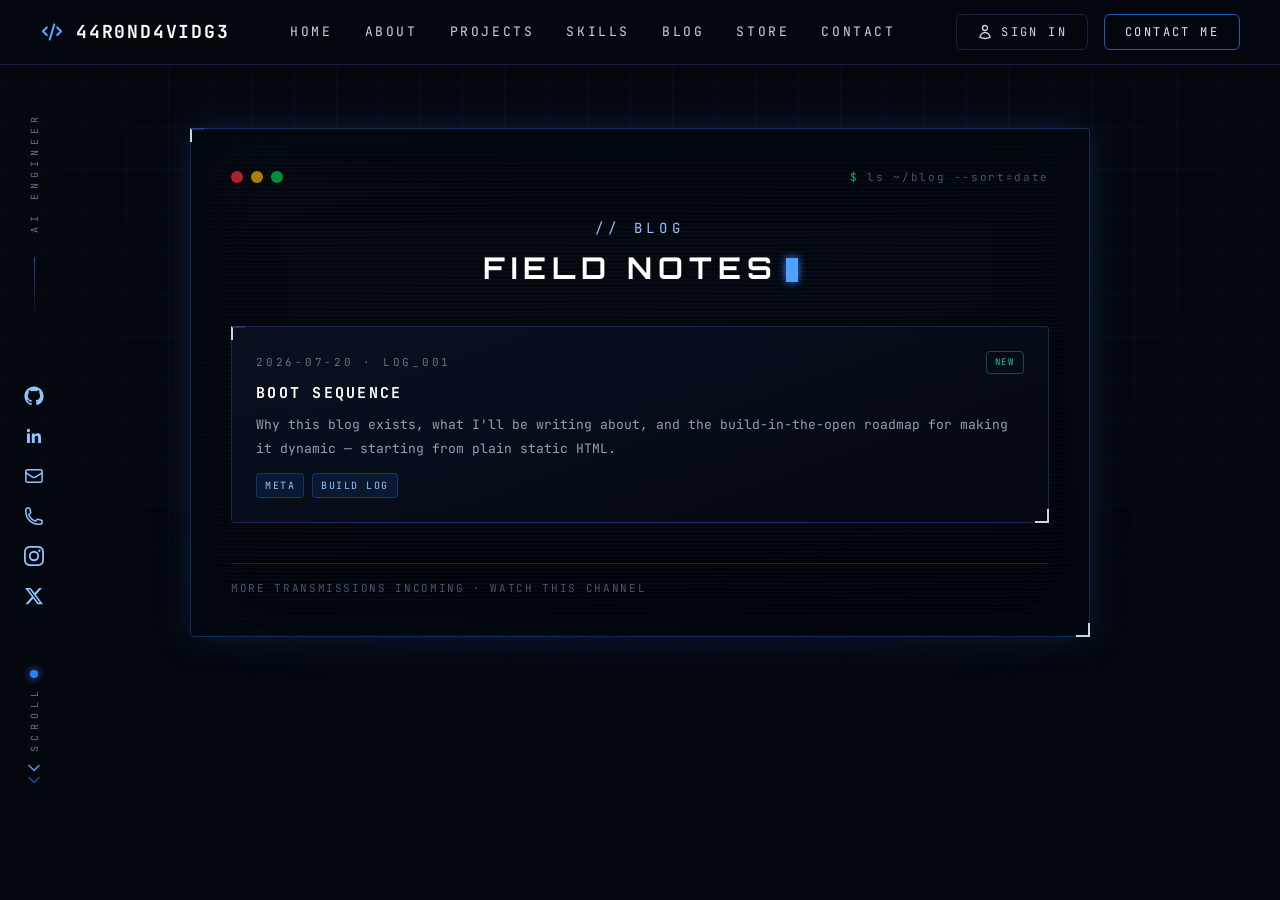
<file: blog/index.html>
<!DOCTYPE html>
<html lang="en">
<head>
<meta charset="UTF-8" />
<meta name="viewport" content="width=device-width, initial-scale=1.0" />
<title>Blog — Aaron Davidge</title>
<meta name="description" content="Field notes from Aaron Davidge on agentic AI development, security research, and building in the open." />
<meta name="theme-color" content="#04070e" />
<link rel="canonical" href="https://aarondavidge.com/blog/" />
<link rel="icon" href="../favicon.svg" type="image/svg+xml" />
<link rel="icon" href="../favicon-32.png" sizes="32x32" type="image/png" />
<link rel="icon" href="../favicon-16.png" sizes="16x16" type="image/png" />
<link rel="apple-touch-icon" href="../apple-touch-icon.png" />
<meta name="author" content="Aaron Davidge" />
<meta name="robots" content="index,follow" />
<meta property="og:type" content="website" />
<meta property="og:site_name" content="Aaron Davidge" />
<meta property="og:url" content="https://aarondavidge.com/blog/" />
<meta property="og:title" content="Blog — Aaron Davidge" />
<meta property="og:description" content="Field notes from Aaron Davidge on agentic AI development, security research, and building in the open." />
<meta property="og:image" content="https://aarondavidge.com/card_image.jpg" />
<meta property="og:image:type" content="image/jpeg" />
<meta name="twitter:card" content="summary_large_image" />
<meta name="twitter:site" content="@44r0nd4vidg3" />
<link rel="stylesheet" href="../tailwind.css" />
<link rel="preconnect" href="https://fonts.googleapis.com" />
<link rel="preconnect" href="https://fonts.gstatic.com" crossorigin />
<link href="https://fonts.googleapis.com/css2?family=JetBrains+Mono:wght@400;500;700;800&family=Orbitron:wght@700;900&display=swap" rel="stylesheet" />
<style>
  html { scroll-behavior: smooth; }
  body { background: #04070e; font-family: "JetBrains Mono", monospace; overflow-x: hidden; }

  .bg-grid {
    background-image:
      linear-gradient(rgba(59,130,246,.05) 1px, transparent 1px),
      linear-gradient(90deg, rgba(59,130,246,.05) 1px, transparent 1px);
    background-size: 42px 42px;
    mask-image: radial-gradient(ellipse 90% 80% at 50% 20%, black 40%, transparent 100%);
  }
  .vignette { background: radial-gradient(ellipse 120% 90% at 50% 0%, transparent 70%, rgba(4,7,14,.55) 100%); }

  .glow-btn { animation: btn-pulse 3.2s ease-in-out infinite; }
  @keyframes btn-pulse {
    0%, 100% { box-shadow: 0 0 14px rgba(59,130,246,.4), inset 0 0 12px rgba(59,130,246,.14); }
    50% { box-shadow: 0 0 26px rgba(96,165,250,.7), inset 0 0 18px rgba(59,130,246,.24); }
  }
  .glow-btn:hover { animation: none; box-shadow: 0 0 32px rgba(96,165,250,.85), inset 0 0 20px rgba(59,130,246,.3); }
  .icon-neon { animation: icon-pulse 3.2s ease-in-out infinite; }
  @keyframes icon-pulse {
    0%, 100% { filter: drop-shadow(0 0 3px rgba(59,130,246,.8)) drop-shadow(0 0 8px rgba(59,130,246,.4)); }
    50% { filter: drop-shadow(0 0 5px rgba(96,165,250,1)) drop-shadow(0 0 14px rgba(59,130,246,.6)); }
  }
  .neon-strong { animation: neon-pulse-strong 3.2s ease-in-out infinite; }
  @keyframes neon-pulse-strong {
    0%, 100% { filter: drop-shadow(0 0 4px rgba(96,165,250,1)) drop-shadow(0 0 12px rgba(59,130,246,.95)) drop-shadow(0 0 28px rgba(59,130,246,.7)); }
    50% { filter: drop-shadow(0 0 7px rgba(147,197,253,1)) drop-shadow(0 0 20px rgba(96,165,250,1)) drop-shadow(0 0 44px rgba(59,130,246,.85)); }
  }

  .card-panel {
    background: linear-gradient(160deg, rgba(10,18,34,.85), rgba(5,10,20,.9));
    border: 1px solid rgba(59,130,246,.25);
    backdrop-filter: blur(6px);
  }
  .term-section {
    background:
      repeating-linear-gradient(0deg, rgba(96,165,250,.03) 0 1px, transparent 1px 4px),
      linear-gradient(165deg, rgba(4,9,18,.94), rgba(2,5,11,.96));
    backdrop-filter: blur(8px);
    box-shadow: 0 0 40px rgba(59,130,246,.18), inset 0 0 80px rgba(3,8,16,.85);
  }
  .corner { position: relative; }
  .corner::before, .corner::after { content:""; position:absolute; width:14px; height:14px; border-color: rgba(96,165,250,.8); }
  .corner::before { top:-1px; left:-1px; border-top:2px solid; border-left:2px solid; border-top-color:inherit; }
  .corner::after { bottom:-1px; right:-1px; border-bottom:2px solid; border-right:2px solid; }

  @keyframes blink { 0%,49%{opacity:1} 50%,100%{opacity:0} }
  .cursor-blink { animation: blink 1s steps(1) infinite; }


  .vertical-label { writing-mode: vertical-rl; transform: rotate(180deg); letter-spacing: .5em; }

  @keyframes bob { 0%,100%{transform:translateY(0)} 50%{transform:translateY(6px)} }
  .bob { animation: bob 1.6s ease-in-out infinite; }
  .bob2 { animation: bob 1.6s ease-in-out .25s infinite; }

  ::selection { background: rgba(59,130,246,.4); }

  @media (prefers-reduced-motion: reduce) {
    *, *::before, *::after {
      animation-duration: .01ms !important;
      animation-iteration-count: 1 !important;
      transition-duration: .01ms !important;
    }
  }

  /* blog listing shims (classes not in compiled tailwind build) */
  .post-list > * + * { margin-top: 1.5rem; }
  .post-card:hover { border-color: rgba(59,130,246,.6); }
  .post-card:hover .post-title { color: #93c5fd; }
</style>
<!-- Google Analytics 4 -->
<script async src="https://www.googletagmanager.com/gtag/js?id=G-Y1MDZZWH85"></script>
<script>
window.dataLayer = window.dataLayer || [];
function gtag(){dataLayer.push(arguments);}
gtag('js', new Date());
gtag('config', 'G-Y1MDZZWH85');
</script>
<!-- Meta Pixel (inactive until ID is set) -->
<script>
const META_PIXEL_ID = '2108918419982043';
if (META_PIXEL_ID) {
  !function(f,b,e,v,n,t,s){if(f.fbq)return;n=f.fbq=function(){n.callMethod?
  n.callMethod.apply(n,arguments):n.queue.push(arguments)};if(!f._fbq)f._fbq=n;
  n.push=n;n.loaded=!0;n.version='2.0';n.queue=[];t=b.createElement(e);t.async=!0;
  t.src=v;s=b.getElementsByTagName(e)[0];s.parentNode.insertBefore(t,s)}(window,
  document,'script','https://connect.facebook.net/en_US/fbevents.js');
  fbq('init', META_PIXEL_ID);
  fbq('track', 'PageView');
}
</script>
<noscript><img height="1" width="1" style="display:none" src="https://www.facebook.com/tr?id=2108918419982043&ev=PageView&noscript=1" /></noscript>
</head>
<body class="text-slate-300 antialiased">

<div class="fixed inset-0 bg-grid pointer-events-none"></div>
<div class="fixed inset-0 vignette pointer-events-none"></div>

<!-- ============ NAVBAR ============ -->
<header class="fixed top-0 inset-x-0 z-50 bg-[#04070e]/80 backdrop-blur-md border-b border-[#12233f]">
  <nav class="max-w-[1880px] mx-auto flex items-center justify-between px-6 lg:px-10 h-16">
    <a href="../index.html" class="flex items-center gap-3 text-white font-bold tracking-widest text-lg">
      <svg class="w-6 h-6 text-blue-400" fill="none" stroke="currentColor" stroke-width="2.2" viewBox="0 0 24 24"><path stroke-linecap="round" stroke-linejoin="round" d="M6.75 7.5 3 11.25l3.75 3.75m10.5-7.5L21 11.25l-3.75 3.75M14.25 4.5l-4.5 15"/></svg>
      44R0ND4VIDG3
    </a>
    <ul class="hidden md:flex items-center gap-8 text-[13px] tracking-[0.2em] text-slate-300">
      <li><a href="../index.html" class="hover:text-blue-400 transition-colors">HOME</a></li>
      <li><a href="../index.html#about" class="hover:text-blue-400 transition-colors">ABOUT</a></li>
      <li><a href="../index.html#projects" class="hover:text-blue-400 transition-colors">PROJECTS</a></li>
      <li><a href="../index.html#skills" class="hover:text-blue-400 transition-colors">SKILLS</a></li>
      <li><a href="./" class="hover:text-blue-400 transition-colors">BLOG</a></li>
      <li><a href="https://store.aarondavidge.com" class="hover:text-blue-400 transition-colors">STORE</a></li>
      <li><a href="../contact.html" class="hover:text-blue-400 transition-colors">CONTACT</a></li>
    </ul>
    <div class="flex items-center gap-4">
      <a href="../signin.html" id="signin-btn" class="hidden sm:flex items-center gap-2 border border-[#12233f] rounded-md px-5 py-2 text-[12px] tracking-[0.2em] text-slate-300 hover:text-white hover:border-blue-500/70 transition-all">
        <svg class="w-4 h-4" fill="none" stroke="currentColor" stroke-width="2" viewBox="0 0 24 24"><path stroke-linecap="round" stroke-linejoin="round" d="M15.75 6a3.75 3.75 0 1 1-7.5 0 3.75 3.75 0 0 1 7.5 0ZM4.501 20.118a7.5 7.5 0 0 1 14.998 0A17.933 17.933 0 0 1 12 21.75c-2.676 0-5.216-.584-7.499-1.632Z"/></svg>
        SIGN IN
      </a>
      <a href="../contact.html" class="glow-btn hidden sm:flex items-center gap-2 border border-blue-500/70 rounded-md px-5 py-2 text-[12px] tracking-[0.2em] text-blue-100 hover:text-white transition-all">CONTACT ME</a>
      <button id="menu-btn" type="button" aria-label="Toggle menu" class="md:hidden icon-neon text-blue-300 hover:text-white transition-colors cursor-pointer">
        <svg id="menu-icon-open" class="w-7 h-7" fill="none" stroke="currentColor" stroke-width="1.8" viewBox="0 0 24 24"><path stroke-linecap="round" stroke-linejoin="round" d="M3.75 6.75h16.5M3.75 12h16.5m-16.5 5.25h16.5"/></svg>
        <svg id="menu-icon-close" class="w-7 h-7 hidden" fill="none" stroke="currentColor" stroke-width="1.8" viewBox="0 0 24 24"><path stroke-linecap="round" stroke-linejoin="round" d="M6 18 18 6M6 6l12 12"/></svg>
      </button>
    </div>
  </nav>
  <!-- mobile menu -->
  <div id="mobile-menu" class="hidden md:hidden border-t border-[#12233f] bg-[#04070e]/95 backdrop-blur-md">
    <ul class="flex flex-col px-6 py-4 gap-4 text-[13px] tracking-[0.2em] text-slate-300">
      <li><a href="../index.html" class="block py-1 hover:text-blue-400 transition-colors">HOME</a></li>
      <li><a href="../index.html#about" class="block py-1 hover:text-blue-400 transition-colors">ABOUT</a></li>
      <li><a href="../index.html#projects" class="block py-1 hover:text-blue-400 transition-colors">PROJECTS</a></li>
      <li><a href="../index.html#skills" class="block py-1 hover:text-blue-400 transition-colors">SKILLS</a></li>
      <li><a href="./" class="block py-1 hover:text-blue-400 transition-colors">BLOG</a></li>
      <li><a href="https://store.aarondavidge.com" class="block py-1 hover:text-blue-400 transition-colors">STORE</a></li>
      <li><a href="../contact.html" class="block py-1 hover:text-blue-400 transition-colors">CONTACT</a></li>
      <li><a href="../signin.html" class="block py-1 hover:text-blue-400 transition-colors">SIGN IN</a></li>
    </ul>
  </div>
</header>

<!-- mobile social bar (vertical rail replacement) -->
<div class="lg:hidden fixed bottom-0 inset-x-0 z-40 bg-[#04070e]/85 backdrop-blur-md border-t border-[#12233f] flex items-center justify-around py-3">
  <a href="https://github.com/44r0nd4vidg3" target="_blank" rel="noopener" aria-label="GitHub" class="icon-neon text-blue-300 hover:text-white transition-colors">
    <svg class="w-5 h-5" fill="currentColor" viewBox="0 0 24 24"><path d="M12 .5C5.65.5.5 5.65.5 12c0 5.08 3.29 9.39 7.86 10.91.58.11.79-.25.79-.56 0-.27-.01-1.17-.02-2.12-3.2.7-3.88-1.36-3.88-1.36-.52-1.33-1.28-1.68-1.28-1.68-1.04-.71.08-.7.08-.7 1.15.08 1.76 1.19 1.76 1.19 1.03 1.76 2.69 1.25 3.34.96.1-.75.4-1.25.72-1.54-2.55-.29-5.24-1.28-5.24-5.7 0-1.26.45-2.29 1.19-3.09-.12-.29-.52-1.46.11-3.05 0 0 .97-.31 3.17 1.18a11 11 0 0 1 5.78 0c2.2-1.49 3.17-1.18 3.17-1.18.63 1.59.23 2.76.11 3.05.74.8 1.19 1.83 1.19 3.09 0 4.43-2.7 5.4-5.27 5.69.41.35.78 1.05.78 2.12 0 1.53-.01 2.76-.01 3.14 0 .31.21.68.8.56A10.52 10.52 0 0 0 23.5 12C23.5 5.65 18.35.5 12 .5Z"/></svg>
  </a>
  <a href="https://www.linkedin.com/in/aarondavidge/" target="_blank" rel="noopener" aria-label="LinkedIn" class="icon-neon text-blue-300 hover:text-white transition-colors">
    <svg class="w-5 h-5" fill="currentColor" viewBox="0 0 24 24"><path d="M20.45 20.45h-3.55v-5.57c0-1.33-.03-3.04-1.85-3.04-1.86 0-2.14 1.45-2.14 2.94v5.67H9.35V9h3.41v1.56h.05c.47-.9 1.63-1.85 3.36-1.85 3.6 0 4.27 2.37 4.27 5.46v6.28ZM5.34 7.43a2.06 2.06 0 1 1 0-4.12 2.06 2.06 0 0 1 0 4.12ZM7.12 20.45H3.55V9h3.57v11.45Z"/></svg>
  </a>
  <a href="mailto:aaron@aarondavidge.com" aria-label="Email" class="icon-neon text-blue-300 hover:text-white transition-colors">
    <svg class="w-5 h-5" fill="none" stroke="currentColor" stroke-width="1.8" viewBox="0 0 24 24"><path stroke-linecap="round" stroke-linejoin="round" d="M21.75 6.75v10.5a2.25 2.25 0 0 1-2.25 2.25h-15a2.25 2.25 0 0 1-2.25-2.25V6.75m19.5 0A2.25 2.25 0 0 0 19.5 4.5h-15a2.25 2.25 0 0 0-2.25 2.25m19.5 0v.24a2.25 2.25 0 0 1-1.07 1.92l-7.5 4.62a2.25 2.25 0 0 1-2.36 0L3.32 8.91a2.25 2.25 0 0 1-1.07-1.92v-.24"/></svg>
  </a>
  <a href="tel:+15044703770" aria-label="Phone" class="icon-neon text-blue-300 hover:text-white transition-colors">
    <svg class="w-5 h-5" fill="none" stroke="currentColor" stroke-width="1.8" viewBox="0 0 24 24"><path stroke-linecap="round" stroke-linejoin="round" d="M2.25 6.75c0 8.284 6.716 15 15 15h2.25a2.25 2.25 0 0 0 2.25-2.25v-1.372c0-.516-.351-.966-.852-1.091l-4.423-1.106c-.44-.11-.902.055-1.173.417l-.97 1.293c-.282.376-.769.542-1.21.38a12.035 12.035 0 0 1-7.143-7.143c-.162-.441.004-.928.38-1.21l1.293-.97c.363-.271.527-.734.417-1.173L6.963 3.102a1.125 1.125 0 0 0-1.091-.852H4.5A2.25 2.25 0 0 0 2.25 4.5v2.25Z"/></svg>
  </a>
  <a href="https://www.instagram.com/aarondavidge.ai" target="_blank" rel="noopener" aria-label="Instagram" class="icon-neon text-blue-300 hover:text-white transition-colors">
    <svg class="w-5 h-5" fill="currentColor" viewBox="0 0 24 24"><path d="M12 2.16c3.2 0 3.58.01 4.85.07 1.17.05 1.8.25 2.23.41.56.22.96.48 1.38.9.42.42.68.82.9 1.38.16.42.36 1.06.41 2.23.06 1.27.07 1.65.07 4.85s-.01 3.58-.07 4.85c-.05 1.17-.25 1.8-.41 2.23-.22.56-.48.96-.9 1.38-.42.42-.82.68-1.38.9-.42.16-1.06.36-2.23.41-1.27.06-1.65.07-4.85.07s-3.58-.01-4.85-.07c-1.17-.05-1.8-.25-2.23-.41a3.72 3.72 0 0 1-1.38-.9 3.72 3.72 0 0 1-.9-1.38c-.16-.42-.36-1.06-.41-2.23-.06-1.27-.07-1.65-.07-4.85s.01-3.58.07-4.85c.05-1.17.25-1.8.41-2.23.22-.56.48-.96.9-1.38.42-.42.82-.68 1.38-.9.42-.16 1.06-.36 2.23-.41 1.27-.06 1.65-.07 4.85-.07M12 0C8.74 0 8.33.01 7.05.07 5.78.13 4.9.33 4.14.63a5.88 5.88 0 0 0-2.13 1.38A5.88 5.88 0 0 0 .63 4.14C.33 4.9.13 5.78.07 7.05.01 8.33 0 8.74 0 12s.01 3.67.07 4.95c.06 1.27.26 2.15.56 2.91.31.8.72 1.48 1.38 2.13a5.88 5.88 0 0 0 2.13 1.38c.76.3 1.64.5 2.91.56C8.33 23.99 8.74 24 12 24s3.67-.01 4.95-.07c1.27-.06 2.15-.26 2.91-.56a5.88 5.88 0 0 0 2.13-1.38 5.88 5.88 0 0 0 1.38-2.13c.3-.76.5-1.64.56-2.91.06-1.28.07-1.69.07-4.95s-.01-3.67-.07-4.95c-.06-1.27-.26-2.15-.56-2.91a5.88 5.88 0 0 0-1.38-2.13A5.88 5.88 0 0 0 19.86.63c-.76-.3-1.64-.5-2.91-.56C15.67.01 15.26 0 12 0Zm0 5.84A6.16 6.16 0 1 0 18.16 12 6.16 6.16 0 0 0 12 5.84Zm0 10.16A4 4 0 1 1 16 12a4 4 0 0 1-4 4Zm7.85-10.4a1.44 1.44 0 1 1-1.44-1.44 1.44 1.44 0 0 1 1.44 1.44Z"/></svg>
  </a>
  <a href="https://x.com/44r0nd4vidg3" target="_blank" rel="noopener" aria-label="X" class="icon-neon text-blue-300 hover:text-white transition-colors">
    <svg class="w-5 h-5" fill="currentColor" viewBox="0 0 24 24"><path d="M18.244 2.25h3.308l-7.227 8.26 8.502 11.24H16.17l-5.214-6.817L4.99 21.75H1.68l7.73-8.835L1.254 2.25H8.08l4.713 6.231 5.45-6.231Zm-1.161 17.52h1.833L7.084 4.126H5.117l11.966 15.644Z"/></svg>
  </a>
</div>

<!-- ============ LEFT RAIL ============ -->
<aside class="hidden lg:flex fixed left-6 top-0 bottom-0 z-40 flex-col items-center justify-between py-28 pointer-events-none">
  <div class="flex flex-col items-center gap-6">
    <span class="vertical-label text-[10px] text-slate-500 tracking-[0.5em]">AI ENGINEER</span>
    <span class="w-px h-16 bg-gradient-to-b from-blue-500/60 to-transparent"></span>
  </div>
  <div class="flex flex-col items-center gap-5 pointer-events-auto">
    <a href="https://github.com/44r0nd4vidg3" target="_blank" rel="noopener" aria-label="GitHub" class="icon-neon text-blue-300 hover:text-white transition-colors">
      <svg class="w-5 h-5" fill="currentColor" viewBox="0 0 24 24"><path d="M12 .5C5.65.5.5 5.65.5 12c0 5.08 3.29 9.39 7.86 10.91.58.11.79-.25.79-.56 0-.27-.01-1.17-.02-2.12-3.2.7-3.88-1.36-3.88-1.36-.52-1.33-1.28-1.68-1.28-1.68-1.04-.71.08-.7.08-.7 1.15.08 1.76 1.19 1.76 1.19 1.03 1.76 2.69 1.25 3.34.96.1-.75.4-1.25.72-1.54-2.55-.29-5.24-1.28-5.24-5.7 0-1.26.45-2.29 1.19-3.09-.12-.29-.52-1.46.11-3.05 0 0 .97-.31 3.17 1.18a11 11 0 0 1 5.78 0c2.2-1.49 3.17-1.18 3.17-1.18.63 1.59.23 2.76.11 3.05.74.8 1.19 1.83 1.19 3.09 0 4.43-2.7 5.4-5.27 5.69.41.35.78 1.05.78 2.12 0 1.53-.01 2.76-.01 3.14 0 .31.21.68.8.56A10.52 10.52 0 0 0 23.5 12C23.5 5.65 18.35.5 12 .5Z"/></svg>
    </a>
    <a href="https://www.linkedin.com/in/aarondavidge/" target="_blank" rel="noopener" aria-label="LinkedIn" class="icon-neon text-blue-300 hover:text-white transition-colors">
      <svg class="w-5 h-5" fill="currentColor" viewBox="0 0 24 24"><path d="M20.45 20.45h-3.55v-5.57c0-1.33-.03-3.04-1.85-3.04-1.86 0-2.14 1.45-2.14 2.94v5.67H9.35V9h3.41v1.56h.05c.47-.9 1.63-1.85 3.36-1.85 3.6 0 4.27 2.37 4.27 5.46v6.28ZM5.34 7.43a2.06 2.06 0 1 1 0-4.12 2.06 2.06 0 0 1 0 4.12ZM7.12 20.45H3.55V9h3.57v11.45Z"/></svg>
    </a>
    <a href="mailto:aaron@aarondavidge.com" aria-label="Email" class="icon-neon text-blue-300 hover:text-white transition-colors">
      <svg class="w-5 h-5" fill="none" stroke="currentColor" stroke-width="1.8" viewBox="0 0 24 24"><path stroke-linecap="round" stroke-linejoin="round" d="M21.75 6.75v10.5a2.25 2.25 0 0 1-2.25 2.25h-15a2.25 2.25 0 0 1-2.25-2.25V6.75m19.5 0A2.25 2.25 0 0 0 19.5 4.5h-15a2.25 2.25 0 0 0-2.25 2.25m19.5 0v.24a2.25 2.25 0 0 1-1.07 1.92l-7.5 4.62a2.25 2.25 0 0 1-2.36 0L3.32 8.91a2.25 2.25 0 0 1-1.07-1.92v-.24"/></svg>
    </a>
    <a href="tel:+15044703770" aria-label="Phone" class="icon-neon text-blue-300 hover:text-white transition-colors">
      <svg class="w-5 h-5" fill="none" stroke="currentColor" stroke-width="1.8" viewBox="0 0 24 24"><path stroke-linecap="round" stroke-linejoin="round" d="M2.25 6.75c0 8.284 6.716 15 15 15h2.25a2.25 2.25 0 0 0 2.25-2.25v-1.372c0-.516-.351-.966-.852-1.091l-4.423-1.106c-.44-.11-.902.055-1.173.417l-.97 1.293c-.282.376-.769.542-1.21.38a12.035 12.035 0 0 1-7.143-7.143c-.162-.441.004-.928.38-1.21l1.293-.97c.363-.271.527-.734.417-1.173L6.963 3.102a1.125 1.125 0 0 0-1.091-.852H4.5A2.25 2.25 0 0 0 2.25 4.5v2.25Z"/></svg>
    </a>
    <a href="https://www.instagram.com/aarondavidge.ai" target="_blank" rel="noopener" aria-label="Instagram" class="icon-neon text-blue-300 hover:text-white transition-colors">
      <svg class="w-5 h-5" fill="currentColor" viewBox="0 0 24 24"><path d="M12 2.16c3.2 0 3.58.01 4.85.07 1.17.05 1.8.25 2.23.41.56.22.96.48 1.38.9.42.42.68.82.9 1.38.16.42.36 1.06.41 2.23.06 1.27.07 1.65.07 4.85s-.01 3.58-.07 4.85c-.05 1.17-.25 1.8-.41 2.23-.22.56-.48.96-.9 1.38-.42.42-.82.68-1.38.9-.42.16-1.06.36-2.23.41-1.27.06-1.65.07-4.85.07s-3.58-.01-4.85-.07c-1.17-.05-1.8-.25-2.23-.41a3.72 3.72 0 0 1-1.38-.9 3.72 3.72 0 0 1-.9-1.38c-.16-.42-.36-1.06-.41-2.23-.06-1.27-.07-1.65-.07-4.85s.01-3.58.07-4.85c.05-1.17.25-1.8.41-2.23.22-.56.48-.96.9-1.38.42-.42.82-.68 1.38-.9.42-.16 1.06-.36 2.23-.41 1.27-.06 1.65-.07 4.85-.07M12 0C8.74 0 8.33.01 7.05.07 5.78.13 4.9.33 4.14.63a5.88 5.88 0 0 0-2.13 1.38A5.88 5.88 0 0 0 .63 4.14C.33 4.9.13 5.78.07 7.05.01 8.33 0 8.74 0 12s.01 3.67.07 4.95c.06 1.27.26 2.15.56 2.91.31.8.72 1.48 1.38 2.13a5.88 5.88 0 0 0 2.13 1.38c.76.3 1.64.5 2.91.56C8.33 23.99 8.74 24 12 24s3.67-.01 4.95-.07c1.27-.06 2.15-.26 2.91-.56a5.88 5.88 0 0 0 2.13-1.38 5.88 5.88 0 0 0 1.38-2.13c.3-.76.5-1.64.56-2.91.06-1.28.07-1.69.07-4.95s-.01-3.67-.07-4.95c-.06-1.27-.26-2.15-.56-2.91a5.88 5.88 0 0 0-1.38-2.13A5.88 5.88 0 0 0 19.86.63c-.76-.3-1.64-.5-2.91-.56C15.67.01 15.26 0 12 0Zm0 5.84A6.16 6.16 0 1 0 18.16 12 6.16 6.16 0 0 0 12 5.84Zm0 10.16A4 4 0 1 1 16 12a4 4 0 0 1-4 4Zm7.85-10.4a1.44 1.44 0 1 1-1.44-1.44 1.44 1.44 0 0 1 1.44 1.44Z"/></svg>
    </a>
    <a href="https://x.com/44r0nd4vidg3" target="_blank" rel="noopener" aria-label="X" class="icon-neon text-blue-300 hover:text-white transition-colors">
      <svg class="w-5 h-5" fill="currentColor" viewBox="0 0 24 24"><path d="M18.244 2.25h3.308l-7.227 8.26 8.502 11.24H16.17l-5.214-6.817L4.99 21.75H1.68l7.73-8.835L1.254 2.25H8.08l4.713 6.231 5.45-6.231Zm-1.161 17.52h1.833L7.084 4.126H5.117l11.966 15.644Z"/></svg>
    </a>
  </div>
  <div class="flex flex-col items-center gap-2">
    <span class="w-2 h-2 rounded-full bg-blue-500 shadow-[0_0_8px_#3b82f6]"></span>
    <span class="vertical-label text-[10px] text-slate-500">SCROLL</span>
    <svg class="w-4 h-4 text-blue-400 bob" fill="none" stroke="currentColor" stroke-width="2" viewBox="0 0 24 24"><path stroke-linecap="round" stroke-linejoin="round" d="m19.5 8.25-7.5 7.5-7.5-7.5"/></svg>
    <svg class="w-4 h-4 text-blue-500/60 bob2 -mt-3" fill="none" stroke="currentColor" stroke-width="2" viewBox="0 0 24 24"><path stroke-linecap="round" stroke-linejoin="round" d="m19.5 8.25-7.5 7.5-7.5-7.5"/></svg>
  </div>
</aside>

<!-- ============ BLOG ============ -->
<main class="relative z-10 max-w-[1880px] mx-auto px-6 md:px-10 lg:px-20 pt-32 pb-24">
  <div class="term-section corner border border-blue-500/30 rounded-sm p-6 lg:p-10 max-w-[900px] mx-auto w-full">
    <div class="flex items-center justify-between mb-8">
      <div class="flex gap-2">
        <span class="w-3 h-3 rounded-full bg-red-500/70"></span>
        <span class="w-3 h-3 rounded-full bg-yellow-500/70"></span>
        <span class="w-3 h-3 rounded-full bg-green-500/70"></span>
      </div>
      <p class="text-[11px] tracking-[0.15em] text-slate-600 font-mono"><span class="text-green-400/80">$</span> ls ~/blog --sort=date</p>
    </div>

    <p class="neon-strong text-center text-blue-300 text-sm tracking-[0.35em] mb-3">// BLOG</p>
    <h1 class="text-center font-display text-white text-2xl lg:text-3xl tracking-[0.2em] font-bold mb-10">FIELD NOTES<span class="cursor-blink inline-block w-3 h-6 bg-blue-400 shadow-[0_0_8px_#3b82f6] ml-2 align-middle"></span></h1>

    <div class="post-list">

      <a href="boot-sequence/" class="post-card card-panel corner rounded-sm p-6 block transition-all">
        <div class="flex items-center justify-between mb-2">
          <p class="text-[11px] tracking-[0.25em] text-slate-500">2026-07-20 · LOG_001</p>
          <span class="text-[9px] tracking-[0.2em] text-emerald-400 border rounded px-2 py-1" style="border-color:rgba(16,185,129,.4)">NEW</span>
        </div>
        <h2 class="post-title text-white text-[15px] tracking-[0.15em] font-bold mb-2 transition-colors">BOOT SEQUENCE</h2>
        <p class="text-[13px] leading-6 text-slate-400 mb-3">Why this blog exists, what I'll be writing about, and the build-in-the-open roadmap for making it dynamic — starting from plain static HTML.</p>
        <div class="flex flex-wrap gap-2">
          <span class="text-[10px] tracking-[0.15em] text-blue-300 bg-blue-500/10 border border-blue-500/30 rounded px-2 py-1">META</span>
          <span class="text-[10px] tracking-[0.15em] text-blue-300 bg-blue-500/10 border border-blue-500/30 rounded px-2 py-1">BUILD LOG</span>
        </div>
      </a>

    </div>

    <p class="text-[11px] tracking-[0.15em] text-slate-600 mt-10 pt-4 border-t border-[#12233f]">MORE TRANSMISSIONS INCOMING · WATCH THIS CHANNEL</p>
  </div>
</main>

<script>
/* ---------- mobile menu toggle ---------- */
const menuBtn = document.getElementById('menu-btn');
const mobileMenu = document.getElementById('mobile-menu');
const menuOpen = document.getElementById('menu-icon-open');
const menuClose = document.getElementById('menu-icon-close');
menuBtn.addEventListener('click', () => {
  mobileMenu.classList.toggle('hidden');
  menuOpen.classList.toggle('hidden');
  menuClose.classList.toggle('hidden');
});
mobileMenu.querySelectorAll('a').forEach(a => a.addEventListener('click', () => {
  mobileMenu.classList.add('hidden');
  menuOpen.classList.remove('hidden');
  menuClose.classList.add('hidden');
}));
</script>
</body>
</html>
</file>
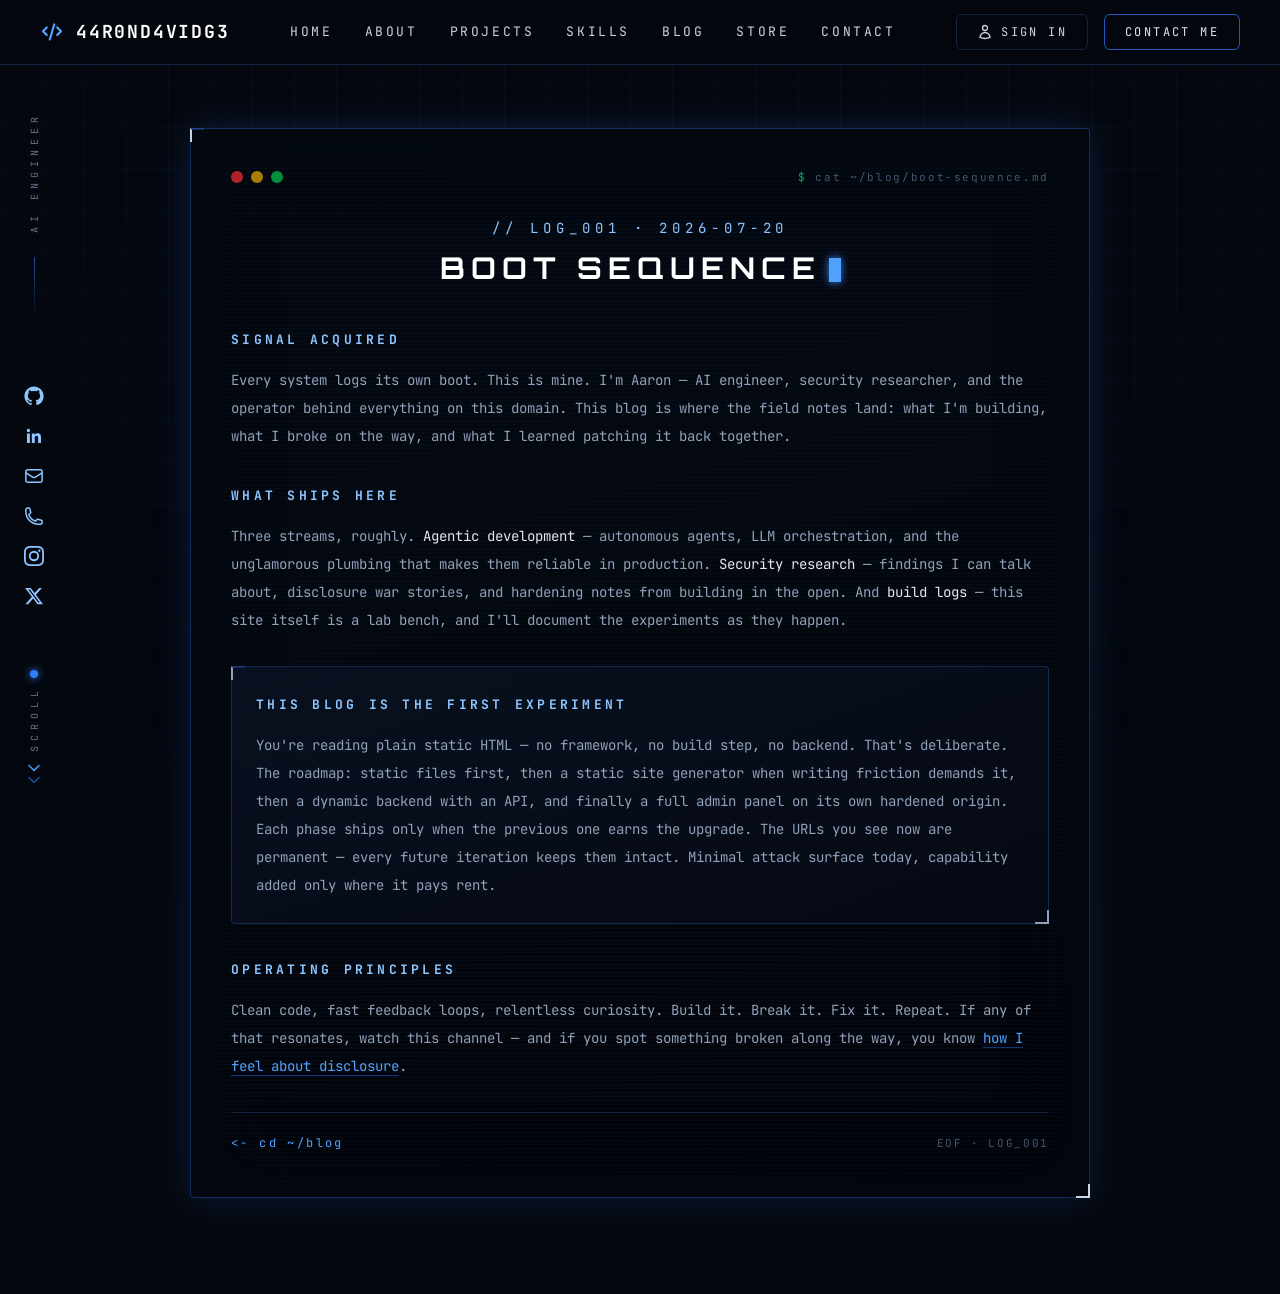
<file: blog/boot-sequence/index.html>
<!DOCTYPE html>
<html lang="en">
<head>
<meta charset="UTF-8" />
<meta name="viewport" content="width=device-width, initial-scale=1.0" />
<title>Boot Sequence — Aaron Davidge</title>
<meta name="description" content="Log 001: why this blog exists, what ships here, and the static-first roadmap for building it in the open." />
<meta name="theme-color" content="#04070e" />
<link rel="canonical" href="https://aarondavidge.com/blog/boot-sequence/" />
<link rel="icon" href="../../favicon.svg" type="image/svg+xml" />
<link rel="icon" href="../../favicon-32.png" sizes="32x32" type="image/png" />
<link rel="icon" href="../../favicon-16.png" sizes="16x16" type="image/png" />
<link rel="apple-touch-icon" href="../../apple-touch-icon.png" />
<meta name="author" content="Aaron Davidge" />
<meta name="robots" content="index,follow" />
<meta property="og:type" content="website" />
<meta property="og:site_name" content="Aaron Davidge" />
<meta property="og:url" content="https://aarondavidge.com/blog/boot-sequence/" />
<meta property="og:title" content="Boot Sequence — Aaron Davidge" />
<meta property="og:description" content="Log 001: why this blog exists, what ships here, and the static-first roadmap for building it in the open." />
<meta property="og:image" content="https://aarondavidge.com/card_image.jpg" />
<meta property="og:image:type" content="image/jpeg" />
<meta name="twitter:card" content="summary_large_image" />
<meta name="twitter:site" content="@44r0nd4vidg3" />
<link rel="stylesheet" href="../../tailwind.css" />
<link rel="preconnect" href="https://fonts.googleapis.com" />
<link rel="preconnect" href="https://fonts.gstatic.com" crossorigin />
<link href="https://fonts.googleapis.com/css2?family=JetBrains+Mono:wght@400;500;700;800&family=Orbitron:wght@700;900&display=swap" rel="stylesheet" />
<style>
  html { scroll-behavior: smooth; }
  body { background: #04070e; font-family: "JetBrains Mono", monospace; overflow-x: hidden; }

  .bg-grid {
    background-image:
      linear-gradient(rgba(59,130,246,.05) 1px, transparent 1px),
      linear-gradient(90deg, rgba(59,130,246,.05) 1px, transparent 1px);
    background-size: 42px 42px;
    mask-image: radial-gradient(ellipse 90% 80% at 50% 20%, black 40%, transparent 100%);
  }
  .vignette { background: radial-gradient(ellipse 120% 90% at 50% 0%, transparent 70%, rgba(4,7,14,.55) 100%); }

  .glow-btn { animation: btn-pulse 3.2s ease-in-out infinite; }
  @keyframes btn-pulse {
    0%, 100% { box-shadow: 0 0 14px rgba(59,130,246,.4), inset 0 0 12px rgba(59,130,246,.14); }
    50% { box-shadow: 0 0 26px rgba(96,165,250,.7), inset 0 0 18px rgba(59,130,246,.24); }
  }
  .glow-btn:hover { animation: none; box-shadow: 0 0 32px rgba(96,165,250,.85), inset 0 0 20px rgba(59,130,246,.3); }
  .icon-neon { animation: icon-pulse 3.2s ease-in-out infinite; }
  @keyframes icon-pulse {
    0%, 100% { filter: drop-shadow(0 0 3px rgba(59,130,246,.8)) drop-shadow(0 0 8px rgba(59,130,246,.4)); }
    50% { filter: drop-shadow(0 0 5px rgba(96,165,250,1)) drop-shadow(0 0 14px rgba(59,130,246,.6)); }
  }
  .neon-strong { animation: neon-pulse-strong 3.2s ease-in-out infinite; }
  @keyframes neon-pulse-strong {
    0%, 100% { filter: drop-shadow(0 0 4px rgba(96,165,250,1)) drop-shadow(0 0 12px rgba(59,130,246,.95)) drop-shadow(0 0 28px rgba(59,130,246,.7)); }
    50% { filter: drop-shadow(0 0 7px rgba(147,197,253,1)) drop-shadow(0 0 20px rgba(96,165,250,1)) drop-shadow(0 0 44px rgba(59,130,246,.85)); }
  }

  .card-panel {
    background: linear-gradient(160deg, rgba(10,18,34,.85), rgba(5,10,20,.9));
    border: 1px solid rgba(59,130,246,.25);
    backdrop-filter: blur(6px);
  }
  .term-section {
    background:
      repeating-linear-gradient(0deg, rgba(96,165,250,.03) 0 1px, transparent 1px 4px),
      linear-gradient(165deg, rgba(4,9,18,.94), rgba(2,5,11,.96));
    backdrop-filter: blur(8px);
    box-shadow: 0 0 40px rgba(59,130,246,.18), inset 0 0 80px rgba(3,8,16,.85);
  }
  .corner { position: relative; }
  .corner::before, .corner::after { content:""; position:absolute; width:14px; height:14px; border-color: rgba(96,165,250,.8); }
  .corner::before { top:-1px; left:-1px; border-top:2px solid; border-left:2px solid; border-top-color:inherit; }
  .corner::after { bottom:-1px; right:-1px; border-bottom:2px solid; border-right:2px solid; }

  @keyframes blink { 0%,49%{opacity:1} 50%,100%{opacity:0} }
  .cursor-blink { animation: blink 1s steps(1) infinite; }


  .vertical-label { writing-mode: vertical-rl; transform: rotate(180deg); letter-spacing: .5em; }

  @keyframes bob { 0%,100%{transform:translateY(0)} 50%{transform:translateY(6px)} }
  .bob { animation: bob 1.6s ease-in-out infinite; }
  .bob2 { animation: bob 1.6s ease-in-out .25s infinite; }

  ::selection { background: rgba(59,130,246,.4); }

  @media (prefers-reduced-motion: reduce) {
    *, *::before, *::after {
      animation-duration: .01ms !important;
      animation-iteration-count: 1 !important;
      transition-duration: .01ms !important;
    }
  }
</style>
<!-- Google Analytics 4 -->
<script async src="https://www.googletagmanager.com/gtag/js?id=G-Y1MDZZWH85"></script>
<script>
window.dataLayer = window.dataLayer || [];
function gtag(){dataLayer.push(arguments);}
gtag('js', new Date());
gtag('config', 'G-Y1MDZZWH85');
</script>
<!-- Meta Pixel (inactive until ID is set) -->
<script>
const META_PIXEL_ID = '2108918419982043';
if (META_PIXEL_ID) {
  !function(f,b,e,v,n,t,s){if(f.fbq)return;n=f.fbq=function(){n.callMethod?
  n.callMethod.apply(n,arguments):n.queue.push(arguments)};if(!f._fbq)f._fbq=n;
  n.push=n;n.loaded=!0;n.version='2.0';n.queue=[];t=b.createElement(e);t.async=!0;
  t.src=v;s=b.getElementsByTagName(e)[0];s.parentNode.insertBefore(t,s)}(window,
  document,'script','https://connect.facebook.net/en_US/fbevents.js');
  fbq('init', META_PIXEL_ID);
  fbq('track', 'PageView');
}
</script>
<noscript><img height="1" width="1" style="display:none" src="https://www.facebook.com/tr?id=2108918419982043&ev=PageView&noscript=1" /></noscript>
</head>
<body class="text-slate-300 antialiased">

<div class="fixed inset-0 bg-grid pointer-events-none"></div>
<div class="fixed inset-0 vignette pointer-events-none"></div>

<!-- ============ NAVBAR ============ -->
<header class="fixed top-0 inset-x-0 z-50 bg-[#04070e]/80 backdrop-blur-md border-b border-[#12233f]">
  <nav class="max-w-[1880px] mx-auto flex items-center justify-between px-6 lg:px-10 h-16">
    <a href="../../index.html" class="flex items-center gap-3 text-white font-bold tracking-widest text-lg">
      <svg class="w-6 h-6 text-blue-400" fill="none" stroke="currentColor" stroke-width="2.2" viewBox="0 0 24 24"><path stroke-linecap="round" stroke-linejoin="round" d="M6.75 7.5 3 11.25l3.75 3.75m10.5-7.5L21 11.25l-3.75 3.75M14.25 4.5l-4.5 15"/></svg>
      44R0ND4VIDG3
    </a>
    <ul class="hidden md:flex items-center gap-8 text-[13px] tracking-[0.2em] text-slate-300">
      <li><a href="../../index.html" class="hover:text-blue-400 transition-colors">HOME</a></li>
      <li><a href="../../index.html#about" class="hover:text-blue-400 transition-colors">ABOUT</a></li>
      <li><a href="../../index.html#projects" class="hover:text-blue-400 transition-colors">PROJECTS</a></li>
      <li><a href="../../index.html#skills" class="hover:text-blue-400 transition-colors">SKILLS</a></li>
      <li><a href="../" class="hover:text-blue-400 transition-colors">BLOG</a></li>
      <li><a href="https://store.aarondavidge.com" class="hover:text-blue-400 transition-colors">STORE</a></li>
      <li><a href="../../contact.html" class="hover:text-blue-400 transition-colors">CONTACT</a></li>
    </ul>
    <div class="flex items-center gap-4">
      <a href="../../signin.html" id="signin-btn" class="hidden sm:flex items-center gap-2 border border-[#12233f] rounded-md px-5 py-2 text-[12px] tracking-[0.2em] text-slate-300 hover:text-white hover:border-blue-500/70 transition-all">
        <svg class="w-4 h-4" fill="none" stroke="currentColor" stroke-width="2" viewBox="0 0 24 24"><path stroke-linecap="round" stroke-linejoin="round" d="M15.75 6a3.75 3.75 0 1 1-7.5 0 3.75 3.75 0 0 1 7.5 0ZM4.501 20.118a7.5 7.5 0 0 1 14.998 0A17.933 17.933 0 0 1 12 21.75c-2.676 0-5.216-.584-7.499-1.632Z"/></svg>
        SIGN IN
      </a>
      <a href="../../contact.html" class="glow-btn hidden sm:flex items-center gap-2 border border-blue-500/70 rounded-md px-5 py-2 text-[12px] tracking-[0.2em] text-blue-100 hover:text-white transition-all">CONTACT ME</a>
      <button id="menu-btn" type="button" aria-label="Toggle menu" class="md:hidden icon-neon text-blue-300 hover:text-white transition-colors cursor-pointer">
        <svg id="menu-icon-open" class="w-7 h-7" fill="none" stroke="currentColor" stroke-width="1.8" viewBox="0 0 24 24"><path stroke-linecap="round" stroke-linejoin="round" d="M3.75 6.75h16.5M3.75 12h16.5m-16.5 5.25h16.5"/></svg>
        <svg id="menu-icon-close" class="w-7 h-7 hidden" fill="none" stroke="currentColor" stroke-width="1.8" viewBox="0 0 24 24"><path stroke-linecap="round" stroke-linejoin="round" d="M6 18 18 6M6 6l12 12"/></svg>
      </button>
    </div>
  </nav>
  <!-- mobile menu -->
  <div id="mobile-menu" class="hidden md:hidden border-t border-[#12233f] bg-[#04070e]/95 backdrop-blur-md">
    <ul class="flex flex-col px-6 py-4 gap-4 text-[13px] tracking-[0.2em] text-slate-300">
      <li><a href="../../index.html" class="block py-1 hover:text-blue-400 transition-colors">HOME</a></li>
      <li><a href="../../index.html#about" class="block py-1 hover:text-blue-400 transition-colors">ABOUT</a></li>
      <li><a href="../../index.html#projects" class="block py-1 hover:text-blue-400 transition-colors">PROJECTS</a></li>
      <li><a href="../../index.html#skills" class="block py-1 hover:text-blue-400 transition-colors">SKILLS</a></li>
      <li><a href="../" class="block py-1 hover:text-blue-400 transition-colors">BLOG</a></li>
      <li><a href="https://store.aarondavidge.com" class="block py-1 hover:text-blue-400 transition-colors">STORE</a></li>
      <li><a href="../../contact.html" class="block py-1 hover:text-blue-400 transition-colors">CONTACT</a></li>
      <li><a href="../../signin.html" class="block py-1 hover:text-blue-400 transition-colors">SIGN IN</a></li>
    </ul>
  </div>
</header>

<!-- mobile social bar (vertical rail replacement) -->
<div class="lg:hidden fixed bottom-0 inset-x-0 z-40 bg-[#04070e]/85 backdrop-blur-md border-t border-[#12233f] flex items-center justify-around py-3">
  <a href="https://github.com/44r0nd4vidg3" target="_blank" rel="noopener" aria-label="GitHub" class="icon-neon text-blue-300 hover:text-white transition-colors">
    <svg class="w-5 h-5" fill="currentColor" viewBox="0 0 24 24"><path d="M12 .5C5.65.5.5 5.65.5 12c0 5.08 3.29 9.39 7.86 10.91.58.11.79-.25.79-.56 0-.27-.01-1.17-.02-2.12-3.2.7-3.88-1.36-3.88-1.36-.52-1.33-1.28-1.68-1.28-1.68-1.04-.71.08-.7.08-.7 1.15.08 1.76 1.19 1.76 1.19 1.03 1.76 2.69 1.25 3.34.96.1-.75.4-1.25.72-1.54-2.55-.29-5.24-1.28-5.24-5.7 0-1.26.45-2.29 1.19-3.09-.12-.29-.52-1.46.11-3.05 0 0 .97-.31 3.17 1.18a11 11 0 0 1 5.78 0c2.2-1.49 3.17-1.18 3.17-1.18.63 1.59.23 2.76.11 3.05.74.8 1.19 1.83 1.19 3.09 0 4.43-2.7 5.4-5.27 5.69.41.35.78 1.05.78 2.12 0 1.53-.01 2.76-.01 3.14 0 .31.21.68.8.56A10.52 10.52 0 0 0 23.5 12C23.5 5.65 18.35.5 12 .5Z"/></svg>
  </a>
  <a href="https://www.linkedin.com/in/aarondavidge/" target="_blank" rel="noopener" aria-label="LinkedIn" class="icon-neon text-blue-300 hover:text-white transition-colors">
    <svg class="w-5 h-5" fill="currentColor" viewBox="0 0 24 24"><path d="M20.45 20.45h-3.55v-5.57c0-1.33-.03-3.04-1.85-3.04-1.86 0-2.14 1.45-2.14 2.94v5.67H9.35V9h3.41v1.56h.05c.47-.9 1.63-1.85 3.36-1.85 3.6 0 4.27 2.37 4.27 5.46v6.28ZM5.34 7.43a2.06 2.06 0 1 1 0-4.12 2.06 2.06 0 0 1 0 4.12ZM7.12 20.45H3.55V9h3.57v11.45Z"/></svg>
  </a>
  <a href="mailto:aaron@aarondavidge.com" aria-label="Email" class="icon-neon text-blue-300 hover:text-white transition-colors">
    <svg class="w-5 h-5" fill="none" stroke="currentColor" stroke-width="1.8" viewBox="0 0 24 24"><path stroke-linecap="round" stroke-linejoin="round" d="M21.75 6.75v10.5a2.25 2.25 0 0 1-2.25 2.25h-15a2.25 2.25 0 0 1-2.25-2.25V6.75m19.5 0A2.25 2.25 0 0 0 19.5 4.5h-15a2.25 2.25 0 0 0-2.25 2.25m19.5 0v.24a2.25 2.25 0 0 1-1.07 1.92l-7.5 4.62a2.25 2.25 0 0 1-2.36 0L3.32 8.91a2.25 2.25 0 0 1-1.07-1.92v-.24"/></svg>
  </a>
  <a href="tel:+15044703770" aria-label="Phone" class="icon-neon text-blue-300 hover:text-white transition-colors">
    <svg class="w-5 h-5" fill="none" stroke="currentColor" stroke-width="1.8" viewBox="0 0 24 24"><path stroke-linecap="round" stroke-linejoin="round" d="M2.25 6.75c0 8.284 6.716 15 15 15h2.25a2.25 2.25 0 0 0 2.25-2.25v-1.372c0-.516-.351-.966-.852-1.091l-4.423-1.106c-.44-.11-.902.055-1.173.417l-.97 1.293c-.282.376-.769.542-1.21.38a12.035 12.035 0 0 1-7.143-7.143c-.162-.441.004-.928.38-1.21l1.293-.97c.363-.271.527-.734.417-1.173L6.963 3.102a1.125 1.125 0 0 0-1.091-.852H4.5A2.25 2.25 0 0 0 2.25 4.5v2.25Z"/></svg>
  </a>
  <a href="https://www.instagram.com/aarondavidge.ai" target="_blank" rel="noopener" aria-label="Instagram" class="icon-neon text-blue-300 hover:text-white transition-colors">
    <svg class="w-5 h-5" fill="currentColor" viewBox="0 0 24 24"><path d="M12 2.16c3.2 0 3.58.01 4.85.07 1.17.05 1.8.25 2.23.41.56.22.96.48 1.38.9.42.42.68.82.9 1.38.16.42.36 1.06.41 2.23.06 1.27.07 1.65.07 4.85s-.01 3.58-.07 4.85c-.05 1.17-.25 1.8-.41 2.23-.22.56-.48.96-.9 1.38-.42.42-.82.68-1.38.9-.42.16-1.06.36-2.23.41-1.27.06-1.65.07-4.85.07s-3.58-.01-4.85-.07c-1.17-.05-1.8-.25-2.23-.41a3.72 3.72 0 0 1-1.38-.9 3.72 3.72 0 0 1-.9-1.38c-.16-.42-.36-1.06-.41-2.23-.06-1.27-.07-1.65-.07-4.85s.01-3.58.07-4.85c.05-1.17.25-1.8.41-2.23.22-.56.48-.96.9-1.38.42-.42.82-.68 1.38-.9.42-.16 1.06-.36 2.23-.41 1.27-.06 1.65-.07 4.85-.07M12 0C8.74 0 8.33.01 7.05.07 5.78.13 4.9.33 4.14.63a5.88 5.88 0 0 0-2.13 1.38A5.88 5.88 0 0 0 .63 4.14C.33 4.9.13 5.78.07 7.05.01 8.33 0 8.74 0 12s.01 3.67.07 4.95c.06 1.27.26 2.15.56 2.91.31.8.72 1.48 1.38 2.13a5.88 5.88 0 0 0 2.13 1.38c.76.3 1.64.5 2.91.56C8.33 23.99 8.74 24 12 24s3.67-.01 4.95-.07c1.27-.06 2.15-.26 2.91-.56a5.88 5.88 0 0 0 2.13-1.38 5.88 5.88 0 0 0 1.38-2.13c.3-.76.5-1.64.56-2.91.06-1.28.07-1.69.07-4.95s-.01-3.67-.07-4.95c-.06-1.27-.26-2.15-.56-2.91a5.88 5.88 0 0 0-1.38-2.13A5.88 5.88 0 0 0 19.86.63c-.76-.3-1.64-.5-2.91-.56C15.67.01 15.26 0 12 0Zm0 5.84A6.16 6.16 0 1 0 18.16 12 6.16 6.16 0 0 0 12 5.84Zm0 10.16A4 4 0 1 1 16 12a4 4 0 0 1-4 4Zm7.85-10.4a1.44 1.44 0 1 1-1.44-1.44 1.44 1.44 0 0 1 1.44 1.44Z"/></svg>
  </a>
  <a href="https://x.com/44r0nd4vidg3" target="_blank" rel="noopener" aria-label="X" class="icon-neon text-blue-300 hover:text-white transition-colors">
    <svg class="w-5 h-5" fill="currentColor" viewBox="0 0 24 24"><path d="M18.244 2.25h3.308l-7.227 8.26 8.502 11.24H16.17l-5.214-6.817L4.99 21.75H1.68l7.73-8.835L1.254 2.25H8.08l4.713 6.231 5.45-6.231Zm-1.161 17.52h1.833L7.084 4.126H5.117l11.966 15.644Z"/></svg>
  </a>
</div>

<!-- ============ LEFT RAIL ============ -->
<aside class="hidden lg:flex fixed left-6 top-0 bottom-0 z-40 flex-col items-center justify-between py-28 pointer-events-none">
  <div class="flex flex-col items-center gap-6">
    <span class="vertical-label text-[10px] text-slate-500 tracking-[0.5em]">AI ENGINEER</span>
    <span class="w-px h-16 bg-gradient-to-b from-blue-500/60 to-transparent"></span>
  </div>
  <div class="flex flex-col items-center gap-5 pointer-events-auto">
    <a href="https://github.com/44r0nd4vidg3" target="_blank" rel="noopener" aria-label="GitHub" class="icon-neon text-blue-300 hover:text-white transition-colors">
      <svg class="w-5 h-5" fill="currentColor" viewBox="0 0 24 24"><path d="M12 .5C5.65.5.5 5.65.5 12c0 5.08 3.29 9.39 7.86 10.91.58.11.79-.25.79-.56 0-.27-.01-1.17-.02-2.12-3.2.7-3.88-1.36-3.88-1.36-.52-1.33-1.28-1.68-1.28-1.68-1.04-.71.08-.7.08-.7 1.15.08 1.76 1.19 1.76 1.19 1.03 1.76 2.69 1.25 3.34.96.1-.75.4-1.25.72-1.54-2.55-.29-5.24-1.28-5.24-5.7 0-1.26.45-2.29 1.19-3.09-.12-.29-.52-1.46.11-3.05 0 0 .97-.31 3.17 1.18a11 11 0 0 1 5.78 0c2.2-1.49 3.17-1.18 3.17-1.18.63 1.59.23 2.76.11 3.05.74.8 1.19 1.83 1.19 3.09 0 4.43-2.7 5.4-5.27 5.69.41.35.78 1.05.78 2.12 0 1.53-.01 2.76-.01 3.14 0 .31.21.68.8.56A10.52 10.52 0 0 0 23.5 12C23.5 5.65 18.35.5 12 .5Z"/></svg>
    </a>
    <a href="https://www.linkedin.com/in/aarondavidge/" target="_blank" rel="noopener" aria-label="LinkedIn" class="icon-neon text-blue-300 hover:text-white transition-colors">
      <svg class="w-5 h-5" fill="currentColor" viewBox="0 0 24 24"><path d="M20.45 20.45h-3.55v-5.57c0-1.33-.03-3.04-1.85-3.04-1.86 0-2.14 1.45-2.14 2.94v5.67H9.35V9h3.41v1.56h.05c.47-.9 1.63-1.85 3.36-1.85 3.6 0 4.27 2.37 4.27 5.46v6.28ZM5.34 7.43a2.06 2.06 0 1 1 0-4.12 2.06 2.06 0 0 1 0 4.12ZM7.12 20.45H3.55V9h3.57v11.45Z"/></svg>
    </a>
    <a href="mailto:aaron@aarondavidge.com" aria-label="Email" class="icon-neon text-blue-300 hover:text-white transition-colors">
      <svg class="w-5 h-5" fill="none" stroke="currentColor" stroke-width="1.8" viewBox="0 0 24 24"><path stroke-linecap="round" stroke-linejoin="round" d="M21.75 6.75v10.5a2.25 2.25 0 0 1-2.25 2.25h-15a2.25 2.25 0 0 1-2.25-2.25V6.75m19.5 0A2.25 2.25 0 0 0 19.5 4.5h-15a2.25 2.25 0 0 0-2.25 2.25m19.5 0v.24a2.25 2.25 0 0 1-1.07 1.92l-7.5 4.62a2.25 2.25 0 0 1-2.36 0L3.32 8.91a2.25 2.25 0 0 1-1.07-1.92v-.24"/></svg>
    </a>
    <a href="tel:+15044703770" aria-label="Phone" class="icon-neon text-blue-300 hover:text-white transition-colors">
      <svg class="w-5 h-5" fill="none" stroke="currentColor" stroke-width="1.8" viewBox="0 0 24 24"><path stroke-linecap="round" stroke-linejoin="round" d="M2.25 6.75c0 8.284 6.716 15 15 15h2.25a2.25 2.25 0 0 0 2.25-2.25v-1.372c0-.516-.351-.966-.852-1.091l-4.423-1.106c-.44-.11-.902.055-1.173.417l-.97 1.293c-.282.376-.769.542-1.21.38a12.035 12.035 0 0 1-7.143-7.143c-.162-.441.004-.928.38-1.21l1.293-.97c.363-.271.527-.734.417-1.173L6.963 3.102a1.125 1.125 0 0 0-1.091-.852H4.5A2.25 2.25 0 0 0 2.25 4.5v2.25Z"/></svg>
    </a>
    <a href="https://www.instagram.com/aarondavidge.ai" target="_blank" rel="noopener" aria-label="Instagram" class="icon-neon text-blue-300 hover:text-white transition-colors">
      <svg class="w-5 h-5" fill="currentColor" viewBox="0 0 24 24"><path d="M12 2.16c3.2 0 3.58.01 4.85.07 1.17.05 1.8.25 2.23.41.56.22.96.48 1.38.9.42.42.68.82.9 1.38.16.42.36 1.06.41 2.23.06 1.27.07 1.65.07 4.85s-.01 3.58-.07 4.85c-.05 1.17-.25 1.8-.41 2.23-.22.56-.48.96-.9 1.38-.42.42-.82.68-1.38.9-.42.16-1.06.36-2.23.41-1.27.06-1.65.07-4.85.07s-3.58-.01-4.85-.07c-1.17-.05-1.8-.25-2.23-.41a3.72 3.72 0 0 1-1.38-.9 3.72 3.72 0 0 1-.9-1.38c-.16-.42-.36-1.06-.41-2.23-.06-1.27-.07-1.65-.07-4.85s.01-3.58.07-4.85c.05-1.17.25-1.8.41-2.23.22-.56.48-.96.9-1.38.42-.42.82-.68 1.38-.9.42-.16 1.06-.36 2.23-.41 1.27-.06 1.65-.07 4.85-.07M12 0C8.74 0 8.33.01 7.05.07 5.78.13 4.9.33 4.14.63a5.88 5.88 0 0 0-2.13 1.38A5.88 5.88 0 0 0 .63 4.14C.33 4.9.13 5.78.07 7.05.01 8.33 0 8.74 0 12s.01 3.67.07 4.95c.06 1.27.26 2.15.56 2.91.31.8.72 1.48 1.38 2.13a5.88 5.88 0 0 0 2.13 1.38c.76.3 1.64.5 2.91.56C8.33 23.99 8.74 24 12 24s3.67-.01 4.95-.07c1.27-.06 2.15-.26 2.91-.56a5.88 5.88 0 0 0 2.13-1.38 5.88 5.88 0 0 0 1.38-2.13c.3-.76.5-1.64.56-2.91.06-1.28.07-1.69.07-4.95s-.01-3.67-.07-4.95c-.06-1.27-.26-2.15-.56-2.91a5.88 5.88 0 0 0-1.38-2.13A5.88 5.88 0 0 0 19.86.63c-.76-.3-1.64-.5-2.91-.56C15.67.01 15.26 0 12 0Zm0 5.84A6.16 6.16 0 1 0 18.16 12 6.16 6.16 0 0 0 12 5.84Zm0 10.16A4 4 0 1 1 16 12a4 4 0 0 1-4 4Zm7.85-10.4a1.44 1.44 0 1 1-1.44-1.44 1.44 1.44 0 0 1 1.44 1.44Z"/></svg>
    </a>
    <a href="https://x.com/44r0nd4vidg3" target="_blank" rel="noopener" aria-label="X" class="icon-neon text-blue-300 hover:text-white transition-colors">
      <svg class="w-5 h-5" fill="currentColor" viewBox="0 0 24 24"><path d="M18.244 2.25h3.308l-7.227 8.26 8.502 11.24H16.17l-5.214-6.817L4.99 21.75H1.68l7.73-8.835L1.254 2.25H8.08l4.713 6.231 5.45-6.231Zm-1.161 17.52h1.833L7.084 4.126H5.117l11.966 15.644Z"/></svg>
    </a>
  </div>
  <div class="flex flex-col items-center gap-2">
    <span class="w-2 h-2 rounded-full bg-blue-500 shadow-[0_0_8px_#3b82f6]"></span>
    <span class="vertical-label text-[10px] text-slate-500">SCROLL</span>
    <svg class="w-4 h-4 text-blue-400 bob" fill="none" stroke="currentColor" stroke-width="2" viewBox="0 0 24 24"><path stroke-linecap="round" stroke-linejoin="round" d="m19.5 8.25-7.5 7.5-7.5-7.5"/></svg>
    <svg class="w-4 h-4 text-blue-500/60 bob2 -mt-3" fill="none" stroke="currentColor" stroke-width="2" viewBox="0 0 24 24"><path stroke-linecap="round" stroke-linejoin="round" d="m19.5 8.25-7.5 7.5-7.5-7.5"/></svg>
  </div>
</aside>

<!-- ============ POST: BOOT SEQUENCE ============ -->
<main class="relative z-10 max-w-[1880px] mx-auto px-6 md:px-10 lg:px-20 pt-32 pb-24">
  <div class="term-section corner border border-blue-500/30 rounded-sm p-6 lg:p-10 max-w-[900px] mx-auto w-full">
    <div class="flex items-center justify-between mb-8">
      <div class="flex gap-2">
        <span class="w-3 h-3 rounded-full bg-red-500/70"></span>
        <span class="w-3 h-3 rounded-full bg-yellow-500/70"></span>
        <span class="w-3 h-3 rounded-full bg-green-500/70"></span>
      </div>
      <p class="text-[11px] tracking-[0.15em] text-slate-600 font-mono"><span class="text-green-400/80">$</span> cat ~/blog/boot-sequence.md</p>
    </div>

    <p class="neon-strong text-center text-blue-300 text-sm tracking-[0.35em] mb-3">// LOG_001 · 2026-07-20</p>
    <h1 class="text-center font-display text-white text-2xl lg:text-3xl tracking-[0.2em] font-bold mb-10">BOOT SEQUENCE<span class="cursor-blink inline-block w-3 h-6 bg-blue-400 shadow-[0_0_8px_#3b82f6] ml-2 align-middle"></span></h1>

    <article class="space-y-8 text-[14px] leading-7 text-slate-400">

      <section>
        <h2 class="text-blue-300 text-[13px] tracking-[0.25em] font-bold mb-3">SIGNAL ACQUIRED</h2>
        <p>Every system logs its own boot. This is mine. I'm Aaron — AI engineer, security researcher, and the operator behind everything on this domain. This blog is where the field notes land: what I'm building, what I broke on the way, and what I learned patching it back together.</p>
      </section>

      <section>
        <h2 class="text-blue-300 text-[13px] tracking-[0.25em] font-bold mb-3">WHAT SHIPS HERE</h2>
        <p>Three streams, roughly. <span class="text-slate-200">Agentic development</span> — autonomous agents, LLM orchestration, and the unglamorous plumbing that makes them reliable in production. <span class="text-slate-200">Security research</span> — findings I can talk about, disclosure war stories, and hardening notes from building in the open. And <span class="text-slate-200">build logs</span> — this site itself is a lab bench, and I'll document the experiments as they happen.</p>
      </section>

      <section class="card-panel corner rounded-sm p-6">
        <h2 class="text-blue-300 text-[13px] tracking-[0.25em] font-bold mb-3">THIS BLOG IS THE FIRST EXPERIMENT</h2>
        <p>You're reading plain static HTML — no framework, no build step, no backend. That's deliberate. The roadmap: static files first, then a static site generator when writing friction demands it, then a dynamic backend with an API, and finally a full admin panel on its own hardened origin. Each phase ships only when the previous one earns the upgrade. The URLs you see now are permanent — every future iteration keeps them intact. Minimal attack surface today, capability added only where it pays rent.</p>
      </section>

      <section>
        <h2 class="text-blue-300 text-[13px] tracking-[0.25em] font-bold mb-3">OPERATING PRINCIPLES</h2>
        <p>Clean code, fast feedback loops, relentless curiosity. Build it. Break it. Fix it. Repeat. If any of that resonates, watch this channel — and if you spot something broken along the way, you know <a href="../../disclosure.html" class="text-blue-400 hover:text-blue-300 border-b border-blue-500/40">how I feel about disclosure</a>.</p>
      </section>

      <div class="flex items-center justify-between pt-4 border-t border-[#12233f]">
        <a href="../" class="text-[12px] tracking-[0.2em] text-blue-400 hover:text-blue-300">&lt;- cd ~/blog</a>
        <p class="text-[11px] tracking-[0.15em] text-slate-600">EOF · LOG_001</p>
      </div>
    </article>
  </div>
</main>

<script>
/* ---------- mobile menu toggle ---------- */
const menuBtn = document.getElementById('menu-btn');
const mobileMenu = document.getElementById('mobile-menu');
const menuOpen = document.getElementById('menu-icon-open');
const menuClose = document.getElementById('menu-icon-close');
menuBtn.addEventListener('click', () => {
  mobileMenu.classList.toggle('hidden');
  menuOpen.classList.toggle('hidden');
  menuClose.classList.toggle('hidden');
});
mobileMenu.querySelectorAll('a').forEach(a => a.addEventListener('click', () => {
  mobileMenu.classList.add('hidden');
  menuOpen.classList.remove('hidden');
  menuClose.classList.add('hidden');
}));
</script>
</body>
</html>
</file>
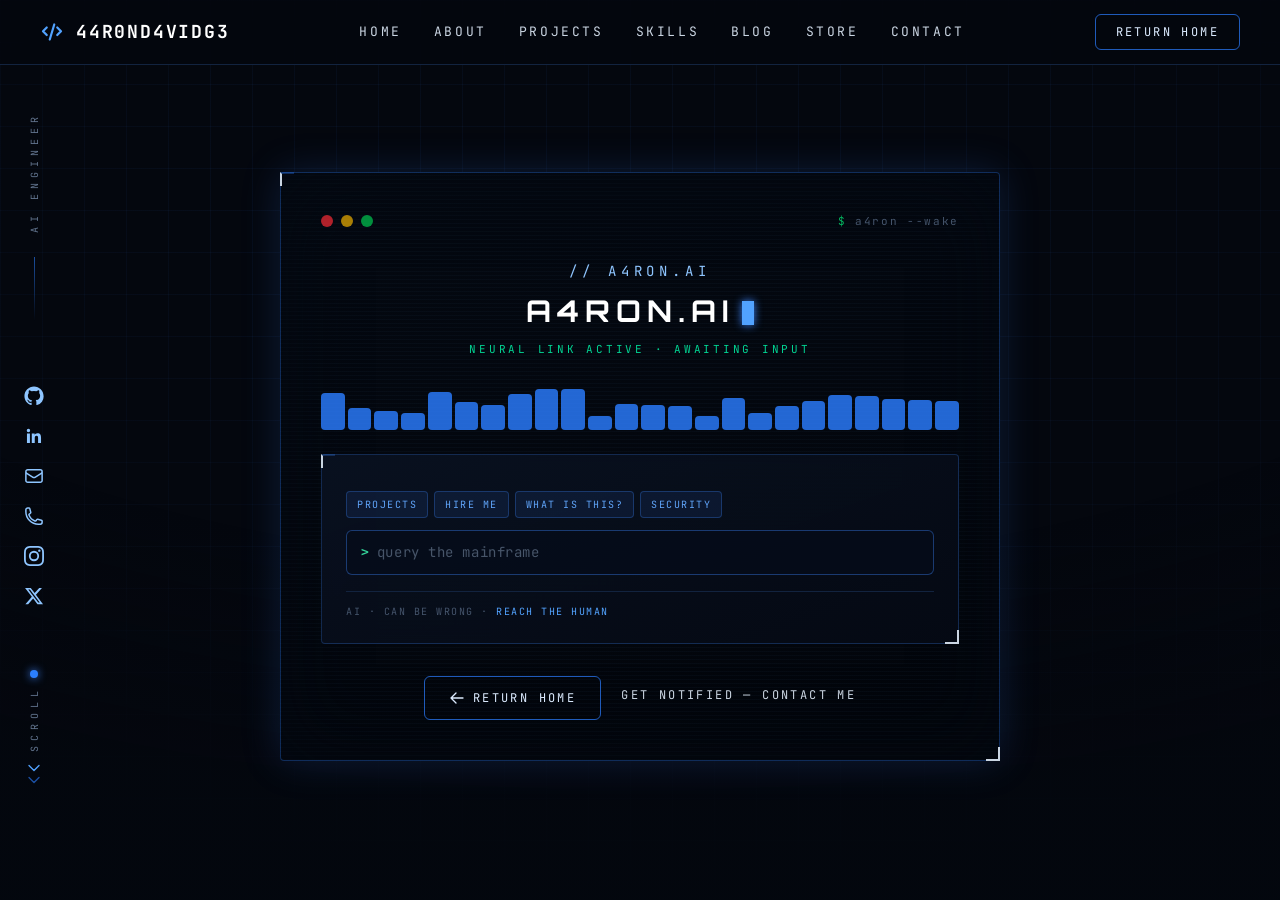
<file: assistant.html>
<!DOCTYPE html>
<html lang="en">
<head>
<meta charset="UTF-8" />
<meta name="viewport" content="width=device-width, initial-scale=1.0" />
<title>A4RON.AI — Aaron Davidge</title>
<meta name="description" content="A4RON.AI — Aaron Davidge's resident AI assistant. Ask about his projects, writing, and work in AI engineering and security research." />
<meta name="theme-color" content="#04070e" />
<meta property="og:type" content="website" />
<meta property="og:site_name" content="Aaron Davidge" />
<meta property="og:url" content="https://aarondavidge.com/assistant.html" />
<meta property="og:title" content="A4RON.AI — Aaron Davidge" />
<meta property="og:description" content="A4RON.AI — chat with Aaron's resident AI assistant about his projects, writing, and security research. Voice coming soon." />
<meta property="og:image" content="https://aarondavidge.com/card_image.jpg" />
<meta property="og:image:type" content="image/jpeg" />
<meta property="og:image:width" content="1600" />
<meta property="og:image:height" content="1127" />
<meta property="og:image:alt" content="Preview of aarondavidge.com — Aaron Davidge, AI engineer and security researcher" />
<meta name="twitter:card" content="summary_large_image" />
<meta name="twitter:site" content="@44r0nd4vidg3" />
<meta name="twitter:image" content="https://aarondavidge.com/card_image.jpg" />
<meta name="robots" content="index,follow" />
<link rel="icon" href="favicon.svg" type="image/svg+xml" />
<link rel="icon" href="favicon-32.png" sizes="32x32" type="image/png" />
<link rel="icon" href="favicon-16.png" sizes="16x16" type="image/png" />
<link rel="apple-touch-icon" href="apple-touch-icon.png" />
<link rel="stylesheet" href="tailwind.css" />
<link rel="preconnect" href="https://fonts.googleapis.com" />
<link rel="preconnect" href="https://fonts.gstatic.com" crossorigin />
<link href="https://fonts.googleapis.com/css2?family=JetBrains+Mono:wght@400;500;700;800&family=Orbitron:wght@700;900&display=swap" rel="stylesheet" />
<style>
  html { scroll-behavior: smooth; }
  body { background: #04070e; font-family: "JetBrains Mono", monospace; overflow-x: hidden; }

  .bg-grid {
    background-image:
      linear-gradient(rgba(59,130,246,.05) 1px, transparent 1px),
      linear-gradient(90deg, rgba(59,130,246,.05) 1px, transparent 1px);
    background-size: 42px 42px;
    mask-image: radial-gradient(ellipse 90% 80% at 50% 20%, black 40%, transparent 100%);
  }
  .vignette { background: radial-gradient(ellipse 120% 90% at 50% 0%, transparent 70%, rgba(4,7,14,.55) 100%); }

  .glow-btn { animation: btn-pulse 3.2s ease-in-out infinite; }
  @keyframes btn-pulse {
    0%, 100% { box-shadow: 0 0 14px rgba(59,130,246,.4), inset 0 0 12px rgba(59,130,246,.14); }
    50% { box-shadow: 0 0 26px rgba(96,165,250,.7), inset 0 0 18px rgba(59,130,246,.24); }
  }
  .glow-btn:hover { animation: none; box-shadow: 0 0 32px rgba(96,165,250,.85), inset 0 0 20px rgba(59,130,246,.3); }
  .neon-strong { animation: neon-pulse-strong 3.2s ease-in-out infinite; }
  @keyframes neon-pulse-strong {
    0%, 100% { filter: drop-shadow(0 0 4px rgba(96,165,250,1)) drop-shadow(0 0 12px rgba(59,130,246,.95)) drop-shadow(0 0 28px rgba(59,130,246,.7)); }
    50% { filter: drop-shadow(0 0 7px rgba(147,197,253,1)) drop-shadow(0 0 20px rgba(96,165,250,1)) drop-shadow(0 0 44px rgba(59,130,246,.85)); }
  }

  .card-panel {
    background: linear-gradient(160deg, rgba(10,18,34,.85), rgba(5,10,20,.9));
    border: 1px solid rgba(59,130,246,.25);
    backdrop-filter: blur(6px);
  }
  .term-section {
    background:
      repeating-linear-gradient(0deg, rgba(96,165,250,.03) 0 1px, transparent 1px 4px),
      linear-gradient(165deg, rgba(4,9,18,.94), rgba(2,5,11,.96));
    backdrop-filter: blur(8px);
    box-shadow: 0 0 40px rgba(59,130,246,.18), inset 0 0 80px rgba(3,8,16,.85);
  }
  .corner { position: relative; }
  .corner::before, .corner::after { content:""; position:absolute; width:14px; height:14px; border-color: rgba(96,165,250,.8); }
  .corner::before { top:-1px; left:-1px; border-top:2px solid; border-left:2px solid; border-top-color:inherit; }
  .corner::after { bottom:-1px; right:-1px; border-bottom:2px solid; border-right:2px solid; }

  @keyframes blink { 0%,49%{opacity:1} 50%,100%{opacity:0} }
  .cursor-blink { animation: blink 1s steps(1) infinite; }

  @keyframes eq { 0%,100%{transform:scaleY(.3)} 50%{transform:scaleY(1)} }
  .eq-bar { transform-origin: bottom; animation: eq 1s ease-in-out infinite; }

  /* indeterminate construction progress bar */
  .build-bar { position: relative; overflow: hidden; height: 6px; background: rgba(11,24,48,.9); border-radius: 3px; }
  .build-bar::after {
    content: ""; position: absolute; top: 0; bottom: 0; width: 35%;
    background: linear-gradient(90deg, transparent, #3b82f6, #93c5fd, #3b82f6, transparent);
    border-radius: 3px; box-shadow: 0 0 12px rgba(59,130,246,.8);
    animation: build-sweep 2.2s ease-in-out infinite;
  }
  @keyframes build-sweep { 0% { left: -35%; } 100% { left: 100%; } }


  .icon-neon { animation: icon-pulse 3.2s ease-in-out infinite; }
  @keyframes icon-pulse {
    0%, 100% { filter: drop-shadow(0 0 3px rgba(59,130,246,.8)) drop-shadow(0 0 8px rgba(59,130,246,.4)); }
    50% { filter: drop-shadow(0 0 5px rgba(96,165,250,1)) drop-shadow(0 0 14px rgba(59,130,246,.6)); }
  }
  .vertical-label { writing-mode: vertical-rl; transform: rotate(180deg); letter-spacing: .5em; }

  @keyframes bob { 0%,100%{transform:translateY(0)} 50%{transform:translateY(6px)} }
  .bob { animation: bob 1.6s ease-in-out infinite; }
  .bob2 { animation: bob 1.6s ease-in-out .25s infinite; }

  ::selection { background: rgba(59,130,246,.4); }

  @media (prefers-reduced-motion: reduce) {
    *, *::before, *::after {
      animation-duration: .01ms !important;
      animation-iteration-count: 1 !important;
      transition-duration: .01ms !important;
    }
  }

  /* ---- A4RON.AI live chat ---- */
  .a4-log { max-height: 200px; overflow-y: auto; margin-top: .5rem; font-family: "JetBrains Mono", monospace; font-size: 13px; line-height: 1.65; scrollbar-width: thin; scrollbar-color: rgba(59,130,246,.4) transparent; }
  .a4-log-full { max-height: 46vh; }
  .a4-log:empty { display: none; }
  .a4-log > div { margin-bottom: 8px; white-space: pre-wrap; word-break: break-word; }
  .a4-log .u { color: #93c5fd; }
  .a4-log .a { color: #cbd5e1; }
  .a4-log .sys { color: #fbbf24; }
  .a4-chips { display: flex; flex-wrap: wrap; gap: 6px; margin-top: 12px; }
  .a4-chip { font-family: "JetBrains Mono", monospace; font-size: 10px; letter-spacing: .15em; color: #60a5fa; background: rgba(59,130,246,.1); border: 1px solid rgba(59,130,246,.3); border-radius: 4px; padding: 5px 10px; cursor: pointer; transition: background .2s, color .2s; }
  .a4-chip:hover { background: rgba(59,130,246,.22); color: #fff; }
  .a4-inputrow { display: flex; align-items: center; gap: 8px; margin-top: 12px; border: 1px solid rgba(59,130,246,.4); border-radius: 6px; padding: 11px 14px; background: rgba(6,13,27,.6); }
  .a4-inputrow:focus-within { border-color: rgba(96,165,250,.85); box-shadow: 0 0 12px rgba(59,130,246,.25); }
  .a4-prompt { color: #34d399; font-family: monospace; font-weight: 700; }
  .a4-input { flex: 1; min-width: 0; background: transparent; border: 0; outline: 0; color: #e2e8f0; font-family: "JetBrains Mono", monospace; font-size: 14px; letter-spacing: .04em; }
  .a4-input::placeholder { color: #475569; }
</style>
<!-- Google Analytics 4 -->
<script async src="https://www.googletagmanager.com/gtag/js?id=G-Y1MDZZWH85"></script>
<script>
window.dataLayer = window.dataLayer || [];
function gtag(){dataLayer.push(arguments);}
gtag('js', new Date());
gtag('config', 'G-Y1MDZZWH85');
</script>
<!-- Meta Pixel (inactive until ID is set) -->
<script>
const META_PIXEL_ID = '2108918419982043';
if (META_PIXEL_ID) {
  !function(f,b,e,v,n,t,s){if(f.fbq)return;n=f.fbq=function(){n.callMethod?
  n.callMethod.apply(n,arguments):n.queue.push(arguments)};if(!f._fbq)f._fbq=n;
  n.push=n;n.loaded=!0;n.version='2.0';n.queue=[];t=b.createElement(e);t.async=!0;
  t.src=v;s=b.getElementsByTagName(e)[0];s.parentNode.insertBefore(t,s)}(window,
  document,'script','https://connect.facebook.net/en_US/fbevents.js');
  fbq('init', META_PIXEL_ID);
  fbq('track', 'PageView');
}
</script>
<noscript><img height="1" width="1" style="display:none" src="https://www.facebook.com/tr?id=2108918419982043&ev=PageView&noscript=1" /></noscript>
</head>
<body class="text-slate-300 antialiased">

<div class="fixed inset-0 bg-grid pointer-events-none"></div>
<div class="fixed inset-0 vignette pointer-events-none"></div>

<!-- ============ NAVBAR ============ -->
<header class="fixed top-0 inset-x-0 z-50 bg-[#04070e]/80 backdrop-blur-md border-b border-[#12233f]">
  <nav class="max-w-[1880px] mx-auto flex items-center justify-between px-6 lg:px-10 h-16">
    <a href="index.html" class="flex items-center gap-3 text-white font-bold tracking-widest text-lg">
      <svg class="w-6 h-6 text-blue-400" fill="none" stroke="currentColor" stroke-width="2.2" viewBox="0 0 24 24"><path stroke-linecap="round" stroke-linejoin="round" d="M6.75 7.5 3 11.25l3.75 3.75m10.5-7.5L21 11.25l-3.75 3.75M14.25 4.5l-4.5 15"/></svg>
      44R0ND4VIDG3
    </a>
    <ul class="hidden md:flex items-center gap-8 text-[13px] tracking-[0.2em] text-slate-300">
      <li><a href="index.html" class="hover:text-blue-400 transition-colors">HOME</a></li>
      <li><a href="index.html#about" class="hover:text-blue-400 transition-colors">ABOUT</a></li>
      <li><a href="index.html#projects" class="hover:text-blue-400 transition-colors">PROJECTS</a></li>
      <li><a href="index.html#skills" class="hover:text-blue-400 transition-colors">SKILLS</a></li>
      <li><a href="blog/" class="hover:text-blue-400 transition-colors">BLOG</a></li>
      <li><a href="https://store.aarondavidge.com" class="hover:text-blue-400 transition-colors">STORE</a></li>
      <li><a href="contact.html" class="hover:text-blue-400 transition-colors">CONTACT</a></li>
    </ul>
    <div class="flex items-center gap-4">
      <a href="index.html" class="glow-btn hidden sm:flex items-center gap-2 border border-blue-500/70 rounded-md px-5 py-2 text-[12px] tracking-[0.2em] text-blue-100 hover:text-white transition-all">RETURN HOME</a>
      <button id="menu-btn" type="button" aria-label="Toggle menu" class="md:hidden icon-neon text-blue-300 hover:text-white transition-colors cursor-pointer">
        <svg id="menu-icon-open" class="w-7 h-7" fill="none" stroke="currentColor" stroke-width="1.8" viewBox="0 0 24 24"><path stroke-linecap="round" stroke-linejoin="round" d="M3.75 6.75h16.5M3.75 12h16.5m-16.5 5.25h16.5"/></svg>
        <svg id="menu-icon-close" class="w-7 h-7 hidden" fill="none" stroke="currentColor" stroke-width="1.8" viewBox="0 0 24 24"><path stroke-linecap="round" stroke-linejoin="round" d="M6 18 18 6M6 6l12 12"/></svg>
      </button>
    </div>
  </nav>
  <!-- mobile menu -->
  <div id="mobile-menu" class="hidden md:hidden border-t border-[#12233f] bg-[#04070e]/95 backdrop-blur-md">
    <ul class="flex flex-col px-6 py-4 gap-4 text-[13px] tracking-[0.2em] text-slate-300">
      <li><a href="index.html" class="block py-1 hover:text-blue-400 transition-colors">HOME</a></li>
      <li><a href="index.html#about" class="block py-1 hover:text-blue-400 transition-colors">ABOUT</a></li>
      <li><a href="index.html#projects" class="block py-1 hover:text-blue-400 transition-colors">PROJECTS</a></li>
      <li><a href="index.html#skills" class="block py-1 hover:text-blue-400 transition-colors">SKILLS</a></li>
      <li><a href="blog/" class="block py-1 hover:text-blue-400 transition-colors">BLOG</a></li>
      <li><a href="https://store.aarondavidge.com" class="block py-1 hover:text-blue-400 transition-colors">STORE</a></li>
      <li><a href="contact.html" class="block py-1 hover:text-blue-400 transition-colors">CONTACT</a></li>
      <li><a href="signin.html" class="block py-1 hover:text-blue-400 transition-colors">SIGN IN</a></li>
    </ul>
  </div>
</header>

<!-- mobile social bar (vertical rail replacement) -->
<div class="lg:hidden fixed bottom-0 inset-x-0 z-40 bg-[#04070e]/85 backdrop-blur-md border-t border-[#12233f] flex items-center justify-around py-3">
  <a href="https://github.com/44r0nd4vidg3" target="_blank" rel="noopener" aria-label="GitHub" class="icon-neon text-blue-300 hover:text-white transition-colors">
    <svg class="w-5 h-5" fill="currentColor" viewBox="0 0 24 24"><path d="M12 .5C5.65.5.5 5.65.5 12c0 5.08 3.29 9.39 7.86 10.91.58.11.79-.25.79-.56 0-.27-.01-1.17-.02-2.12-3.2.7-3.88-1.36-3.88-1.36-.52-1.33-1.28-1.68-1.28-1.68-1.04-.71.08-.7.08-.7 1.15.08 1.76 1.19 1.76 1.19 1.03 1.76 2.69 1.25 3.34.96.1-.75.4-1.25.72-1.54-2.55-.29-5.24-1.28-5.24-5.7 0-1.26.45-2.29 1.19-3.09-.12-.29-.52-1.46.11-3.05 0 0 .97-.31 3.17 1.18a11 11 0 0 1 5.78 0c2.2-1.49 3.17-1.18 3.17-1.18.63 1.59.23 2.76.11 3.05.74.8 1.19 1.83 1.19 3.09 0 4.43-2.7 5.4-5.27 5.69.41.35.78 1.05.78 2.12 0 1.53-.01 2.76-.01 3.14 0 .31.21.68.8.56A10.52 10.52 0 0 0 23.5 12C23.5 5.65 18.35.5 12 .5Z"/></svg>
  </a>
  <a href="https://www.linkedin.com/in/aarondavidge/" target="_blank" rel="noopener" aria-label="LinkedIn" class="icon-neon text-blue-300 hover:text-white transition-colors">
    <svg class="w-5 h-5" fill="currentColor" viewBox="0 0 24 24"><path d="M20.45 20.45h-3.55v-5.57c0-1.33-.03-3.04-1.85-3.04-1.86 0-2.14 1.45-2.14 2.94v5.67H9.35V9h3.41v1.56h.05c.47-.9 1.63-1.85 3.36-1.85 3.6 0 4.27 2.37 4.27 5.46v6.28ZM5.34 7.43a2.06 2.06 0 1 1 0-4.12 2.06 2.06 0 0 1 0 4.12ZM7.12 20.45H3.55V9h3.57v11.45Z"/></svg>
  </a>
  <a href="mailto:aaron@aarondavidge.com" aria-label="Email" class="icon-neon text-blue-300 hover:text-white transition-colors">
    <svg class="w-5 h-5" fill="none" stroke="currentColor" stroke-width="1.8" viewBox="0 0 24 24"><path stroke-linecap="round" stroke-linejoin="round" d="M21.75 6.75v10.5a2.25 2.25 0 0 1-2.25 2.25h-15a2.25 2.25 0 0 1-2.25-2.25V6.75m19.5 0A2.25 2.25 0 0 0 19.5 4.5h-15a2.25 2.25 0 0 0-2.25 2.25m19.5 0v.24a2.25 2.25 0 0 1-1.07 1.92l-7.5 4.62a2.25 2.25 0 0 1-2.36 0L3.32 8.91a2.25 2.25 0 0 1-1.07-1.92v-.24"/></svg>
  </a>
  <a href="tel:+15044703770" aria-label="Phone" class="icon-neon text-blue-300 hover:text-white transition-colors">
    <svg class="w-5 h-5" fill="none" stroke="currentColor" stroke-width="1.8" viewBox="0 0 24 24"><path stroke-linecap="round" stroke-linejoin="round" d="M2.25 6.75c0 8.284 6.716 15 15 15h2.25a2.25 2.25 0 0 0 2.25-2.25v-1.372c0-.516-.351-.966-.852-1.091l-4.423-1.106c-.44-.11-.902.055-1.173.417l-.97 1.293c-.282.376-.769.542-1.21.38a12.035 12.035 0 0 1-7.143-7.143c-.162-.441.004-.928.38-1.21l1.293-.97c.363-.271.527-.734.417-1.173L6.963 3.102a1.125 1.125 0 0 0-1.091-.852H4.5A2.25 2.25 0 0 0 2.25 4.5v2.25Z"/></svg>
  </a>
  <a href="https://www.instagram.com/aarondavidge.ai" target="_blank" rel="noopener" aria-label="Instagram" class="icon-neon text-blue-300 hover:text-white transition-colors">
    <svg class="w-5 h-5" fill="currentColor" viewBox="0 0 24 24"><path d="M12 2.16c3.2 0 3.58.01 4.85.07 1.17.05 1.8.25 2.23.41.56.22.96.48 1.38.9.42.42.68.82.9 1.38.16.42.36 1.06.41 2.23.06 1.27.07 1.65.07 4.85s-.01 3.58-.07 4.85c-.05 1.17-.25 1.8-.41 2.23-.22.56-.48.96-.9 1.38-.42.42-.82.68-1.38.9-.42.16-1.06.36-2.23.41-1.27.06-1.65.07-4.85.07s-3.58-.01-4.85-.07c-1.17-.05-1.8-.25-2.23-.41a3.72 3.72 0 0 1-1.38-.9 3.72 3.72 0 0 1-.9-1.38c-.16-.42-.36-1.06-.41-2.23-.06-1.27-.07-1.65-.07-4.85s.01-3.58.07-4.85c.05-1.17.25-1.8.41-2.23.22-.56.48-.96.9-1.38.42-.42.82-.68 1.38-.9.42-.16 1.06-.36 2.23-.41 1.27-.06 1.65-.07 4.85-.07M12 0C8.74 0 8.33.01 7.05.07 5.78.13 4.9.33 4.14.63a5.88 5.88 0 0 0-2.13 1.38A5.88 5.88 0 0 0 .63 4.14C.33 4.9.13 5.78.07 7.05.01 8.33 0 8.74 0 12s.01 3.67.07 4.95c.06 1.27.26 2.15.56 2.91.31.8.72 1.48 1.38 2.13a5.88 5.88 0 0 0 2.13 1.38c.76.3 1.64.5 2.91.56C8.33 23.99 8.74 24 12 24s3.67-.01 4.95-.07c1.27-.06 2.15-.26 2.91-.56a5.88 5.88 0 0 0 2.13-1.38 5.88 5.88 0 0 0 1.38-2.13c.3-.76.5-1.64.56-2.91.06-1.28.07-1.69.07-4.95s-.01-3.67-.07-4.95c-.06-1.27-.26-2.15-.56-2.91a5.88 5.88 0 0 0-1.38-2.13A5.88 5.88 0 0 0 19.86.63c-.76-.3-1.64-.5-2.91-.56C15.67.01 15.26 0 12 0Zm0 5.84A6.16 6.16 0 1 0 18.16 12 6.16 6.16 0 0 0 12 5.84Zm0 10.16A4 4 0 1 1 16 12a4 4 0 0 1-4 4Zm7.85-10.4a1.44 1.44 0 1 1-1.44-1.44 1.44 1.44 0 0 1 1.44 1.44Z"/></svg>
  </a>
  <a href="https://x.com/44r0nd4vidg3" target="_blank" rel="noopener" aria-label="X" class="icon-neon text-blue-300 hover:text-white transition-colors">
    <svg class="w-5 h-5" fill="currentColor" viewBox="0 0 24 24"><path d="M18.244 2.25h3.308l-7.227 8.26 8.502 11.24H16.17l-5.214-6.817L4.99 21.75H1.68l7.73-8.835L1.254 2.25H8.08l4.713 6.231 5.45-6.231Zm-1.161 17.52h1.833L7.084 4.126H5.117l11.966 15.644Z"/></svg>
  </a>
</div>

<!-- ============ LEFT RAIL ============ -->
<aside class="hidden lg:flex fixed left-6 top-0 bottom-0 z-40 flex-col items-center justify-between py-28 pointer-events-none">
  <div class="flex flex-col items-center gap-6">
    <span class="vertical-label text-[10px] text-slate-500 tracking-[0.5em]">AI ENGINEER</span>
    <span class="w-px h-16 bg-gradient-to-b from-blue-500/60 to-transparent"></span>
  </div>
  <div class="flex flex-col items-center gap-5 pointer-events-auto">
    <a href="https://github.com/44r0nd4vidg3" target="_blank" rel="noopener" aria-label="GitHub" class="icon-neon text-blue-300 hover:text-white transition-colors">
      <svg class="w-5 h-5" fill="currentColor" viewBox="0 0 24 24"><path d="M12 .5C5.65.5.5 5.65.5 12c0 5.08 3.29 9.39 7.86 10.91.58.11.79-.25.79-.56 0-.27-.01-1.17-.02-2.12-3.2.7-3.88-1.36-3.88-1.36-.52-1.33-1.28-1.68-1.28-1.68-1.04-.71.08-.7.08-.7 1.15.08 1.76 1.19 1.76 1.19 1.03 1.76 2.69 1.25 3.34.96.1-.75.4-1.25.72-1.54-2.55-.29-5.24-1.28-5.24-5.7 0-1.26.45-2.29 1.19-3.09-.12-.29-.52-1.46.11-3.05 0 0 .97-.31 3.17 1.18a11 11 0 0 1 5.78 0c2.2-1.49 3.17-1.18 3.17-1.18.63 1.59.23 2.76.11 3.05.74.8 1.19 1.83 1.19 3.09 0 4.43-2.7 5.4-5.27 5.69.41.35.78 1.05.78 2.12 0 1.53-.01 2.76-.01 3.14 0 .31.21.68.8.56A10.52 10.52 0 0 0 23.5 12C23.5 5.65 18.35.5 12 .5Z"/></svg>
    </a>
    <a href="https://www.linkedin.com/in/aarondavidge/" target="_blank" rel="noopener" aria-label="LinkedIn" class="icon-neon text-blue-300 hover:text-white transition-colors">
      <svg class="w-5 h-5" fill="currentColor" viewBox="0 0 24 24"><path d="M20.45 20.45h-3.55v-5.57c0-1.33-.03-3.04-1.85-3.04-1.86 0-2.14 1.45-2.14 2.94v5.67H9.35V9h3.41v1.56h.05c.47-.9 1.63-1.85 3.36-1.85 3.6 0 4.27 2.37 4.27 5.46v6.28ZM5.34 7.43a2.06 2.06 0 1 1 0-4.12 2.06 2.06 0 0 1 0 4.12ZM7.12 20.45H3.55V9h3.57v11.45Z"/></svg>
    </a>
    <a href="mailto:aaron@aarondavidge.com" aria-label="Email" class="icon-neon text-blue-300 hover:text-white transition-colors">
      <svg class="w-5 h-5" fill="none" stroke="currentColor" stroke-width="1.8" viewBox="0 0 24 24"><path stroke-linecap="round" stroke-linejoin="round" d="M21.75 6.75v10.5a2.25 2.25 0 0 1-2.25 2.25h-15a2.25 2.25 0 0 1-2.25-2.25V6.75m19.5 0A2.25 2.25 0 0 0 19.5 4.5h-15a2.25 2.25 0 0 0-2.25 2.25m19.5 0v.24a2.25 2.25 0 0 1-1.07 1.92l-7.5 4.62a2.25 2.25 0 0 1-2.36 0L3.32 8.91a2.25 2.25 0 0 1-1.07-1.92v-.24"/></svg>
    </a>
    <a href="tel:+15044703770" aria-label="Phone" class="icon-neon text-blue-300 hover:text-white transition-colors">
      <svg class="w-5 h-5" fill="none" stroke="currentColor" stroke-width="1.8" viewBox="0 0 24 24"><path stroke-linecap="round" stroke-linejoin="round" d="M2.25 6.75c0 8.284 6.716 15 15 15h2.25a2.25 2.25 0 0 0 2.25-2.25v-1.372c0-.516-.351-.966-.852-1.091l-4.423-1.106c-.44-.11-.902.055-1.173.417l-.97 1.293c-.282.376-.769.542-1.21.38a12.035 12.035 0 0 1-7.143-7.143c-.162-.441.004-.928.38-1.21l1.293-.97c.363-.271.527-.734.417-1.173L6.963 3.102a1.125 1.125 0 0 0-1.091-.852H4.5A2.25 2.25 0 0 0 2.25 4.5v2.25Z"/></svg>
    </a>
    <a href="https://www.instagram.com/aarondavidge.ai" target="_blank" rel="noopener" aria-label="Instagram" class="icon-neon text-blue-300 hover:text-white transition-colors">
      <svg class="w-5 h-5" fill="currentColor" viewBox="0 0 24 24"><path d="M12 2.16c3.2 0 3.58.01 4.85.07 1.17.05 1.8.25 2.23.41.56.22.96.48 1.38.9.42.42.68.82.9 1.38.16.42.36 1.06.41 2.23.06 1.27.07 1.65.07 4.85s-.01 3.58-.07 4.85c-.05 1.17-.25 1.8-.41 2.23-.22.56-.48.96-.9 1.38-.42.42-.82.68-1.38.9-.42.16-1.06.36-2.23.41-1.27.06-1.65.07-4.85.07s-3.58-.01-4.85-.07c-1.17-.05-1.8-.25-2.23-.41a3.72 3.72 0 0 1-1.38-.9 3.72 3.72 0 0 1-.9-1.38c-.16-.42-.36-1.06-.41-2.23-.06-1.27-.07-1.65-.07-4.85s.01-3.58.07-4.85c.05-1.17.25-1.8.41-2.23.22-.56.48-.96.9-1.38.42-.42.82-.68 1.38-.9.42-.16 1.06-.36 2.23-.41 1.27-.06 1.65-.07 4.85-.07M12 0C8.74 0 8.33.01 7.05.07 5.78.13 4.9.33 4.14.63a5.88 5.88 0 0 0-2.13 1.38A5.88 5.88 0 0 0 .63 4.14C.33 4.9.13 5.78.07 7.05.01 8.33 0 8.74 0 12s.01 3.67.07 4.95c.06 1.27.26 2.15.56 2.91.31.8.72 1.48 1.38 2.13a5.88 5.88 0 0 0 2.13 1.38c.76.3 1.64.5 2.91.56C8.33 23.99 8.74 24 12 24s3.67-.01 4.95-.07c1.27-.06 2.15-.26 2.91-.56a5.88 5.88 0 0 0 2.13-1.38 5.88 5.88 0 0 0 1.38-2.13c.3-.76.5-1.64.56-2.91.06-1.28.07-1.69.07-4.95s-.01-3.67-.07-4.95c-.06-1.27-.26-2.15-.56-2.91a5.88 5.88 0 0 0-1.38-2.13A5.88 5.88 0 0 0 19.86.63c-.76-.3-1.64-.5-2.91-.56C15.67.01 15.26 0 12 0Zm0 5.84A6.16 6.16 0 1 0 18.16 12 6.16 6.16 0 0 0 12 5.84Zm0 10.16A4 4 0 1 1 16 12a4 4 0 0 1-4 4Zm7.85-10.4a1.44 1.44 0 1 1-1.44-1.44 1.44 1.44 0 0 1 1.44 1.44Z"/></svg>
    </a>
    <a href="https://x.com/44r0nd4vidg3" target="_blank" rel="noopener" aria-label="X" class="icon-neon text-blue-300 hover:text-white transition-colors">
      <svg class="w-5 h-5" fill="currentColor" viewBox="0 0 24 24"><path d="M18.244 2.25h3.308l-7.227 8.26 8.502 11.24H16.17l-5.214-6.817L4.99 21.75H1.68l7.73-8.835L1.254 2.25H8.08l4.713 6.231 5.45-6.231Zm-1.161 17.52h1.833L7.084 4.126H5.117l11.966 15.644Z"/></svg>
    </a>
  </div>
  <div class="flex flex-col items-center gap-2">
    <span class="w-2 h-2 rounded-full bg-blue-500 shadow-[0_0_8px_#3b82f6]"></span>
    <span class="vertical-label text-[10px] text-slate-500">SCROLL</span>
    <svg class="w-4 h-4 text-blue-400 bob" fill="none" stroke="currentColor" stroke-width="2" viewBox="0 0 24 24"><path stroke-linecap="round" stroke-linejoin="round" d="m19.5 8.25-7.5 7.5-7.5-7.5"/></svg>
    <svg class="w-4 h-4 text-blue-500/60 bob2 -mt-3" fill="none" stroke="currentColor" stroke-width="2" viewBox="0 0 24 24"><path stroke-linecap="round" stroke-linejoin="round" d="m19.5 8.25-7.5 7.5-7.5-7.5"/></svg>
  </div>
</aside>

<!-- ============ COMING SOON ============ -->
<main class="relative z-10 max-w-[1880px] mx-auto px-6 md:px-10 lg:px-20 pt-32 pb-24 min-h-screen flex items-center justify-center">
  <div class="term-section corner border border-blue-500/30 rounded-sm p-6 lg:p-10 max-w-[720px] w-full">
    <div class="flex items-center justify-between mb-8">
      <div class="flex gap-2">
        <span class="w-3 h-3 rounded-full bg-red-500/70"></span>
        <span class="w-3 h-3 rounded-full bg-yellow-500/70"></span>
        <span class="w-3 h-3 rounded-full bg-green-500/70"></span>
      </div>
      <p class="text-[11px] tracking-[0.15em] text-slate-600 font-mono"><span class="text-green-400/80">$</span> a4ron --wake</p>
    </div>

    <p class="neon-strong text-center text-blue-300 text-sm tracking-[0.35em] mb-3">// A4RON.AI</p>
    <h1 class="text-center font-display text-white text-2xl lg:text-3xl tracking-[0.2em] font-bold mb-3">A4RON.AI<span class="cursor-blink inline-block w-3 h-6 bg-blue-400 shadow-[0_0_8px_#3b82f6] ml-2 align-middle"></span></h1>
    <p id="assistant-sub" class="text-center text-[11px] tracking-[0.25em] text-emerald-400 mb-6">NEURAL LINK ACTIVE · AWAITING INPUT</p>

    <!-- voice visualizer -->
    <div class="flex items-end gap-[3px] h-12 mb-6" id="eq"></div>

    <!-- full-screen chat -->
    <div class="card-panel corner rounded-sm p-6 mb-8">
      <div id="a4-log" class="a4-log a4-log-full" aria-live="polite"></div>
      <div id="a4-chips" class="a4-chips">
        <button class="a4-chip" type="button" data-q="What does Aaron build?">PROJECTS</button>
        <button class="a4-chip" type="button" data-q="How do I hire or contact Aaron?">HIRE ME</button>
        <button class="a4-chip" type="button" data-q="What is this site?">WHAT IS THIS?</button>
        <button class="a4-chip" type="button" data-q="Tell me about Aaron's security research and disclosure policy.">SECURITY</button>
      </div>
      <div class="a4-inputrow">
        <span class="a4-prompt">&gt;</span>
        <input id="a4-input" class="a4-input" type="text" placeholder="query the mainframe" autocomplete="off" aria-label="Ask A4RON.AI" />
      </div>
      <p class="text-[10px] tracking-[0.15em] text-slate-600 mt-4 pt-3 border-t border-[#12233f]">AI · CAN BE WRONG · <a href="contact.html" class="text-blue-400 hover:text-blue-300">REACH THE HUMAN</a></p>
    </div>

    <div class="flex flex-col sm:flex-row items-center justify-center gap-5">
      <a href="index.html" class="glow-btn inline-flex items-center justify-center gap-2 border border-blue-500/70 rounded-md px-6 py-3 text-[12px] tracking-[0.2em] text-blue-100 hover:text-white transition-all">
        <svg class="w-4 h-4" fill="none" stroke="currentColor" stroke-width="2" viewBox="0 0 24 24"><path stroke-linecap="round" stroke-linejoin="round" d="M10.5 19.5 3 12m0 0 7.5-7.5M3 12h18"/></svg>
        RETURN HOME
      </a>
      <a href="contact.html" class="text-[12px] tracking-[0.2em] text-slate-300 hover:text-blue-400 transition-colors border-b border-transparent hover:border-blue-400 pb-1">GET NOTIFIED — CONTACT ME</a>
    </div>
  </div>
</main>

<script>
/* voice visualizer — same animation as the home page assistant panel */
const eq = document.getElementById('eq');
for (let i = 0; i < 24; i++) {
  const b = document.createElement('span');
  b.className = 'eq-bar flex-1 bg-blue-500/80 rounded-sm';
  b.style.height = (8 + Math.random() * 34) + 'px';
  b.style.animationDelay = (Math.random() * 1) + 's';
  b.style.animationDuration = (.6 + Math.random() * .9) + 's';
  eq.appendChild(b);
}

/* ---------- A4RON.AI: live chat wired to the secure gateway ---------- */
(function a4ron() {
  const GATEWAY = 'https://api.aarondavidge.com/chat';
  const log = document.getElementById('a4-log');
  const input = document.getElementById('a4-input');
  const chips = document.getElementById('a4-chips');
  const sub = document.getElementById('assistant-sub');
  if (!log || !input) return;
  const session = 'web-' + Math.random().toString(36).slice(2) + Date.now().toString(36);
  let busy = false;
  function add(cls, text) {
    const d = document.createElement('div');
    d.className = cls;
    if (text) d.textContent = text;
    log.appendChild(d);
    log.scrollTop = log.scrollHeight;
    return d;
  }
  function typewriter(el, text) {
    return new Promise(function (resolve) {
      let i = 0;
      (function tick() {
        el.textContent = text.slice(0, i);
        log.scrollTop = log.scrollHeight;
        if (i++ < text.length) setTimeout(tick, 10); else resolve();
      })();
    });
  }
  async function send(msg) {
    msg = (msg || '').trim();
    if (busy || !msg) return;
    busy = true;
    input.value = '';
    add('u', '> ' + msg);
    if (sub) sub.textContent = 'PROCESSING\u2026';
    const pending = add('a', '\u2026');
    try {
      const r = await fetch(GATEWAY, {
        method: 'POST',
        headers: { 'Content-Type': 'application/json' },
        body: JSON.stringify({ session_id: session, message: msg })
      });
      if (r.status === 429) { pending.className = 'sys'; pending.textContent = 'RATE LIMIT ENGAGED \u00b7 TRY AGAIN SHORTLY'; }
      else if (!r.ok) { pending.className = 'sys'; pending.textContent = 'MAINFRAME UNREACHABLE \u00b7 reach Aaron: /contact'; }
      else {
        const data = await r.json();
        pending.textContent = '';
        await typewriter(pending, data.text || 'MAINFRAME UNREACHABLE \u00b7 reach Aaron: /contact');
      }
    } catch (e) {
      pending.className = 'sys';
      pending.textContent = 'MAINFRAME UNREACHABLE \u00b7 reach Aaron: /contact';
    }
    if (sub) sub.textContent = 'AWAITING INPUT';
    busy = false;
  }
  input.addEventListener('keydown', function (e) { if (e.key === 'Enter') send(input.value); });
  if (chips) chips.addEventListener('click', function (e) {
    const b = e.target.closest('.a4-chip');
    if (b) send(b.getAttribute('data-q'));
  });
})();
</script>
<script>
/* ---------- mobile menu toggle ---------- */
const menuBtn = document.getElementById('menu-btn');
const mobileMenu = document.getElementById('mobile-menu');
const menuOpen = document.getElementById('menu-icon-open');
const menuClose = document.getElementById('menu-icon-close');
menuBtn.addEventListener('click', () => {
  mobileMenu.classList.toggle('hidden');
  menuOpen.classList.toggle('hidden');
  menuClose.classList.toggle('hidden');
});
mobileMenu.querySelectorAll('a').forEach(a => a.addEventListener('click', () => {
  mobileMenu.classList.add('hidden');
  menuOpen.classList.remove('hidden');
  menuClose.classList.add('hidden');
}));
</script>
</body>
</html>
</file>
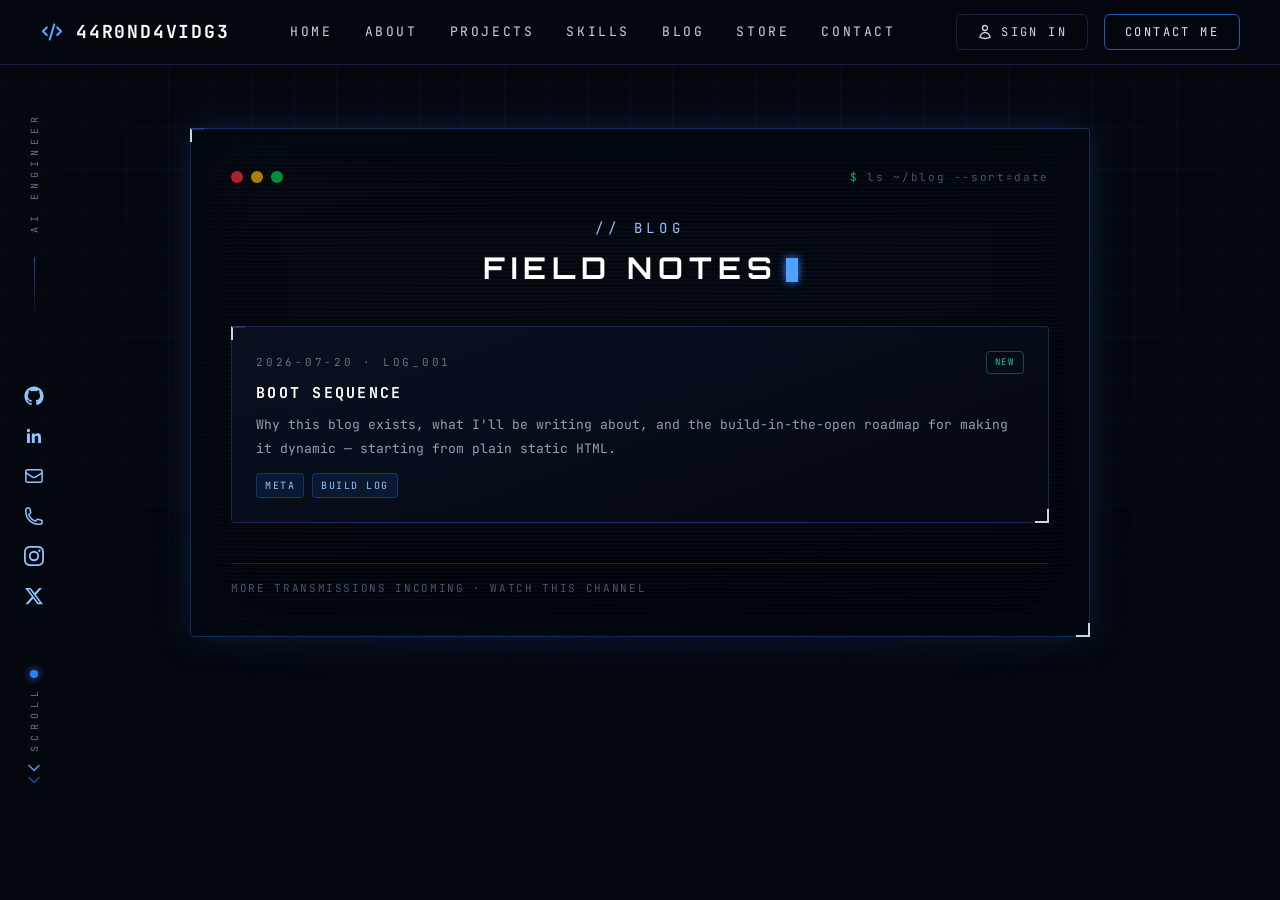
<file: blog.html>
<!DOCTYPE html>
<html lang="en">
<head>
<meta charset="UTF-8" />
<title>Blog — Aaron Davidge</title>
<meta http-equiv="refresh" content="0; url=/blog/" />
<link rel="canonical" href="https://aarondavidge.com/blog/" />
<meta name="robots" content="noindex" />
</head>
<body style="background:#04070e;color:#94a3b8;font-family:monospace;padding:2rem">
<p>Relocated -> <a href="/blog/" style="color:#60a5fa">aarondavidge.com/blog</a></p>
</body>
</html>
</file>
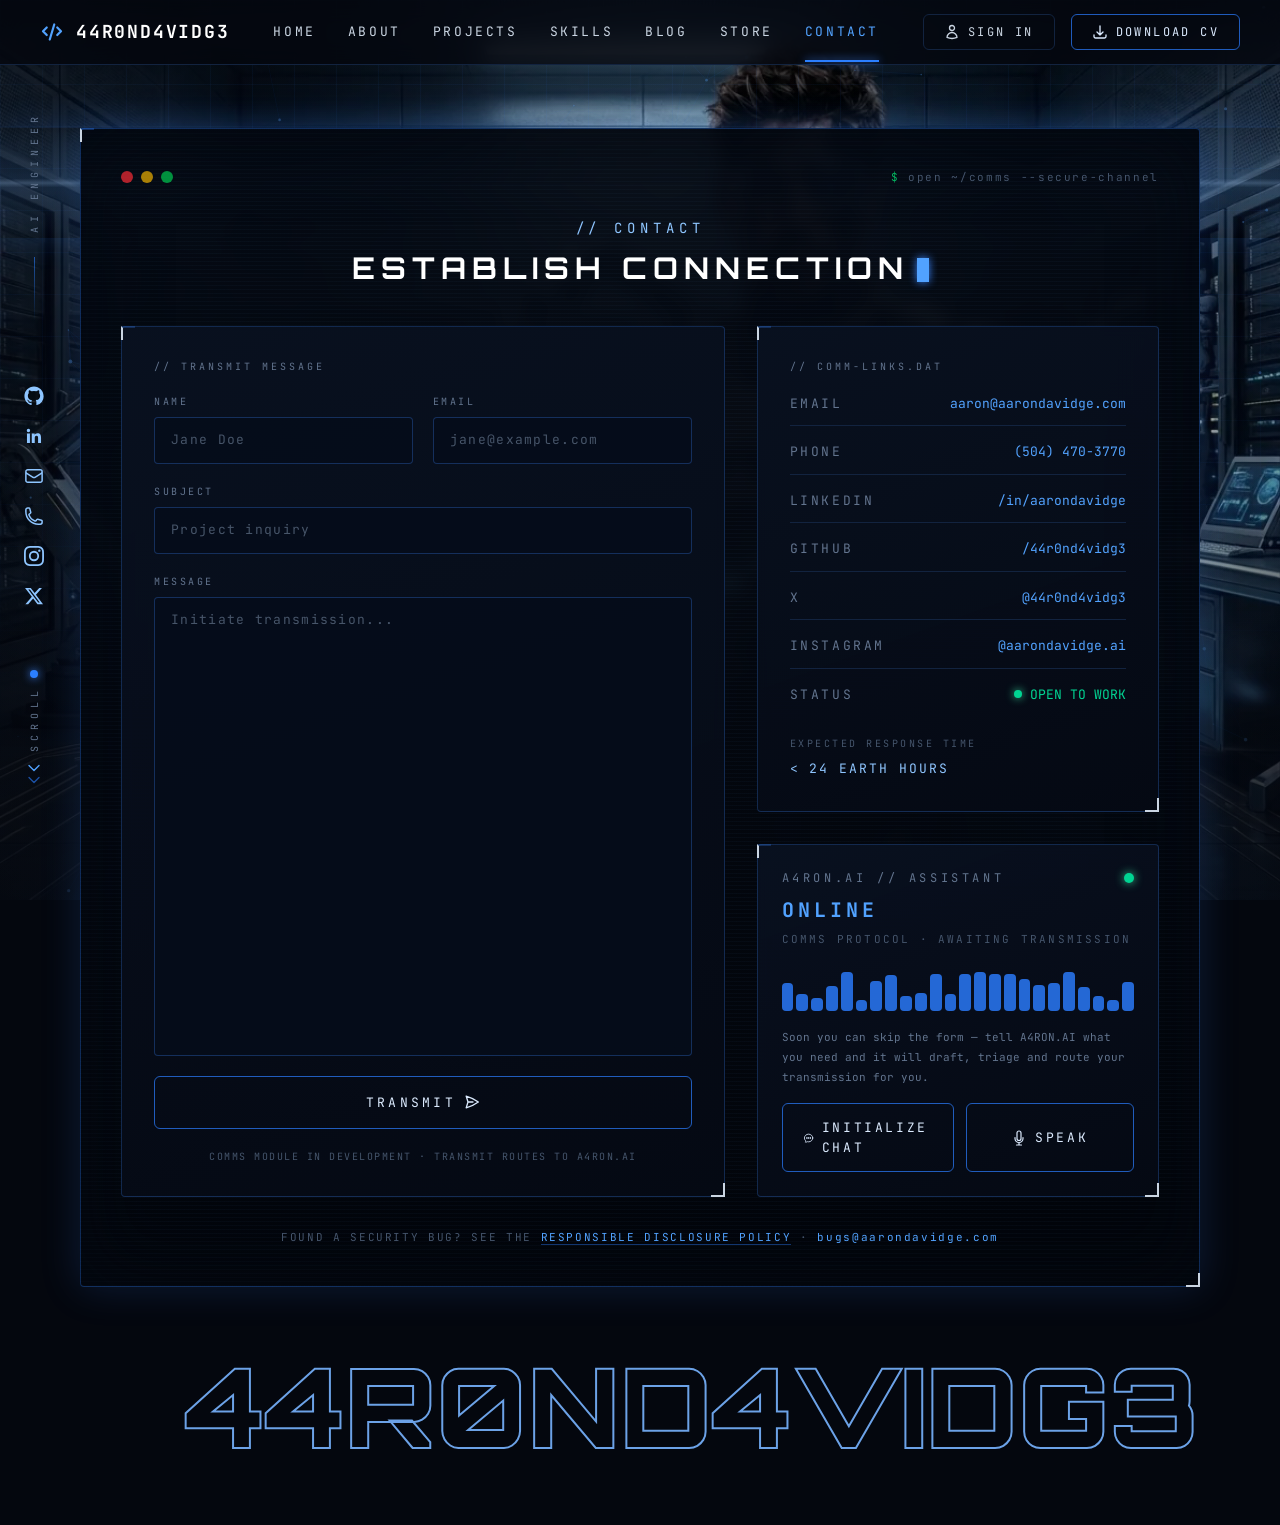
<file: contact.html>
<!DOCTYPE html>
<html lang="en">
<head>
<meta charset="UTF-8" />
<meta name="viewport" content="width=device-width, initial-scale=1.0" />
<title>Contact — Aaron Davidge</title>
<meta name="description" content="Get in touch with 44R0N D4VIDG3 — AI engineer and security researcher. Open to work, response time under 24 earth hours." />
<meta name="theme-color" content="#04070e" />
<link rel="canonical" href="https://aarondavidge.com/contact.html" />
<link rel="icon" href="favicon.svg" type="image/svg+xml" />
<link rel="icon" href="favicon-32.png" sizes="32x32" type="image/png" />
<link rel="icon" href="favicon-16.png" sizes="16x16" type="image/png" />
<link rel="apple-touch-icon" href="apple-touch-icon.png" />
<meta property="og:type" content="website" />
<meta property="og:url" content="https://aarondavidge.com/contact.html" />
<meta property="og:title" content="Contact — Aaron Davidge" />
<meta property="og:description" content="Get in touch with 44R0N D4VIDG3 — AI engineer and security researcher. Open to work." />
<meta property="og:image" content="https://aarondavidge.com/card_image.jpg" />
<meta property="og:image:type" content="image/jpeg" />
<meta property="og:image:width" content="1600" />
<meta property="og:image:height" content="1127" />
<meta property="og:image:alt" content="Preview of aarondavidge.com — Aaron Davidge, AI engineer and security researcher" />
<meta property="og:site_name" content="Aaron Davidge" />
<meta name="author" content="Aaron Davidge" />
<meta name="twitter:card" content="summary_large_image" />
<meta name="twitter:site" content="@44r0nd4vidg3" />
<meta name="twitter:creator" content="@44r0nd4vidg3" />
<meta name="twitter:image" content="https://aarondavidge.com/card_image.jpg" />
<link rel="stylesheet" href="tailwind.css" />
<link rel="preconnect" href="https://fonts.googleapis.com" />
<link rel="preconnect" href="https://fonts.gstatic.com" crossorigin />
<link href="https://fonts.googleapis.com/css2?family=JetBrains+Mono:wght@400;500;700;800&family=Orbitron:wght@700;900&display=swap" rel="stylesheet" />
<link rel="preload" as="image" href="hero.webp" type="image/webp" />
<style>
  html { scroll-behavior: smooth; }
  body { background: #04070e; font-family: "JetBrains Mono", monospace; overflow-x: hidden; }

  .bg-grid {
    background-image:
      linear-gradient(rgba(59,130,246,.05) 1px, transparent 1px),
      linear-gradient(90deg, rgba(59,130,246,.05) 1px, transparent 1px);
    background-size: 42px 42px;
    mask-image: radial-gradient(ellipse 90% 80% at 50% 20%, black 40%, transparent 100%);
  }
  .vignette { background: radial-gradient(ellipse 120% 90% at 50% 0%, transparent 70%, rgba(4,7,14,.55) 100%); }

  .hero-bg { position: fixed; inset: 0; pointer-events: none; }
  .hero-bg img { width: 100%; height: 100%; object-fit: cover; object-position: 55% 18%; }
  .hero-bg::after {
    content: ""; position: absolute; inset: 0;
    background:
      linear-gradient(90deg, rgba(4,7,14,.6) 0%, rgba(4,7,14,.35) 28%, rgba(4,7,14,.05) 52%, rgba(4,7,14,.05) 72%, rgba(4,7,14,.3) 100%),
      linear-gradient(180deg, rgba(4,7,14,.4) 0%, rgba(4,7,14,.05) 22%, rgba(4,7,14,.12) 65%, rgba(4,7,14,.6) 100%);
  }

  .glow-border { animation: border-pulse 3.2s ease-in-out infinite; }
  @keyframes border-pulse {
    0%, 100% { box-shadow: 0 0 12px rgba(59,130,246,.35), inset 0 0 12px rgba(59,130,246,.12); }
    50% { box-shadow: 0 0 20px rgba(96,165,250,.6), inset 0 0 16px rgba(59,130,246,.2); }
  }
  .glow-btn { animation: btn-pulse 3.2s ease-in-out infinite; }
  @keyframes btn-pulse {
    0%, 100% { box-shadow: 0 0 14px rgba(59,130,246,.4), inset 0 0 12px rgba(59,130,246,.14); }
    50% { box-shadow: 0 0 26px rgba(96,165,250,.7), inset 0 0 18px rgba(59,130,246,.24); }
  }
  .glow-btn:hover { animation: none; box-shadow: 0 0 32px rgba(96,165,250,.85), inset 0 0 20px rgba(59,130,246,.3); }
  .icon-neon { animation: icon-pulse 3.2s ease-in-out infinite; }
  @keyframes icon-pulse {
    0%, 100% { filter: drop-shadow(0 0 3px rgba(59,130,246,.8)) drop-shadow(0 0 8px rgba(59,130,246,.4)); }
    50% { filter: drop-shadow(0 0 5px rgba(96,165,250,1)) drop-shadow(0 0 14px rgba(59,130,246,.6)); }
  }
  .neon-strong { animation: neon-pulse-strong 3.2s ease-in-out infinite; }
  @keyframes neon-pulse-strong {
    0%, 100% { filter: drop-shadow(0 0 4px rgba(96,165,250,1)) drop-shadow(0 0 12px rgba(59,130,246,.95)) drop-shadow(0 0 28px rgba(59,130,246,.7)); }
    50% { filter: drop-shadow(0 0 7px rgba(147,197,253,1)) drop-shadow(0 0 20px rgba(96,165,250,1)) drop-shadow(0 0 44px rgba(59,130,246,.85)); }
  }
  .watermark {
    -webkit-text-stroke: 2px rgba(120,180,255,.9); color: transparent;
    font-family: "Orbitron", monospace; user-select: none;
    animation: neon-pulse 3.2s ease-in-out infinite;
  }
  @keyframes neon-pulse {
    0%, 100% { filter: drop-shadow(0 0 6px rgba(59,130,246,.9)) drop-shadow(0 0 20px rgba(59,130,246,.6)) drop-shadow(0 0 50px rgba(59,130,246,.35)); }
    50% { filter: drop-shadow(0 0 10px rgba(96,165,250,1)) drop-shadow(0 0 32px rgba(59,130,246,.85)) drop-shadow(0 0 70px rgba(59,130,246,.5)); }
  }

  .card-panel {
    background: linear-gradient(160deg, rgba(10,18,34,.85), rgba(5,10,20,.9));
    border: 1px solid rgba(59,130,246,.25);
    backdrop-filter: blur(6px);
  }
  .term-section {
    background:
      repeating-linear-gradient(0deg, rgba(96,165,250,.03) 0 1px, transparent 1px 4px),
      linear-gradient(165deg, rgba(4,9,18,.94), rgba(2,5,11,.96));
    backdrop-filter: blur(8px);
    box-shadow: 0 0 40px rgba(59,130,246,.18), inset 0 0 80px rgba(3,8,16,.85);
  }
  .corner { position: relative; }
  .corner::before, .corner::after { content:""; position:absolute; width:14px; height:14px; border-color: rgba(96,165,250,.8); }
  .corner::before { top:-1px; left:-1px; border-top:2px solid; border-left:2px solid; border-top-color:inherit; }
  .corner::after { bottom:-1px; right:-1px; border-bottom:2px solid; border-right:2px solid; }

  @keyframes blink { 0%,49%{opacity:1} 50%,100%{opacity:0} }
  .cursor-blink { animation: blink 1s steps(1) infinite; }

  @keyframes scanline { 0%{top:-10%} 100%{top:110%} }
  .scan { position:absolute; left:0; right:0; height:110px; pointer-events:none;
    background:
      linear-gradient(180deg, transparent 0%, rgba(96,165,250,.14) 46%, rgba(147,197,253,.32) 50%, rgba(96,165,250,.14) 54%, transparent 100%);
    box-shadow: 0 0 30px rgba(59,130,246,.2);
    animation: scanline 7s linear infinite; }

  .vertical-label { writing-mode: vertical-rl; transform: rotate(180deg); letter-spacing: .5em; }

  .field {
    width: 100%; background: rgba(6,13,27,.8); border: 1px solid rgba(59,130,246,.3);
    border-radius: .25rem; padding: .8rem 1rem; color: #e2e8f0; font-family: "JetBrains Mono", monospace;
    font-size: 13px; outline: none; transition: all .3s ease;
  }
  .field:focus { border-color: rgba(96,165,250,.9); box-shadow: 0 0 14px rgba(59,130,246,.35); }
  .field::placeholder { color: #475569; letter-spacing: .1em; }

  @keyframes bob { 0%,100%{transform:translateY(0)} 50%{transform:translateY(6px)} }
  .bob { animation: bob 1.6s ease-in-out infinite; }
  .bob2 { animation: bob 1.6s ease-in-out .25s infinite; }

  @keyframes eq { 0%,100%{transform:scaleY(.3)} 50%{transform:scaleY(1)} }
  .eq-bar { transform-origin: bottom; animation: eq 1s ease-in-out infinite; }

  ::selection { background: rgba(59,130,246,.4); }

  @media (prefers-reduced-motion: reduce) {
    *, *::before, *::after {
      animation-duration: .01ms !important;
      animation-iteration-count: 1 !important;
      transition-duration: .01ms !important;
    }
    .scan { display: none; }
  }
</style>
<!-- Google Analytics 4 -->
<script async src="https://www.googletagmanager.com/gtag/js?id=G-Y1MDZZWH85"></script>
<script>
window.dataLayer = window.dataLayer || [];
function gtag(){dataLayer.push(arguments);}
gtag('js', new Date());
gtag('config', 'G-Y1MDZZWH85');
</script>
<!-- Meta Pixel (inactive until ID is set) -->
<script>
const META_PIXEL_ID = '2108918419982043';
if (META_PIXEL_ID) {
  !function(f,b,e,v,n,t,s){if(f.fbq)return;n=f.fbq=function(){n.callMethod?
  n.callMethod.apply(n,arguments):n.queue.push(arguments)};if(!f._fbq)f._fbq=n;
  n.push=n;n.loaded=!0;n.version='2.0';n.queue=[];t=b.createElement(e);t.async=!0;
  t.src=v;s=b.getElementsByTagName(e)[0];s.parentNode.insertBefore(t,s)}(window,
  document,'script','https://connect.facebook.net/en_US/fbevents.js');
  fbq('init', META_PIXEL_ID);
  fbq('track', 'PageView');
}
</script>
<noscript><img height="1" width="1" style="display:none" src="https://www.facebook.com/tr?id=2108918419982043&ev=PageView&noscript=1" /></noscript>
</head>
<body class="text-slate-300 antialiased">

<!-- full-page hero background -->
<div class="hero-bg">
  <picture>
    <source srcset="hero.webp" type="image/webp" />
    <img src="hero.jpg" alt="Aaron as a cyborg in a robotics lab" fetchpriority="high" decoding="async" />
  </picture>
</div>

<!-- ambient layers -->
<canvas id="particles" class="fixed inset-0 w-full h-full pointer-events-none opacity-60"></canvas>
<div class="fixed inset-0 bg-grid pointer-events-none"></div>
<div class="fixed inset-0 vignette pointer-events-none"></div>

<!-- ============ NAVBAR ============ -->
<header class="fixed top-0 inset-x-0 z-50 bg-[#04070e]/80 backdrop-blur-md border-b border-[#12233f]">
  <nav class="max-w-[1880px] mx-auto flex items-center justify-between px-6 lg:px-10 h-16">
    <a href="index.html" class="flex items-center gap-3 text-white font-bold tracking-widest text-lg">
      <svg class="w-6 h-6 text-blue-400" fill="none" stroke="currentColor" stroke-width="2.2" viewBox="0 0 24 24"><path stroke-linecap="round" stroke-linejoin="round" d="M6.75 7.5 3 11.25l3.75 3.75m10.5-7.5L21 11.25l-3.75 3.75M14.25 4.5l-4.5 15"/></svg>
      44R0ND4VIDG3
    </a>
    <ul class="hidden md:flex items-center gap-8 text-[13px] tracking-[0.2em] text-slate-300">
      <li><a href="index.html" class="hover:text-blue-400 transition-colors">HOME</a></li>
      <li><a href="index.html#about" class="hover:text-blue-400 transition-colors">ABOUT</a></li>
      <li><a href="index.html#projects" class="hover:text-blue-400 transition-colors">PROJECTS</a></li>
      <li><a href="index.html#skills" class="hover:text-blue-400 transition-colors">SKILLS</a></li>
      <li><a href="blog/" class="hover:text-blue-400 transition-colors">BLOG</a></li>
      <li><a href="https://store.aarondavidge.com" class="hover:text-blue-400 transition-colors">STORE</a></li>
      <li><a href="contact.html" class="text-blue-400 relative after:absolute after:-bottom-[22px] after:left-0 after:w-full after:h-[2px] after:bg-blue-500 after:shadow-[0_0_8px_#3b82f6]">CONTACT</a></li>
    </ul>
    <div class="flex items-center gap-4">
      <a href="signin.html" id="signin-btn" class="hidden sm:flex items-center gap-2 border border-[#12233f] rounded-md px-5 py-2 text-[12px] tracking-[0.2em] text-slate-300 hover:text-white hover:border-blue-500/70 transition-all">
        <svg class="w-4 h-4" fill="none" stroke="currentColor" stroke-width="2" viewBox="0 0 24 24"><path stroke-linecap="round" stroke-linejoin="round" d="M15.75 6a3.75 3.75 0 1 1-7.5 0 3.75 3.75 0 0 1 7.5 0ZM4.501 20.118a7.5 7.5 0 0 1 14.998 0A17.933 17.933 0 0 1 12 21.75c-2.676 0-5.216-.584-7.499-1.632Z"/></svg>
        SIGN IN
      </a>
      <a href="aaron_resume.pdf" download="aaron_resume.pdf" class="glow-btn hidden sm:flex items-center gap-2 border border-blue-500/70 rounded-md px-5 py-2 text-[12px] tracking-[0.2em] text-blue-100 hover:text-white transition-all">
        <svg class="w-4 h-4" fill="none" stroke="currentColor" stroke-width="2" viewBox="0 0 24 24"><path stroke-linecap="round" stroke-linejoin="round" d="M3 16.5v2.25A2.25 2.25 0 0 0 5.25 21h13.5A2.25 2.25 0 0 0 21 18.75V16.5M16.5 12 12 16.5m0 0L7.5 12m4.5 4.5V3"/></svg>
        DOWNLOAD CV
      </a>
      <button id="menu-btn" type="button" aria-label="Toggle menu" class="md:hidden icon-neon text-blue-300 hover:text-white transition-colors cursor-pointer">
        <svg id="menu-icon-open" class="w-7 h-7" fill="none" stroke="currentColor" stroke-width="1.8" viewBox="0 0 24 24"><path stroke-linecap="round" stroke-linejoin="round" d="M3.75 6.75h16.5M3.75 12h16.5m-16.5 5.25h16.5"/></svg>
        <svg id="menu-icon-close" class="w-7 h-7 hidden" fill="none" stroke="currentColor" stroke-width="1.8" viewBox="0 0 24 24"><path stroke-linecap="round" stroke-linejoin="round" d="M6 18 18 6M6 6l12 12"/></svg>
      </button>
    </div>
  </nav>
  <!-- mobile menu -->
  <div id="mobile-menu" class="hidden md:hidden border-t border-[#12233f] bg-[#04070e]/95 backdrop-blur-md">
    <ul class="flex flex-col px-6 py-4 gap-4 text-[13px] tracking-[0.2em] text-slate-300">
      <li><a href="index.html" class="block py-1 hover:text-blue-400 transition-colors">HOME</a></li>
      <li><a href="index.html#about" class="block py-1 hover:text-blue-400 transition-colors">ABOUT</a></li>
      <li><a href="index.html#projects" class="block py-1 hover:text-blue-400 transition-colors">PROJECTS</a></li>
      <li><a href="index.html#skills" class="block py-1 hover:text-blue-400 transition-colors">SKILLS</a></li>
      <li><a href="blog/" class="block py-1 hover:text-blue-400 transition-colors">BLOG</a></li>
      <li><a href="https://store.aarondavidge.com" class="block py-1 hover:text-blue-400 transition-colors">STORE</a></li>
      <li><a href="contact.html" class="block py-1 text-blue-400">CONTACT</a></li>
      <li><a href="signin.html" id="signin-btn-mobile" class="block py-1 hover:text-blue-400 transition-colors">SIGN IN</a></li>
      <li class="pt-2 sm:hidden"><a href="aaron_resume.pdf" download="aaron_resume.pdf" class="glow-btn inline-flex items-center gap-2 border border-blue-500/70 rounded-md px-5 py-2 text-[12px] tracking-[0.2em] text-blue-100">
        <svg class="w-4 h-4" fill="none" stroke="currentColor" stroke-width="2" viewBox="0 0 24 24"><path stroke-linecap="round" stroke-linejoin="round" d="M3 16.5v2.25A2.25 2.25 0 0 0 5.25 21h13.5A2.25 2.25 0 0 0 21 18.75V16.5M16.5 12 12 16.5m0 0L7.5 12m4.5 4.5V3"/></svg>
        DOWNLOAD CV</a></li>
    </ul>
  </div>
</header>

<!-- mobile social bar (vertical rail replacement) -->
<div class="lg:hidden fixed bottom-0 inset-x-0 z-40 bg-[#04070e]/85 backdrop-blur-md border-t border-[#12233f] flex items-center justify-around py-3">
  <a href="https://github.com/44r0nd4vidg3" target="_blank" rel="noopener" aria-label="GitHub" class="icon-neon text-blue-300 hover:text-white transition-colors">
    <svg class="w-5 h-5" fill="currentColor" viewBox="0 0 24 24"><path d="M12 .5C5.65.5.5 5.65.5 12c0 5.08 3.29 9.39 7.86 10.91.58.11.79-.25.79-.56 0-.27-.01-1.17-.02-2.12-3.2.7-3.88-1.36-3.88-1.36-.52-1.33-1.28-1.68-1.28-1.68-1.04-.71.08-.7.08-.7 1.15.08 1.76 1.19 1.76 1.19 1.03 1.76 2.69 1.25 3.34.96.1-.75.4-1.25.72-1.54-2.55-.29-5.24-1.28-5.24-5.7 0-1.26.45-2.29 1.19-3.09-.12-.29-.52-1.46.11-3.05 0 0 .97-.31 3.17 1.18a11 11 0 0 1 5.78 0c2.2-1.49 3.17-1.18 3.17-1.18.63 1.59.23 2.76.11 3.05.74.8 1.19 1.83 1.19 3.09 0 4.43-2.7 5.4-5.27 5.69.41.35.78 1.05.78 2.12 0 1.53-.01 2.76-.01 3.14 0 .31.21.68.8.56A10.52 10.52 0 0 0 23.5 12C23.5 5.65 18.35.5 12 .5Z"/></svg>
  </a>
  <a href="https://www.linkedin.com/in/aarondavidge/" target="_blank" rel="noopener" aria-label="LinkedIn" class="icon-neon text-blue-300 hover:text-white transition-colors">
    <svg class="w-5 h-5" fill="currentColor" viewBox="0 0 24 24"><path d="M20.45 20.45h-3.55v-5.57c0-1.33-.03-3.04-1.85-3.04-1.86 0-2.14 1.45-2.14 2.94v5.67H9.35V9h3.41v1.56h.05c.47-.9 1.63-1.85 3.36-1.85 3.6 0 4.27 2.37 4.27 5.46v6.28ZM5.34 7.43a2.06 2.06 0 1 1 0-4.12 2.06 2.06 0 0 1 0 4.12ZM7.12 20.45H3.55V9h3.57v11.45Z"/></svg>
  </a>
  <a href="mailto:aaron@aarondavidge.com" aria-label="Email" class="icon-neon text-blue-300 hover:text-white transition-colors">
    <svg class="w-5 h-5" fill="none" stroke="currentColor" stroke-width="1.8" viewBox="0 0 24 24"><path stroke-linecap="round" stroke-linejoin="round" d="M21.75 6.75v10.5a2.25 2.25 0 0 1-2.25 2.25h-15a2.25 2.25 0 0 1-2.25-2.25V6.75m19.5 0A2.25 2.25 0 0 0 19.5 4.5h-15a2.25 2.25 0 0 0-2.25 2.25m19.5 0v.24a2.25 2.25 0 0 1-1.07 1.92l-7.5 4.62a2.25 2.25 0 0 1-2.36 0L3.32 8.91a2.25 2.25 0 0 1-1.07-1.92v-.24"/></svg>
  </a>
  <a href="tel:+15044703770" aria-label="Phone" class="icon-neon text-blue-300 hover:text-white transition-colors">
    <svg class="w-5 h-5" fill="none" stroke="currentColor" stroke-width="1.8" viewBox="0 0 24 24"><path stroke-linecap="round" stroke-linejoin="round" d="M2.25 6.75c0 8.284 6.716 15 15 15h2.25a2.25 2.25 0 0 0 2.25-2.25v-1.372c0-.516-.351-.966-.852-1.091l-4.423-1.106c-.44-.11-.902.055-1.173.417l-.97 1.293c-.282.376-.769.542-1.21.38a12.035 12.035 0 0 1-7.143-7.143c-.162-.441.004-.928.38-1.21l1.293-.97c.363-.271.527-.734.417-1.173L6.963 3.102a1.125 1.125 0 0 0-1.091-.852H4.5A2.25 2.25 0 0 0 2.25 4.5v2.25Z"/></svg>
  </a>
  <a href="https://www.instagram.com/aarondavidge.ai" target="_blank" rel="noopener" aria-label="Instagram" class="icon-neon text-blue-300 hover:text-white transition-colors">
    <svg class="w-5 h-5" fill="currentColor" viewBox="0 0 24 24"><path d="M12 2.16c3.2 0 3.58.01 4.85.07 1.17.05 1.8.25 2.23.41.56.22.96.48 1.38.9.42.42.68.82.9 1.38.16.42.36 1.06.41 2.23.06 1.27.07 1.65.07 4.85s-.01 3.58-.07 4.85c-.05 1.17-.25 1.8-.41 2.23-.22.56-.48.96-.9 1.38-.42.42-.82.68-1.38.9-.42.16-1.06.36-2.23.41-1.27.06-1.65.07-4.85.07s-3.58-.01-4.85-.07c-1.17-.05-1.8-.25-2.23-.41a3.72 3.72 0 0 1-1.38-.9 3.72 3.72 0 0 1-.9-1.38c-.16-.42-.36-1.06-.41-2.23-.06-1.27-.07-1.65-.07-4.85s.01-3.58.07-4.85c.05-1.17.25-1.8.41-2.23.22-.56.48-.96.9-1.38.42-.42.82-.68 1.38-.9.42-.16 1.06-.36 2.23-.41 1.27-.06 1.65-.07 4.85-.07M12 0C8.74 0 8.33.01 7.05.07 5.78.13 4.9.33 4.14.63a5.88 5.88 0 0 0-2.13 1.38A5.88 5.88 0 0 0 .63 4.14C.33 4.9.13 5.78.07 7.05.01 8.33 0 8.74 0 12s.01 3.67.07 4.95c.06 1.27.26 2.15.56 2.91.31.8.72 1.48 1.38 2.13a5.88 5.88 0 0 0 2.13 1.38c.76.3 1.64.5 2.91.56C8.33 23.99 8.74 24 12 24s3.67-.01 4.95-.07c1.27-.06 2.15-.26 2.91-.56a5.88 5.88 0 0 0 2.13-1.38 5.88 5.88 0 0 0 1.38-2.13c.3-.76.5-1.64.56-2.91.06-1.28.07-1.69.07-4.95s-.01-3.67-.07-4.95c-.06-1.27-.26-2.15-.56-2.91a5.88 5.88 0 0 0-1.38-2.13A5.88 5.88 0 0 0 19.86.63c-.76-.3-1.64-.5-2.91-.56C15.67.01 15.26 0 12 0Zm0 5.84A6.16 6.16 0 1 0 18.16 12 6.16 6.16 0 0 0 12 5.84Zm0 10.16A4 4 0 1 1 16 12a4 4 0 0 1-4 4Zm7.85-10.4a1.44 1.44 0 1 1-1.44-1.44 1.44 1.44 0 0 1 1.44 1.44Z"/></svg>
  </a>
  <a href="https://x.com/44r0nd4vidg3" target="_blank" rel="noopener" aria-label="X" class="icon-neon text-blue-300 hover:text-white transition-colors">
    <svg class="w-5 h-5" fill="currentColor" viewBox="0 0 24 24"><path d="M18.244 2.25h3.308l-7.227 8.26 8.502 11.24H16.17l-5.214-6.817L4.99 21.75H1.68l7.73-8.835L1.254 2.25H8.08l4.713 6.231 5.45-6.231Zm-1.161 17.52h1.833L7.084 4.126H5.117l11.966 15.644Z"/></svg>
  </a>
</div>

<!-- ============ LEFT RAIL ============ -->
<aside class="hidden lg:flex fixed left-6 top-0 bottom-0 z-40 flex-col items-center justify-between py-28 pointer-events-none">
  <div class="flex flex-col items-center gap-6">
    <span class="vertical-label text-[10px] text-slate-500 tracking-[0.5em]">AI ENGINEER</span>
    <span class="w-px h-16 bg-gradient-to-b from-blue-500/60 to-transparent"></span>
  </div>
  <div class="flex flex-col items-center gap-5 pointer-events-auto">
    <a href="https://github.com/44r0nd4vidg3" target="_blank" rel="noopener" aria-label="GitHub" class="icon-neon text-blue-300 hover:text-white transition-colors">
      <svg class="w-5 h-5" fill="currentColor" viewBox="0 0 24 24"><path d="M12 .5C5.65.5.5 5.65.5 12c0 5.08 3.29 9.39 7.86 10.91.58.11.79-.25.79-.56 0-.27-.01-1.17-.02-2.12-3.2.7-3.88-1.36-3.88-1.36-.52-1.33-1.28-1.68-1.28-1.68-1.04-.71.08-.7.08-.7 1.15.08 1.76 1.19 1.76 1.19 1.03 1.76 2.69 1.25 3.34.96.1-.75.4-1.25.72-1.54-2.55-.29-5.24-1.28-5.24-5.7 0-1.26.45-2.29 1.19-3.09-.12-.29-.52-1.46.11-3.05 0 0 .97-.31 3.17 1.18a11 11 0 0 1 5.78 0c2.2-1.49 3.17-1.18 3.17-1.18.63 1.59.23 2.76.11 3.05.74.8 1.19 1.83 1.19 3.09 0 4.43-2.7 5.4-5.27 5.69.41.35.78 1.05.78 2.12 0 1.53-.01 2.76-.01 3.14 0 .31.21.68.8.56A10.52 10.52 0 0 0 23.5 12C23.5 5.65 18.35.5 12 .5Z"/></svg>
    </a>
    <a href="https://www.linkedin.com/in/aarondavidge/" target="_blank" rel="noopener" aria-label="LinkedIn" class="icon-neon text-blue-300 hover:text-white transition-colors">
      <svg class="w-5 h-5" fill="currentColor" viewBox="0 0 24 24"><path d="M20.45 20.45h-3.55v-5.57c0-1.33-.03-3.04-1.85-3.04-1.86 0-2.14 1.45-2.14 2.94v5.67H9.35V9h3.41v1.56h.05c.47-.9 1.63-1.85 3.36-1.85 3.6 0 4.27 2.37 4.27 5.46v6.28ZM5.34 7.43a2.06 2.06 0 1 1 0-4.12 2.06 2.06 0 0 1 0 4.12ZM7.12 20.45H3.55V9h3.57v11.45Z"/></svg>
    </a>
    <a href="mailto:aaron@aarondavidge.com" aria-label="Email" class="icon-neon text-blue-300 hover:text-white transition-colors">
      <svg class="w-5 h-5" fill="none" stroke="currentColor" stroke-width="1.8" viewBox="0 0 24 24"><path stroke-linecap="round" stroke-linejoin="round" d="M21.75 6.75v10.5a2.25 2.25 0 0 1-2.25 2.25h-15a2.25 2.25 0 0 1-2.25-2.25V6.75m19.5 0A2.25 2.25 0 0 0 19.5 4.5h-15a2.25 2.25 0 0 0-2.25 2.25m19.5 0v.24a2.25 2.25 0 0 1-1.07 1.92l-7.5 4.62a2.25 2.25 0 0 1-2.36 0L3.32 8.91a2.25 2.25 0 0 1-1.07-1.92v-.24"/></svg>
    </a>
    <a href="tel:+15044703770" aria-label="Phone" class="icon-neon text-blue-300 hover:text-white transition-colors">
      <svg class="w-5 h-5" fill="none" stroke="currentColor" stroke-width="1.8" viewBox="0 0 24 24"><path stroke-linecap="round" stroke-linejoin="round" d="M2.25 6.75c0 8.284 6.716 15 15 15h2.25a2.25 2.25 0 0 0 2.25-2.25v-1.372c0-.516-.351-.966-.852-1.091l-4.423-1.106c-.44-.11-.902.055-1.173.417l-.97 1.293c-.282.376-.769.542-1.21.38a12.035 12.035 0 0 1-7.143-7.143c-.162-.441.004-.928.38-1.21l1.293-.97c.363-.271.527-.734.417-1.173L6.963 3.102a1.125 1.125 0 0 0-1.091-.852H4.5A2.25 2.25 0 0 0 2.25 4.5v2.25Z"/></svg>
    </a>
    <a href="https://www.instagram.com/aarondavidge.ai" target="_blank" rel="noopener" aria-label="Instagram" class="icon-neon text-blue-300 hover:text-white transition-colors">
      <svg class="w-5 h-5" fill="currentColor" viewBox="0 0 24 24"><path d="M12 2.16c3.2 0 3.58.01 4.85.07 1.17.05 1.8.25 2.23.41.56.22.96.48 1.38.9.42.42.68.82.9 1.38.16.42.36 1.06.41 2.23.06 1.27.07 1.65.07 4.85s-.01 3.58-.07 4.85c-.05 1.17-.25 1.8-.41 2.23-.22.56-.48.96-.9 1.38-.42.42-.82.68-1.38.9-.42.16-1.06.36-2.23.41-1.27.06-1.65.07-4.85.07s-3.58-.01-4.85-.07c-1.17-.05-1.8-.25-2.23-.41a3.72 3.72 0 0 1-1.38-.9 3.72 3.72 0 0 1-.9-1.38c-.16-.42-.36-1.06-.41-2.23-.06-1.27-.07-1.65-.07-4.85s.01-3.58.07-4.85c.05-1.17.25-1.8.41-2.23.22-.56.48-.96.9-1.38.42-.42.82-.68 1.38-.9.42-.16 1.06-.36 2.23-.41 1.27-.06 1.65-.07 4.85-.07M12 0C8.74 0 8.33.01 7.05.07 5.78.13 4.9.33 4.14.63a5.88 5.88 0 0 0-2.13 1.38A5.88 5.88 0 0 0 .63 4.14C.33 4.9.13 5.78.07 7.05.01 8.33 0 8.74 0 12s.01 3.67.07 4.95c.06 1.27.26 2.15.56 2.91.31.8.72 1.48 1.38 2.13a5.88 5.88 0 0 0 2.13 1.38c.76.3 1.64.5 2.91.56C8.33 23.99 8.74 24 12 24s3.67-.01 4.95-.07c1.27-.06 2.15-.26 2.91-.56a5.88 5.88 0 0 0 2.13-1.38 5.88 5.88 0 0 0 1.38-2.13c.3-.76.5-1.64.56-2.91.06-1.28.07-1.69.07-4.95s-.01-3.67-.07-4.95c-.06-1.27-.26-2.15-.56-2.91a5.88 5.88 0 0 0-1.38-2.13A5.88 5.88 0 0 0 19.86.63c-.76-.3-1.64-.5-2.91-.56C15.67.01 15.26 0 12 0Zm0 5.84A6.16 6.16 0 1 0 18.16 12 6.16 6.16 0 0 0 12 5.84Zm0 10.16A4 4 0 1 1 16 12a4 4 0 0 1-4 4Zm7.85-10.4a1.44 1.44 0 1 1-1.44-1.44 1.44 1.44 0 0 1 1.44 1.44Z"/></svg>
    </a>
    <a href="https://x.com/44r0nd4vidg3" target="_blank" rel="noopener" aria-label="X" class="icon-neon text-blue-300 hover:text-white transition-colors">
      <svg class="w-5 h-5" fill="currentColor" viewBox="0 0 24 24"><path d="M18.244 2.25h3.308l-7.227 8.26 8.502 11.24H16.17l-5.214-6.817L4.99 21.75H1.68l7.73-8.835L1.254 2.25H8.08l4.713 6.231 5.45-6.231Zm-1.161 17.52h1.833L7.084 4.126H5.117l11.966 15.644Z"/></svg>
    </a>
  </div>
  <div class="flex flex-col items-center gap-2">
    <span class="w-2 h-2 rounded-full bg-blue-500 shadow-[0_0_8px_#3b82f6]"></span>
    <span class="vertical-label text-[10px] text-slate-500">SCROLL</span>
    <svg class="w-4 h-4 text-blue-400 bob" fill="none" stroke="currentColor" stroke-width="2" viewBox="0 0 24 24"><path stroke-linecap="round" stroke-linejoin="round" d="m19.5 8.25-7.5 7.5-7.5-7.5"/></svg>
    <svg class="w-4 h-4 text-blue-500/60 bob2 -mt-3" fill="none" stroke="currentColor" stroke-width="2" viewBox="0 0 24 24"><path stroke-linecap="round" stroke-linejoin="round" d="m19.5 8.25-7.5 7.5-7.5-7.5"/></svg>
  </div>
</aside>

<!-- ============ CONTACT ============ -->
<main class="relative z-10 max-w-[1880px] mx-auto px-6 md:px-10 lg:px-20 pt-32 pb-24 lg:pb-16 min-h-screen flex flex-col">
  <div class="scan"></div>

  <div class="term-section corner border border-blue-500/30 rounded-sm p-6 lg:p-10 max-w-[1200px] mx-auto w-full">
    <div class="flex items-center justify-between mb-8">
      <div class="flex gap-2">
        <span class="w-3 h-3 rounded-full bg-red-500/70"></span>
        <span class="w-3 h-3 rounded-full bg-yellow-500/70"></span>
        <span class="w-3 h-3 rounded-full bg-green-500/70"></span>
      </div>
      <p class="text-[11px] tracking-[0.15em] text-slate-600 font-mono"><span class="text-green-400/80">$</span> open ~/comms --secure-channel</p>
    </div>

    <p class="neon-strong text-center text-blue-300 text-sm tracking-[0.35em] mb-3">// CONTACT</p>
    <h1 class="text-center font-display text-white text-2xl lg:text-3xl tracking-[0.2em] font-bold mb-10">ESTABLISH CONNECTION<span class="cursor-blink inline-block w-3 h-6 bg-blue-400 shadow-[0_0_8px_#3b82f6] ml-2 align-middle"></span></h1>

    <div class="grid grid-cols-1 lg:grid-cols-[minmax(0,3fr)_minmax(0,2fr)] gap-8 items-stretch">

      <!-- message form -->
      <form id="contact-form" class="card-panel corner rounded-sm p-8 flex flex-col gap-5">
        <p class="text-[10px] tracking-[0.3em] text-slate-500">// TRANSMIT MESSAGE</p>
        <div class="grid grid-cols-1 sm:grid-cols-2 gap-5">
          <div>
            <label for="f-name" class="block text-[10px] tracking-[0.25em] text-slate-500 mb-2">NAME</label>
            <input id="f-name" name="name" type="text" required placeholder="Jane Doe" class="field" />
          </div>
          <div>
            <label for="f-email" class="block text-[10px] tracking-[0.25em] text-slate-500 mb-2">EMAIL</label>
            <input id="f-email" name="email" type="email" required placeholder="jane@example.com" class="field" />
          </div>
        </div>
        <div>
          <label for="f-subject" class="block text-[10px] tracking-[0.25em] text-slate-500 mb-2">SUBJECT</label>
          <input id="f-subject" name="subject" type="text" required placeholder="Project inquiry" class="field" />
        </div>
        <div class="flex-1 flex flex-col">
          <label for="f-message" class="block text-[10px] tracking-[0.25em] text-slate-500 mb-2">MESSAGE</label>
          <textarea id="f-message" name="message" required rows="6" placeholder="Initiate transmission..." class="field flex-1 resize-none"></textarea>
        </div>
        <button type="submit" class="glow-btn inline-flex items-center justify-center gap-2 border border-blue-500/70 rounded-md px-6 py-4 text-[13px] tracking-[0.25em] text-blue-100 hover:text-white transition-all cursor-pointer">
          TRANSMIT
          <svg class="w-4 h-4" fill="none" stroke="currentColor" stroke-width="2" viewBox="0 0 24 24"><path stroke-linecap="round" stroke-linejoin="round" d="M6 12 3.269 3.125A59.769 59.769 0 0 1 21.485 12 59.768 59.768 0 0 1 3.27 20.875L5.999 12Zm0 0h7.5"/></svg>
        </button>
        <p id="form-note" class="text-[10px] tracking-[0.15em] text-slate-600 text-center">COMMS MODULE IN DEVELOPMENT · TRANSMIT ROUTES TO A4RON.AI</p>
      </form>

      <!-- comm links + assistant -->
      <div class="flex flex-col gap-8">
      <div class="card-panel corner rounded-sm p-8 flex flex-col">
        <p class="text-[10px] tracking-[0.3em] text-slate-500 mb-5">// COMM-LINKS.DAT</p>
        <dl class="space-y-4 text-[13px]">
          <div class="flex justify-between gap-4 border-b border-[#12233f] pb-3"><dt class="text-slate-500 tracking-[0.2em]">EMAIL</dt><dd class="text-right"><a href="mailto:aaron@aarondavidge.com" class="text-blue-400 hover:text-blue-300">aaron@aarondavidge.com</a></dd></div>
          <div class="flex justify-between gap-4 border-b border-[#12233f] pb-3"><dt class="text-slate-500 tracking-[0.2em]">PHONE</dt><dd class="text-right"><a href="tel:+15044703770" class="text-blue-400 hover:text-blue-300">(504) 470-3770</a></dd></div>
          <div class="flex justify-between gap-4 border-b border-[#12233f] pb-3"><dt class="text-slate-500 tracking-[0.2em]">LINKEDIN</dt><dd class="text-right"><a href="https://www.linkedin.com/in/aarondavidge/" target="_blank" rel="noopener" class="text-blue-400 hover:text-blue-300">/in/aarondavidge</a></dd></div>
          <div class="flex justify-between gap-4 border-b border-[#12233f] pb-3"><dt class="text-slate-500 tracking-[0.2em]">GITHUB</dt><dd class="text-right"><a href="https://github.com/44r0nd4vidg3" target="_blank" rel="noopener" class="text-blue-400 hover:text-blue-300">/44r0nd4vidg3</a></dd></div>
          <div class="flex justify-between gap-4 border-b border-[#12233f] pb-3"><dt class="text-slate-500 tracking-[0.2em]">X</dt><dd class="text-right"><a href="https://x.com/44r0nd4vidg3" target="_blank" rel="noopener" class="text-blue-400 hover:text-blue-300">@44r0nd4vidg3</a></dd></div>
          <div class="flex justify-between gap-4 border-b border-[#12233f] pb-3"><dt class="text-slate-500 tracking-[0.2em]">INSTAGRAM</dt><dd class="text-right"><a href="https://www.instagram.com/aarondavidge.ai" target="_blank" rel="noopener" class="text-blue-400 hover:text-blue-300">@aarondavidge.ai</a></dd></div>
          <div class="flex justify-between gap-4"><dt class="text-slate-500 tracking-[0.2em]">STATUS</dt><dd class="text-right text-emerald-400 flex items-center gap-2 justify-end"><span class="w-2 h-2 rounded-full bg-emerald-400 shadow-[0_0_8px_#34d399] animate-pulse"></span>OPEN TO WORK</dd></div>
        </dl>
        <div class="mt-auto pt-8">
          <p class="text-[10px] tracking-[0.25em] text-slate-600 mb-2">EXPECTED RESPONSE TIME</p>
          <p class="text-[13px] text-blue-300 tracking-[0.15em]">&lt; 24 EARTH HOURS</p>
        </div>
      </div>

      <!-- A4RON.AI comms officer (same panel as the home page, contact-aware) -->
      <div id="ai-assistant" class="card-panel corner rounded-sm p-6">
        <div class="flex items-center justify-between mb-2">
          <p class="text-[12px] tracking-[0.3em] text-slate-500">A4RON.AI // ASSISTANT</p>
          <span class="w-2.5 h-2.5 rounded-full bg-emerald-400 shadow-[0_0_10px_#34d399] animate-pulse"></span>
        </div>
        <p class="text-[20px] tracking-[0.2em] text-blue-400 font-bold">ONLINE</p>
        <p id="assistant-sub" class="text-[11px] tracking-[0.2em] text-slate-600 mt-1.5">COMMS PROTOCOL · AWAITING TRANSMISSION</p>

        <div class="flex items-end gap-[3px] h-12 mt-4" id="eq"></div>

        <p class="text-[11px] leading-5 text-slate-500 mt-4">Soon you can skip the form — tell A4RON.AI what you need and it will draft, triage and route your transmission for you.</p>

        <div class="mt-4 flex flex-wrap gap-3">
          <a id="assistant-launch" href="assistant.html"
            class="glow-btn flex-1 inline-flex items-center justify-center gap-2 border border-blue-500/70 rounded-md px-5 py-3.5 text-[13px] tracking-[0.2em] text-blue-100 hover:text-white transition-all">
            <svg class="w-4 h-4" fill="none" stroke="currentColor" stroke-width="1.8" viewBox="0 0 24 24"><path stroke-linecap="round" stroke-linejoin="round" d="M8.625 12a.375.375 0 1 1-.75 0 .375.375 0 0 1 .75 0Zm0 0H8.25m4.125 0a.375.375 0 1 1-.75 0 .375.375 0 0 1 .75 0Zm0 0H12m4.125 0a.375.375 0 1 1-.75 0 .375.375 0 0 1 .75 0Zm0 0h-.375M21 12c0 4.556-4.03 8.25-9 8.25a9.764 9.764 0 0 1-2.555-.337A5.972 5.972 0 0 1 5.41 20.97a5.969 5.969 0 0 1-.474-.065 4.48 4.48 0 0 0 .978-2.025c.09-.457-.133-.901-.467-1.226C3.93 16.178 3 14.189 3 12c0-4.556 4.03-8.25 9-8.25s9 3.694 9 8.25Z"/></svg>
            INITIALIZE CHAT
          </a>
          <a id="assistant-voice" href="assistant.html" aria-label="Speak to the assistant"
            class="glow-btn flex-1 inline-flex items-center justify-center gap-2 border border-blue-500/70 rounded-md px-5 py-3.5 text-[13px] tracking-[0.2em] text-blue-100 hover:text-white transition-all">
            <svg class="w-4 h-4" fill="none" stroke="currentColor" stroke-width="1.8" viewBox="0 0 24 24"><path stroke-linecap="round" stroke-linejoin="round" d="M12 18.75a6 6 0 0 0 6-6v-1.5m-6 7.5a6 6 0 0 1-6-6v-1.5m6 7.5v3.75m-3.75 0h7.5M12 15.75a3 3 0 0 1-3-3V4.5a3 3 0 1 1 6 0v8.25a3 3 0 0 1-3 3Z"/></svg>
            SPEAK
          </a>
        </div>
      </div>
      </div>
    </div>

    <p class="mt-8 text-center text-[11px] tracking-[0.15em] text-slate-600">
      FOUND A SECURITY BUG? SEE THE <a href="security.html" class="text-blue-400 hover:text-blue-300 border-b border-blue-500/40">RESPONSIBLE DISCLOSURE POLICY</a> · <a href="mailto:bugs@aarondavidge.com" class="text-blue-400 hover:text-blue-300">bugs@aarondavidge.com</a>
    </p>
  </div>

  <!-- watermark -->
  <div class="hidden lg:block text-right overflow-hidden mt-16">
    <span class="watermark text-[92px] xl:text-[110px] font-black leading-none whitespace-nowrap">44R0ND4VIDG3</span>
  </div>
</main>

<script>
/* ---------- particles / circuit background ---------- */
const pc = document.getElementById('particles');
const pctx = pc.getContext('2d');
let W, H, dots = [];
function resize() {
  W = pc.width = innerWidth; H = pc.height = innerHeight;
  dots = Array.from({ length: Math.min(110, W / 14) }, () => ({
    x: Math.random() * W, y: Math.random() * H,
    vx: (Math.random() - .5) * .35, vy: (Math.random() - .5) * .35,
    r: Math.random() * 1.6 + .4
  }));
}
addEventListener('resize', resize); resize();
(function drawParticles() {
  pctx.clearRect(0, 0, W, H);
  for (const d of dots) {
    d.x += d.vx; d.y += d.vy;
    if (d.x < 0 || d.x > W) d.vx *= -1;
    if (d.y < 0 || d.y > H) d.vy *= -1;
    pctx.beginPath(); pctx.arc(d.x, d.y, d.r, 0, 7);
    pctx.fillStyle = 'rgba(96,165,250,.5)'; pctx.fill();
  }
  for (let i = 0; i < dots.length; i++) for (let j = i + 1; j < dots.length; j++) {
    const a = dots[i], b = dots[j], dx = a.x - b.x, dy = a.y - b.y, dist = dx * dx + dy * dy;
    if (dist < 130 * 130) {
      pctx.strokeStyle = `rgba(59,130,246,${.12 * (1 - dist / 16900)})`;
      pctx.lineWidth = 1; pctx.beginPath(); pctx.moveTo(a.x, a.y); pctx.lineTo(b.x, b.y); pctx.stroke();
    }
  }
  requestAnimationFrame(drawParticles);
})();

/* ---------- assistant voice visualizer (same as home page panel) ---------- */
const eq = document.getElementById('eq');
for (let i = 0; i < 24; i++) {
  const b = document.createElement('span');
  b.className = 'eq-bar flex-1 bg-blue-500/80 rounded-sm';
  b.style.height = (8 + Math.random() * 34) + 'px';
  b.style.animationDelay = (Math.random() * 1) + 's';
  b.style.animationDuration = (.6 + Math.random() * .9) + 's';
  eq.appendChild(b);
}

/* ---------- mobile menu toggle ---------- */
const menuBtn = document.getElementById('menu-btn');
const mobileMenu = document.getElementById('mobile-menu');
const menuOpen = document.getElementById('menu-icon-open');
const menuClose = document.getElementById('menu-icon-close');
menuBtn.addEventListener('click', () => {
  mobileMenu.classList.toggle('hidden');
  menuOpen.classList.toggle('hidden');
  menuClose.classList.toggle('hidden');
});

/* ---------- contact form: backend not wired yet — route to the assistant page.
   TODO: replace with real submit handler (API endpoint / form service). ---------- */
document.getElementById('contact-form').addEventListener('submit', (e) => {
  e.preventDefault();
  const note = document.getElementById('form-note');
  note.textContent = 'COMMS BACKEND OFFLINE · REROUTING TO A4RON.AI...';
  note.classList.add('text-amber-400');
  setTimeout(() => { location.href = 'assistant.html'; }, 900);
});
</script>
</body>
</html>
</file>
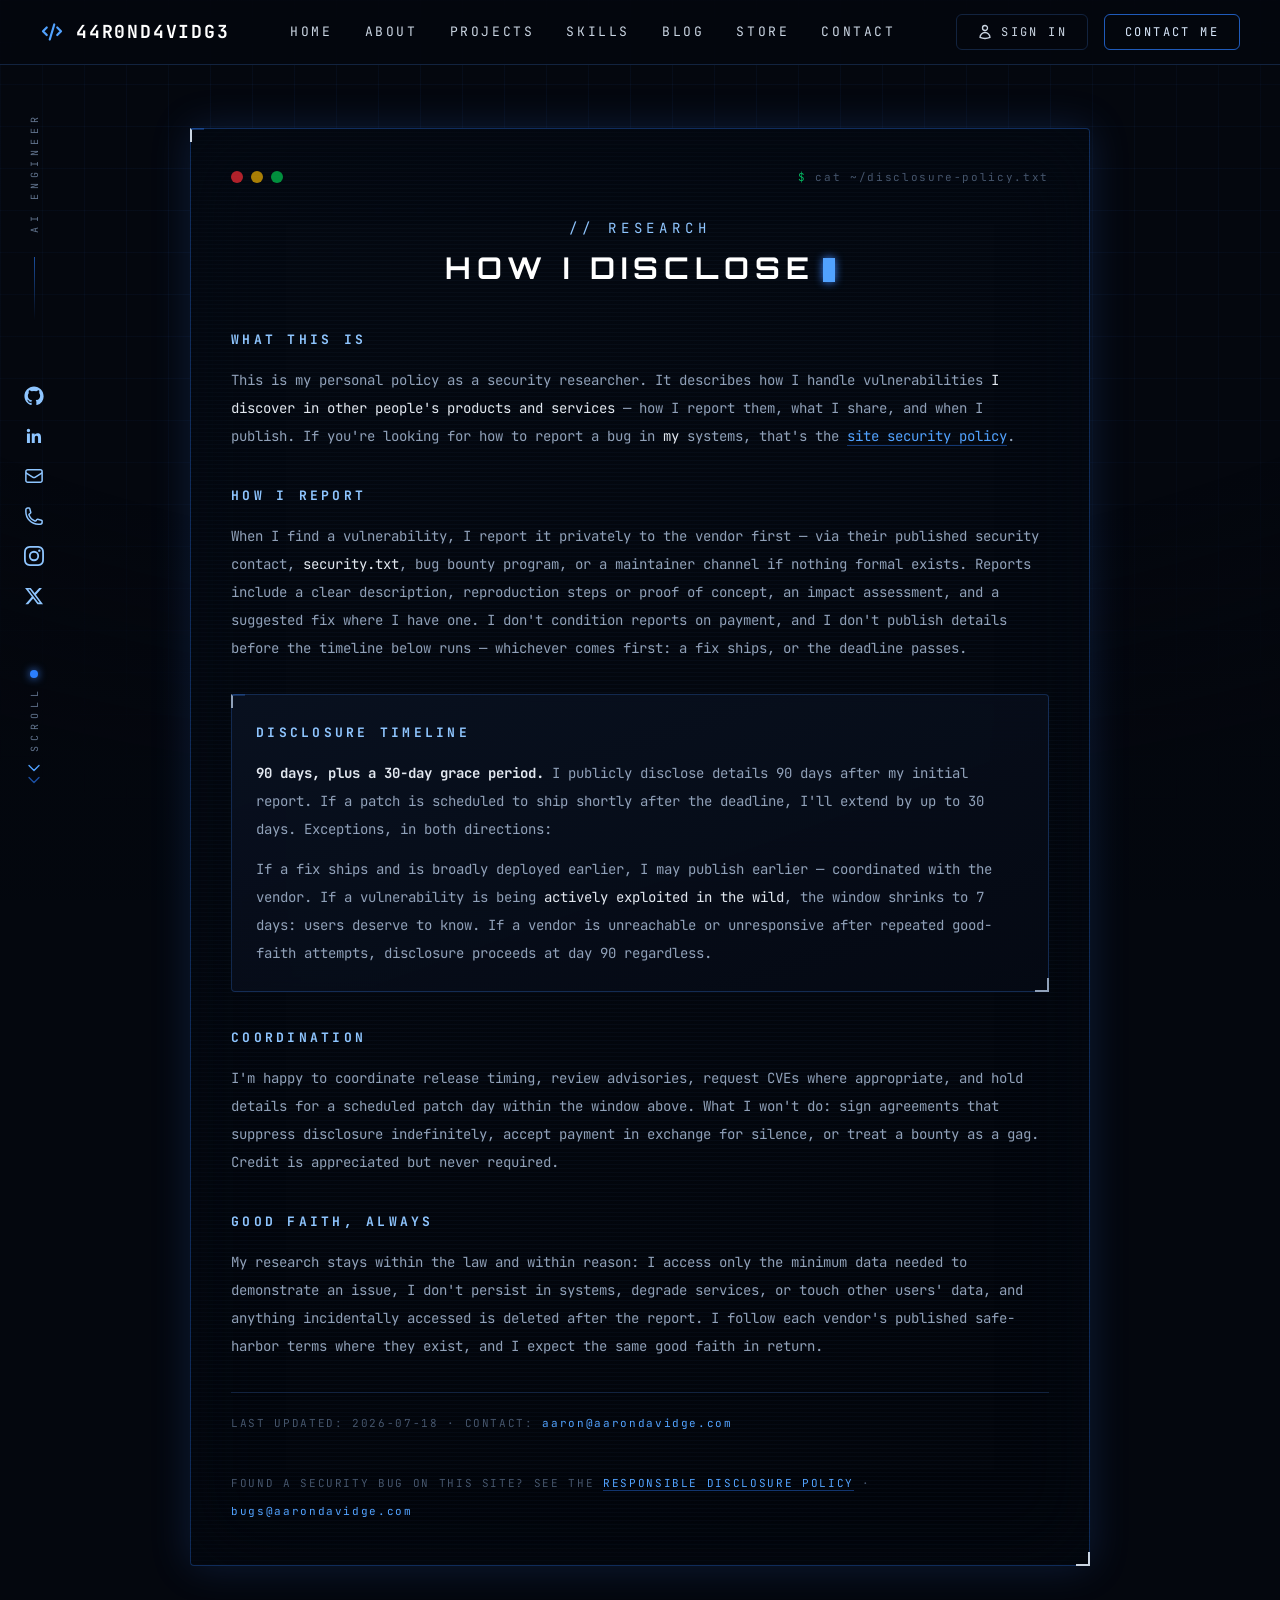
<file: disclosure.html>
<!DOCTYPE html>
<html lang="en">
<head>
<meta charset="UTF-8" />
<meta name="viewport" content="width=device-width, initial-scale=1.0" />
<title>Disclosure Policy — Aaron Davidge</title>
<meta name="description" content="Aaron Davidge's personal vulnerability disclosure policy — how I report security issues I find to vendors: private reports, a 90-day disclosure deadline with a 30-day grace period, and coordinated release." />
<meta name="theme-color" content="#04070e" />
<link rel="canonical" href="https://aarondavidge.com/disclosure.html" />
<link rel="icon" href="favicon.svg" type="image/svg+xml" />
<link rel="icon" href="favicon-32.png" sizes="32x32" type="image/png" />
<link rel="icon" href="favicon-16.png" sizes="16x16" type="image/png" />
<link rel="apple-touch-icon" href="apple-touch-icon.png" />
<meta name="author" content="Aaron Davidge" />
<meta name="robots" content="index,follow" />
<meta property="og:type" content="website" />
<meta property="og:site_name" content="Aaron Davidge" />
<meta property="og:url" content="https://aarondavidge.com/disclosure.html" />
<meta property="og:title" content="Disclosure Policy — Aaron Davidge" />
<meta property="og:description" content="How I disclose vulnerabilities I find: private reports, 90 days + 30 grace, coordinated release." />
<meta property="og:image" content="https://aarondavidge.com/card_image.jpg" />
<meta property="og:image:type" content="image/jpeg" />
<meta name="twitter:card" content="summary_large_image" />
<meta name="twitter:site" content="@44r0nd4vidg3" />
<link rel="stylesheet" href="tailwind.css" />
<link rel="preconnect" href="https://fonts.googleapis.com" />
<link rel="preconnect" href="https://fonts.gstatic.com" crossorigin />
<link href="https://fonts.googleapis.com/css2?family=JetBrains+Mono:wght@400;500;700;800&family=Orbitron:wght@700;900&display=swap" rel="stylesheet" />
<style>
  html { scroll-behavior: smooth; }
  body { background: #04070e; font-family: "JetBrains Mono", monospace; overflow-x: hidden; }

  .bg-grid {
    background-image:
      linear-gradient(rgba(59,130,246,.05) 1px, transparent 1px),
      linear-gradient(90deg, rgba(59,130,246,.05) 1px, transparent 1px);
    background-size: 42px 42px;
    mask-image: radial-gradient(ellipse 90% 80% at 50% 20%, black 40%, transparent 100%);
  }
  .vignette { background: radial-gradient(ellipse 120% 90% at 50% 0%, transparent 70%, rgba(4,7,14,.55) 100%); }

  .glow-btn { animation: btn-pulse 3.2s ease-in-out infinite; }
  @keyframes btn-pulse {
    0%, 100% { box-shadow: 0 0 14px rgba(59,130,246,.4), inset 0 0 12px rgba(59,130,246,.14); }
    50% { box-shadow: 0 0 26px rgba(96,165,250,.7), inset 0 0 18px rgba(59,130,246,.24); }
  }
  .glow-btn:hover { animation: none; box-shadow: 0 0 32px rgba(96,165,250,.85), inset 0 0 20px rgba(59,130,246,.3); }
  .icon-neon { animation: icon-pulse 3.2s ease-in-out infinite; }
  @keyframes icon-pulse {
    0%, 100% { filter: drop-shadow(0 0 3px rgba(59,130,246,.8)) drop-shadow(0 0 8px rgba(59,130,246,.4)); }
    50% { filter: drop-shadow(0 0 5px rgba(96,165,250,1)) drop-shadow(0 0 14px rgba(59,130,246,.6)); }
  }
  .neon-strong { animation: neon-pulse-strong 3.2s ease-in-out infinite; }
  @keyframes neon-pulse-strong {
    0%, 100% { filter: drop-shadow(0 0 4px rgba(96,165,250,1)) drop-shadow(0 0 12px rgba(59,130,246,.95)) drop-shadow(0 0 28px rgba(59,130,246,.7)); }
    50% { filter: drop-shadow(0 0 7px rgba(147,197,253,1)) drop-shadow(0 0 20px rgba(96,165,250,1)) drop-shadow(0 0 44px rgba(59,130,246,.85)); }
  }

  .card-panel {
    background: linear-gradient(160deg, rgba(10,18,34,.85), rgba(5,10,20,.9));
    border: 1px solid rgba(59,130,246,.25);
    backdrop-filter: blur(6px);
  }
  .term-section {
    background:
      repeating-linear-gradient(0deg, rgba(96,165,250,.03) 0 1px, transparent 1px 4px),
      linear-gradient(165deg, rgba(4,9,18,.94), rgba(2,5,11,.96));
    backdrop-filter: blur(8px);
    box-shadow: 0 0 40px rgba(59,130,246,.18), inset 0 0 80px rgba(3,8,16,.85);
  }
  .corner { position: relative; }
  .corner::before, .corner::after { content:""; position:absolute; width:14px; height:14px; border-color: rgba(96,165,250,.8); }
  .corner::before { top:-1px; left:-1px; border-top:2px solid; border-left:2px solid; border-top-color:inherit; }
  .corner::after { bottom:-1px; right:-1px; border-bottom:2px solid; border-right:2px solid; }

  @keyframes blink { 0%,49%{opacity:1} 50%,100%{opacity:0} }
  .cursor-blink { animation: blink 1s steps(1) infinite; }


  .vertical-label { writing-mode: vertical-rl; transform: rotate(180deg); letter-spacing: .5em; }

  @keyframes bob { 0%,100%{transform:translateY(0)} 50%{transform:translateY(6px)} }
  .bob { animation: bob 1.6s ease-in-out infinite; }
  .bob2 { animation: bob 1.6s ease-in-out .25s infinite; }

  ::selection { background: rgba(59,130,246,.4); }

  @media (prefers-reduced-motion: reduce) {
    *, *::before, *::after {
      animation-duration: .01ms !important;
      animation-iteration-count: 1 !important;
      transition-duration: .01ms !important;
    }
  }
</style>
<!-- Google Analytics 4 -->
<script async src="https://www.googletagmanager.com/gtag/js?id=G-Y1MDZZWH85"></script>
<script>
window.dataLayer = window.dataLayer || [];
function gtag(){dataLayer.push(arguments);}
gtag('js', new Date());
gtag('config', 'G-Y1MDZZWH85');
</script>
<!-- Meta Pixel (inactive until ID is set) -->
<script>
const META_PIXEL_ID = '2108918419982043';
if (META_PIXEL_ID) {
  !function(f,b,e,v,n,t,s){if(f.fbq)return;n=f.fbq=function(){n.callMethod?
  n.callMethod.apply(n,arguments):n.queue.push(arguments)};if(!f._fbq)f._fbq=n;
  n.push=n;n.loaded=!0;n.version='2.0';n.queue=[];t=b.createElement(e);t.async=!0;
  t.src=v;s=b.getElementsByTagName(e)[0];s.parentNode.insertBefore(t,s)}(window,
  document,'script','https://connect.facebook.net/en_US/fbevents.js');
  fbq('init', META_PIXEL_ID);
  fbq('track', 'PageView');
}
</script>
<noscript><img height="1" width="1" style="display:none" src="https://www.facebook.com/tr?id=2108918419982043&ev=PageView&noscript=1" /></noscript>
</head>
<body class="text-slate-300 antialiased">

<div class="fixed inset-0 bg-grid pointer-events-none"></div>
<div class="fixed inset-0 vignette pointer-events-none"></div>

<!-- ============ NAVBAR ============ -->
<header class="fixed top-0 inset-x-0 z-50 bg-[#04070e]/80 backdrop-blur-md border-b border-[#12233f]">
  <nav class="max-w-[1880px] mx-auto flex items-center justify-between px-6 lg:px-10 h-16">
    <a href="index.html" class="flex items-center gap-3 text-white font-bold tracking-widest text-lg">
      <svg class="w-6 h-6 text-blue-400" fill="none" stroke="currentColor" stroke-width="2.2" viewBox="0 0 24 24"><path stroke-linecap="round" stroke-linejoin="round" d="M6.75 7.5 3 11.25l3.75 3.75m10.5-7.5L21 11.25l-3.75 3.75M14.25 4.5l-4.5 15"/></svg>
      44R0ND4VIDG3
    </a>
    <ul class="hidden md:flex items-center gap-8 text-[13px] tracking-[0.2em] text-slate-300">
      <li><a href="index.html" class="hover:text-blue-400 transition-colors">HOME</a></li>
      <li><a href="index.html#about" class="hover:text-blue-400 transition-colors">ABOUT</a></li>
      <li><a href="index.html#projects" class="hover:text-blue-400 transition-colors">PROJECTS</a></li>
      <li><a href="index.html#skills" class="hover:text-blue-400 transition-colors">SKILLS</a></li>
      <li><a href="blog/" class="hover:text-blue-400 transition-colors">BLOG</a></li>
      <li><a href="https://store.aarondavidge.com" class="hover:text-blue-400 transition-colors">STORE</a></li>
      <li><a href="contact.html" class="hover:text-blue-400 transition-colors">CONTACT</a></li>
    </ul>
    <div class="flex items-center gap-4">
      <a href="signin.html" id="signin-btn" class="hidden sm:flex items-center gap-2 border border-[#12233f] rounded-md px-5 py-2 text-[12px] tracking-[0.2em] text-slate-300 hover:text-white hover:border-blue-500/70 transition-all">
        <svg class="w-4 h-4" fill="none" stroke="currentColor" stroke-width="2" viewBox="0 0 24 24"><path stroke-linecap="round" stroke-linejoin="round" d="M15.75 6a3.75 3.75 0 1 1-7.5 0 3.75 3.75 0 0 1 7.5 0ZM4.501 20.118a7.5 7.5 0 0 1 14.998 0A17.933 17.933 0 0 1 12 21.75c-2.676 0-5.216-.584-7.499-1.632Z"/></svg>
        SIGN IN
      </a>
      <a href="contact.html" class="glow-btn hidden sm:flex items-center gap-2 border border-blue-500/70 rounded-md px-5 py-2 text-[12px] tracking-[0.2em] text-blue-100 hover:text-white transition-all">CONTACT ME</a>
      <button id="menu-btn" type="button" aria-label="Toggle menu" class="md:hidden icon-neon text-blue-300 hover:text-white transition-colors cursor-pointer">
        <svg id="menu-icon-open" class="w-7 h-7" fill="none" stroke="currentColor" stroke-width="1.8" viewBox="0 0 24 24"><path stroke-linecap="round" stroke-linejoin="round" d="M3.75 6.75h16.5M3.75 12h16.5m-16.5 5.25h16.5"/></svg>
        <svg id="menu-icon-close" class="w-7 h-7 hidden" fill="none" stroke="currentColor" stroke-width="1.8" viewBox="0 0 24 24"><path stroke-linecap="round" stroke-linejoin="round" d="M6 18 18 6M6 6l12 12"/></svg>
      </button>
    </div>
  </nav>
  <!-- mobile menu -->
  <div id="mobile-menu" class="hidden md:hidden border-t border-[#12233f] bg-[#04070e]/95 backdrop-blur-md">
    <ul class="flex flex-col px-6 py-4 gap-4 text-[13px] tracking-[0.2em] text-slate-300">
      <li><a href="index.html" class="block py-1 hover:text-blue-400 transition-colors">HOME</a></li>
      <li><a href="index.html#about" class="block py-1 hover:text-blue-400 transition-colors">ABOUT</a></li>
      <li><a href="index.html#projects" class="block py-1 hover:text-blue-400 transition-colors">PROJECTS</a></li>
      <li><a href="index.html#skills" class="block py-1 hover:text-blue-400 transition-colors">SKILLS</a></li>
      <li><a href="blog/" class="block py-1 hover:text-blue-400 transition-colors">BLOG</a></li>
      <li><a href="https://store.aarondavidge.com" class="block py-1 hover:text-blue-400 transition-colors">STORE</a></li>
      <li><a href="contact.html" class="block py-1 hover:text-blue-400 transition-colors">CONTACT</a></li>
      <li><a href="signin.html" class="block py-1 hover:text-blue-400 transition-colors">SIGN IN</a></li>
    </ul>
  </div>
</header>

<!-- mobile social bar (vertical rail replacement) -->
<div class="lg:hidden fixed bottom-0 inset-x-0 z-40 bg-[#04070e]/85 backdrop-blur-md border-t border-[#12233f] flex items-center justify-around py-3">
  <a href="https://github.com/44r0nd4vidg3" target="_blank" rel="noopener" aria-label="GitHub" class="icon-neon text-blue-300 hover:text-white transition-colors">
    <svg class="w-5 h-5" fill="currentColor" viewBox="0 0 24 24"><path d="M12 .5C5.65.5.5 5.65.5 12c0 5.08 3.29 9.39 7.86 10.91.58.11.79-.25.79-.56 0-.27-.01-1.17-.02-2.12-3.2.7-3.88-1.36-3.88-1.36-.52-1.33-1.28-1.68-1.28-1.68-1.04-.71.08-.7.08-.7 1.15.08 1.76 1.19 1.76 1.19 1.03 1.76 2.69 1.25 3.34.96.1-.75.4-1.25.72-1.54-2.55-.29-5.24-1.28-5.24-5.7 0-1.26.45-2.29 1.19-3.09-.12-.29-.52-1.46.11-3.05 0 0 .97-.31 3.17 1.18a11 11 0 0 1 5.78 0c2.2-1.49 3.17-1.18 3.17-1.18.63 1.59.23 2.76.11 3.05.74.8 1.19 1.83 1.19 3.09 0 4.43-2.7 5.4-5.27 5.69.41.35.78 1.05.78 2.12 0 1.53-.01 2.76-.01 3.14 0 .31.21.68.8.56A10.52 10.52 0 0 0 23.5 12C23.5 5.65 18.35.5 12 .5Z"/></svg>
  </a>
  <a href="https://www.linkedin.com/in/aarondavidge/" target="_blank" rel="noopener" aria-label="LinkedIn" class="icon-neon text-blue-300 hover:text-white transition-colors">
    <svg class="w-5 h-5" fill="currentColor" viewBox="0 0 24 24"><path d="M20.45 20.45h-3.55v-5.57c0-1.33-.03-3.04-1.85-3.04-1.86 0-2.14 1.45-2.14 2.94v5.67H9.35V9h3.41v1.56h.05c.47-.9 1.63-1.85 3.36-1.85 3.6 0 4.27 2.37 4.27 5.46v6.28ZM5.34 7.43a2.06 2.06 0 1 1 0-4.12 2.06 2.06 0 0 1 0 4.12ZM7.12 20.45H3.55V9h3.57v11.45Z"/></svg>
  </a>
  <a href="mailto:aaron@aarondavidge.com" aria-label="Email" class="icon-neon text-blue-300 hover:text-white transition-colors">
    <svg class="w-5 h-5" fill="none" stroke="currentColor" stroke-width="1.8" viewBox="0 0 24 24"><path stroke-linecap="round" stroke-linejoin="round" d="M21.75 6.75v10.5a2.25 2.25 0 0 1-2.25 2.25h-15a2.25 2.25 0 0 1-2.25-2.25V6.75m19.5 0A2.25 2.25 0 0 0 19.5 4.5h-15a2.25 2.25 0 0 0-2.25 2.25m19.5 0v.24a2.25 2.25 0 0 1-1.07 1.92l-7.5 4.62a2.25 2.25 0 0 1-2.36 0L3.32 8.91a2.25 2.25 0 0 1-1.07-1.92v-.24"/></svg>
  </a>
  <a href="tel:+15044703770" aria-label="Phone" class="icon-neon text-blue-300 hover:text-white transition-colors">
    <svg class="w-5 h-5" fill="none" stroke="currentColor" stroke-width="1.8" viewBox="0 0 24 24"><path stroke-linecap="round" stroke-linejoin="round" d="M2.25 6.75c0 8.284 6.716 15 15 15h2.25a2.25 2.25 0 0 0 2.25-2.25v-1.372c0-.516-.351-.966-.852-1.091l-4.423-1.106c-.44-.11-.902.055-1.173.417l-.97 1.293c-.282.376-.769.542-1.21.38a12.035 12.035 0 0 1-7.143-7.143c-.162-.441.004-.928.38-1.21l1.293-.97c.363-.271.527-.734.417-1.173L6.963 3.102a1.125 1.125 0 0 0-1.091-.852H4.5A2.25 2.25 0 0 0 2.25 4.5v2.25Z"/></svg>
  </a>
  <a href="https://www.instagram.com/aarondavidge.ai" target="_blank" rel="noopener" aria-label="Instagram" class="icon-neon text-blue-300 hover:text-white transition-colors">
    <svg class="w-5 h-5" fill="currentColor" viewBox="0 0 24 24"><path d="M12 2.16c3.2 0 3.58.01 4.85.07 1.17.05 1.8.25 2.23.41.56.22.96.48 1.38.9.42.42.68.82.9 1.38.16.42.36 1.06.41 2.23.06 1.27.07 1.65.07 4.85s-.01 3.58-.07 4.85c-.05 1.17-.25 1.8-.41 2.23-.22.56-.48.96-.9 1.38-.42.42-.82.68-1.38.9-.42.16-1.06.36-2.23.41-1.27.06-1.65.07-4.85.07s-3.58-.01-4.85-.07c-1.17-.05-1.8-.25-2.23-.41a3.72 3.72 0 0 1-1.38-.9 3.72 3.72 0 0 1-.9-1.38c-.16-.42-.36-1.06-.41-2.23-.06-1.27-.07-1.65-.07-4.85s.01-3.58.07-4.85c.05-1.17.25-1.8.41-2.23.22-.56.48-.96.9-1.38.42-.42.82-.68 1.38-.9.42-.16 1.06-.36 2.23-.41 1.27-.06 1.65-.07 4.85-.07M12 0C8.74 0 8.33.01 7.05.07 5.78.13 4.9.33 4.14.63a5.88 5.88 0 0 0-2.13 1.38A5.88 5.88 0 0 0 .63 4.14C.33 4.9.13 5.78.07 7.05.01 8.33 0 8.74 0 12s.01 3.67.07 4.95c.06 1.27.26 2.15.56 2.91.31.8.72 1.48 1.38 2.13a5.88 5.88 0 0 0 2.13 1.38c.76.3 1.64.5 2.91.56C8.33 23.99 8.74 24 12 24s3.67-.01 4.95-.07c1.27-.06 2.15-.26 2.91-.56a5.88 5.88 0 0 0 2.13-1.38 5.88 5.88 0 0 0 1.38-2.13c.3-.76.5-1.64.56-2.91.06-1.28.07-1.69.07-4.95s-.01-3.67-.07-4.95c-.06-1.27-.26-2.15-.56-2.91a5.88 5.88 0 0 0-1.38-2.13A5.88 5.88 0 0 0 19.86.63c-.76-.3-1.64-.5-2.91-.56C15.67.01 15.26 0 12 0Zm0 5.84A6.16 6.16 0 1 0 18.16 12 6.16 6.16 0 0 0 12 5.84Zm0 10.16A4 4 0 1 1 16 12a4 4 0 0 1-4 4Zm7.85-10.4a1.44 1.44 0 1 1-1.44-1.44 1.44 1.44 0 0 1 1.44 1.44Z"/></svg>
  </a>
  <a href="https://x.com/44r0nd4vidg3" target="_blank" rel="noopener" aria-label="X" class="icon-neon text-blue-300 hover:text-white transition-colors">
    <svg class="w-5 h-5" fill="currentColor" viewBox="0 0 24 24"><path d="M18.244 2.25h3.308l-7.227 8.26 8.502 11.24H16.17l-5.214-6.817L4.99 21.75H1.68l7.73-8.835L1.254 2.25H8.08l4.713 6.231 5.45-6.231Zm-1.161 17.52h1.833L7.084 4.126H5.117l11.966 15.644Z"/></svg>
  </a>
</div>

<!-- ============ LEFT RAIL ============ -->
<aside class="hidden lg:flex fixed left-6 top-0 bottom-0 z-40 flex-col items-center justify-between py-28 pointer-events-none">
  <div class="flex flex-col items-center gap-6">
    <span class="vertical-label text-[10px] text-slate-500 tracking-[0.5em]">AI ENGINEER</span>
    <span class="w-px h-16 bg-gradient-to-b from-blue-500/60 to-transparent"></span>
  </div>
  <div class="flex flex-col items-center gap-5 pointer-events-auto">
    <a href="https://github.com/44r0nd4vidg3" target="_blank" rel="noopener" aria-label="GitHub" class="icon-neon text-blue-300 hover:text-white transition-colors">
      <svg class="w-5 h-5" fill="currentColor" viewBox="0 0 24 24"><path d="M12 .5C5.65.5.5 5.65.5 12c0 5.08 3.29 9.39 7.86 10.91.58.11.79-.25.79-.56 0-.27-.01-1.17-.02-2.12-3.2.7-3.88-1.36-3.88-1.36-.52-1.33-1.28-1.68-1.28-1.68-1.04-.71.08-.7.08-.7 1.15.08 1.76 1.19 1.76 1.19 1.03 1.76 2.69 1.25 3.34.96.1-.75.4-1.25.72-1.54-2.55-.29-5.24-1.28-5.24-5.7 0-1.26.45-2.29 1.19-3.09-.12-.29-.52-1.46.11-3.05 0 0 .97-.31 3.17 1.18a11 11 0 0 1 5.78 0c2.2-1.49 3.17-1.18 3.17-1.18.63 1.59.23 2.76.11 3.05.74.8 1.19 1.83 1.19 3.09 0 4.43-2.7 5.4-5.27 5.69.41.35.78 1.05.78 2.12 0 1.53-.01 2.76-.01 3.14 0 .31.21.68.8.56A10.52 10.52 0 0 0 23.5 12C23.5 5.65 18.35.5 12 .5Z"/></svg>
    </a>
    <a href="https://www.linkedin.com/in/aarondavidge/" target="_blank" rel="noopener" aria-label="LinkedIn" class="icon-neon text-blue-300 hover:text-white transition-colors">
      <svg class="w-5 h-5" fill="currentColor" viewBox="0 0 24 24"><path d="M20.45 20.45h-3.55v-5.57c0-1.33-.03-3.04-1.85-3.04-1.86 0-2.14 1.45-2.14 2.94v5.67H9.35V9h3.41v1.56h.05c.47-.9 1.63-1.85 3.36-1.85 3.6 0 4.27 2.37 4.27 5.46v6.28ZM5.34 7.43a2.06 2.06 0 1 1 0-4.12 2.06 2.06 0 0 1 0 4.12ZM7.12 20.45H3.55V9h3.57v11.45Z"/></svg>
    </a>
    <a href="mailto:aaron@aarondavidge.com" aria-label="Email" class="icon-neon text-blue-300 hover:text-white transition-colors">
      <svg class="w-5 h-5" fill="none" stroke="currentColor" stroke-width="1.8" viewBox="0 0 24 24"><path stroke-linecap="round" stroke-linejoin="round" d="M21.75 6.75v10.5a2.25 2.25 0 0 1-2.25 2.25h-15a2.25 2.25 0 0 1-2.25-2.25V6.75m19.5 0A2.25 2.25 0 0 0 19.5 4.5h-15a2.25 2.25 0 0 0-2.25 2.25m19.5 0v.24a2.25 2.25 0 0 1-1.07 1.92l-7.5 4.62a2.25 2.25 0 0 1-2.36 0L3.32 8.91a2.25 2.25 0 0 1-1.07-1.92v-.24"/></svg>
    </a>
    <a href="tel:+15044703770" aria-label="Phone" class="icon-neon text-blue-300 hover:text-white transition-colors">
      <svg class="w-5 h-5" fill="none" stroke="currentColor" stroke-width="1.8" viewBox="0 0 24 24"><path stroke-linecap="round" stroke-linejoin="round" d="M2.25 6.75c0 8.284 6.716 15 15 15h2.25a2.25 2.25 0 0 0 2.25-2.25v-1.372c0-.516-.351-.966-.852-1.091l-4.423-1.106c-.44-.11-.902.055-1.173.417l-.97 1.293c-.282.376-.769.542-1.21.38a12.035 12.035 0 0 1-7.143-7.143c-.162-.441.004-.928.38-1.21l1.293-.97c.363-.271.527-.734.417-1.173L6.963 3.102a1.125 1.125 0 0 0-1.091-.852H4.5A2.25 2.25 0 0 0 2.25 4.5v2.25Z"/></svg>
    </a>
    <a href="https://www.instagram.com/aarondavidge.ai" target="_blank" rel="noopener" aria-label="Instagram" class="icon-neon text-blue-300 hover:text-white transition-colors">
      <svg class="w-5 h-5" fill="currentColor" viewBox="0 0 24 24"><path d="M12 2.16c3.2 0 3.58.01 4.85.07 1.17.05 1.8.25 2.23.41.56.22.96.48 1.38.9.42.42.68.82.9 1.38.16.42.36 1.06.41 2.23.06 1.27.07 1.65.07 4.85s-.01 3.58-.07 4.85c-.05 1.17-.25 1.8-.41 2.23-.22.56-.48.96-.9 1.38-.42.42-.82.68-1.38.9-.42.16-1.06.36-2.23.41-1.27.06-1.65.07-4.85.07s-3.58-.01-4.85-.07c-1.17-.05-1.8-.25-2.23-.41a3.72 3.72 0 0 1-1.38-.9 3.72 3.72 0 0 1-.9-1.38c-.16-.42-.36-1.06-.41-2.23-.06-1.27-.07-1.65-.07-4.85s.01-3.58.07-4.85c.05-1.17.25-1.8.41-2.23.22-.56.48-.96.9-1.38.42-.42.82-.68 1.38-.9.42-.16 1.06-.36 2.23-.41 1.27-.06 1.65-.07 4.85-.07M12 0C8.74 0 8.33.01 7.05.07 5.78.13 4.9.33 4.14.63a5.88 5.88 0 0 0-2.13 1.38A5.88 5.88 0 0 0 .63 4.14C.33 4.9.13 5.78.07 7.05.01 8.33 0 8.74 0 12s.01 3.67.07 4.95c.06 1.27.26 2.15.56 2.91.31.8.72 1.48 1.38 2.13a5.88 5.88 0 0 0 2.13 1.38c.76.3 1.64.5 2.91.56C8.33 23.99 8.74 24 12 24s3.67-.01 4.95-.07c1.27-.06 2.15-.26 2.91-.56a5.88 5.88 0 0 0 2.13-1.38 5.88 5.88 0 0 0 1.38-2.13c.3-.76.5-1.64.56-2.91.06-1.28.07-1.69.07-4.95s-.01-3.67-.07-4.95c-.06-1.27-.26-2.15-.56-2.91a5.88 5.88 0 0 0-1.38-2.13A5.88 5.88 0 0 0 19.86.63c-.76-.3-1.64-.5-2.91-.56C15.67.01 15.26 0 12 0Zm0 5.84A6.16 6.16 0 1 0 18.16 12 6.16 6.16 0 0 0 12 5.84Zm0 10.16A4 4 0 1 1 16 12a4 4 0 0 1-4 4Zm7.85-10.4a1.44 1.44 0 1 1-1.44-1.44 1.44 1.44 0 0 1 1.44 1.44Z"/></svg>
    </a>
    <a href="https://x.com/44r0nd4vidg3" target="_blank" rel="noopener" aria-label="X" class="icon-neon text-blue-300 hover:text-white transition-colors">
      <svg class="w-5 h-5" fill="currentColor" viewBox="0 0 24 24"><path d="M18.244 2.25h3.308l-7.227 8.26 8.502 11.24H16.17l-5.214-6.817L4.99 21.75H1.68l7.73-8.835L1.254 2.25H8.08l4.713 6.231 5.45-6.231Zm-1.161 17.52h1.833L7.084 4.126H5.117l11.966 15.644Z"/></svg>
    </a>
  </div>
  <div class="flex flex-col items-center gap-2">
    <span class="w-2 h-2 rounded-full bg-blue-500 shadow-[0_0_8px_#3b82f6]"></span>
    <span class="vertical-label text-[10px] text-slate-500">SCROLL</span>
    <svg class="w-4 h-4 text-blue-400 bob" fill="none" stroke="currentColor" stroke-width="2" viewBox="0 0 24 24"><path stroke-linecap="round" stroke-linejoin="round" d="m19.5 8.25-7.5 7.5-7.5-7.5"/></svg>
    <svg class="w-4 h-4 text-blue-500/60 bob2 -mt-3" fill="none" stroke="currentColor" stroke-width="2" viewBox="0 0 24 24"><path stroke-linecap="round" stroke-linejoin="round" d="m19.5 8.25-7.5 7.5-7.5-7.5"/></svg>
  </div>
</aside>

<!-- ============ DISCLOSURE POLICY ============ -->
<main class="relative z-10 max-w-[1880px] mx-auto px-6 md:px-10 lg:px-20 pt-32 pb-24">
  <div class="term-section corner border border-blue-500/30 rounded-sm p-6 lg:p-10 max-w-[900px] mx-auto w-full">
    <div class="flex items-center justify-between mb-8">
      <div class="flex gap-2">
        <span class="w-3 h-3 rounded-full bg-red-500/70"></span>
        <span class="w-3 h-3 rounded-full bg-yellow-500/70"></span>
        <span class="w-3 h-3 rounded-full bg-green-500/70"></span>
      </div>
      <p class="text-[11px] tracking-[0.15em] text-slate-600 font-mono"><span class="text-green-400/80">$</span> cat ~/disclosure-policy.txt</p>
    </div>

    <p class="neon-strong text-center text-blue-300 text-sm tracking-[0.35em] mb-3">// RESEARCH</p>
    <h1 class="text-center font-display text-white text-2xl lg:text-3xl tracking-[0.2em] font-bold mb-10">HOW I DISCLOSE<span class="cursor-blink inline-block w-3 h-6 bg-blue-400 shadow-[0_0_8px_#3b82f6] ml-2 align-middle"></span></h1>

    <div class="space-y-8 text-[14px] leading-7 text-slate-400">

      <section>
        <h2 class="text-blue-300 text-[13px] tracking-[0.25em] font-bold mb-3">WHAT THIS IS</h2>
        <p>This is my personal policy as a security researcher. It describes how I handle vulnerabilities <span class="text-slate-200">I discover in other people's products and services</span> — how I report them, what I share, and when I publish. If you're looking for how to report a bug in <span class="text-slate-200">my</span> systems, that's the <a href="security.html" class="text-blue-400 hover:text-blue-300 border-b border-blue-500/40">site security policy</a>.</p>
      </section>

      <section>
        <h2 class="text-blue-300 text-[13px] tracking-[0.25em] font-bold mb-3">HOW I REPORT</h2>
        <p>When I find a vulnerability, I report it privately to the vendor first — via their published security contact, <span class="text-slate-200">security.txt</span>, bug bounty program, or a maintainer channel if nothing formal exists. Reports include a clear description, reproduction steps or proof of concept, an impact assessment, and a suggested fix where I have one. I don't condition reports on payment, and I don't publish details before the timeline below runs — whichever comes first: a fix ships, or the deadline passes.</p>
      </section>

      <section class="card-panel corner rounded-sm p-6">
        <h2 class="text-blue-300 text-[13px] tracking-[0.25em] font-bold mb-3">DISCLOSURE TIMELINE</h2>
        <p class="mb-3"><span class="text-slate-200 font-bold">90 days, plus a 30-day grace period.</span> I publicly disclose details 90 days after my initial report. If a patch is scheduled to ship shortly after the deadline, I'll extend by up to 30 days. Exceptions, in both directions:</p>
        <p>If a fix ships and is broadly deployed earlier, I may publish earlier — coordinated with the vendor. If a vulnerability is being <span class="text-slate-200">actively exploited in the wild</span>, the window shrinks to 7 days: users deserve to know. If a vendor is unreachable or unresponsive after repeated good-faith attempts, disclosure proceeds at day 90 regardless.</p>
      </section>

      <section>
        <h2 class="text-blue-300 text-[13px] tracking-[0.25em] font-bold mb-3">COORDINATION</h2>
        <p>I'm happy to coordinate release timing, review advisories, request CVEs where appropriate, and hold details for a scheduled patch day within the window above. What I won't do: sign agreements that suppress disclosure indefinitely, accept payment in exchange for silence, or treat a bounty as a gag. Credit is appreciated but never required.</p>
      </section>

      <section>
        <h2 class="text-blue-300 text-[13px] tracking-[0.25em] font-bold mb-3">GOOD FAITH, ALWAYS</h2>
        <p>My research stays within the law and within reason: I access only the minimum data needed to demonstrate an issue, I don't persist in systems, degrade services, or touch other users' data, and anything incidentally accessed is deleted after the report. I follow each vendor's published safe-harbor terms where they exist, and I expect the same good faith in return.</p>
      </section>

      <p class="text-[11px] tracking-[0.15em] text-slate-600 pt-4 border-t border-[#12233f]">LAST UPDATED: 2026-07-18 · CONTACT: <a href="mailto:aaron@aarondavidge.com" class="text-blue-400 hover:text-blue-300">aaron@aarondavidge.com</a></p>
      <p class="text-[11px] tracking-[0.15em] text-slate-600" style="margin-top:6px">FOUND A SECURITY BUG ON THIS SITE? SEE THE <a href="security.html" class="text-blue-400 hover:text-blue-300 border-b border-blue-500/40">RESPONSIBLE DISCLOSURE POLICY</a> · <a href="mailto:bugs@aarondavidge.com" class="text-blue-400 hover:text-blue-300">bugs@aarondavidge.com</a></p>
    </div>
  </div>
</main>

<script>
/* ---------- mobile menu toggle ---------- */
const menuBtn = document.getElementById('menu-btn');
const mobileMenu = document.getElementById('mobile-menu');
const menuOpen = document.getElementById('menu-icon-open');
const menuClose = document.getElementById('menu-icon-close');
menuBtn.addEventListener('click', () => {
  mobileMenu.classList.toggle('hidden');
  menuOpen.classList.toggle('hidden');
  menuClose.classList.toggle('hidden');
});
mobileMenu.querySelectorAll('a').forEach(a => a.addEventListener('click', () => {
  mobileMenu.classList.add('hidden');
  menuOpen.classList.remove('hidden');
  menuClose.classList.add('hidden');
}));
</script>
</body>
</html>
</file>
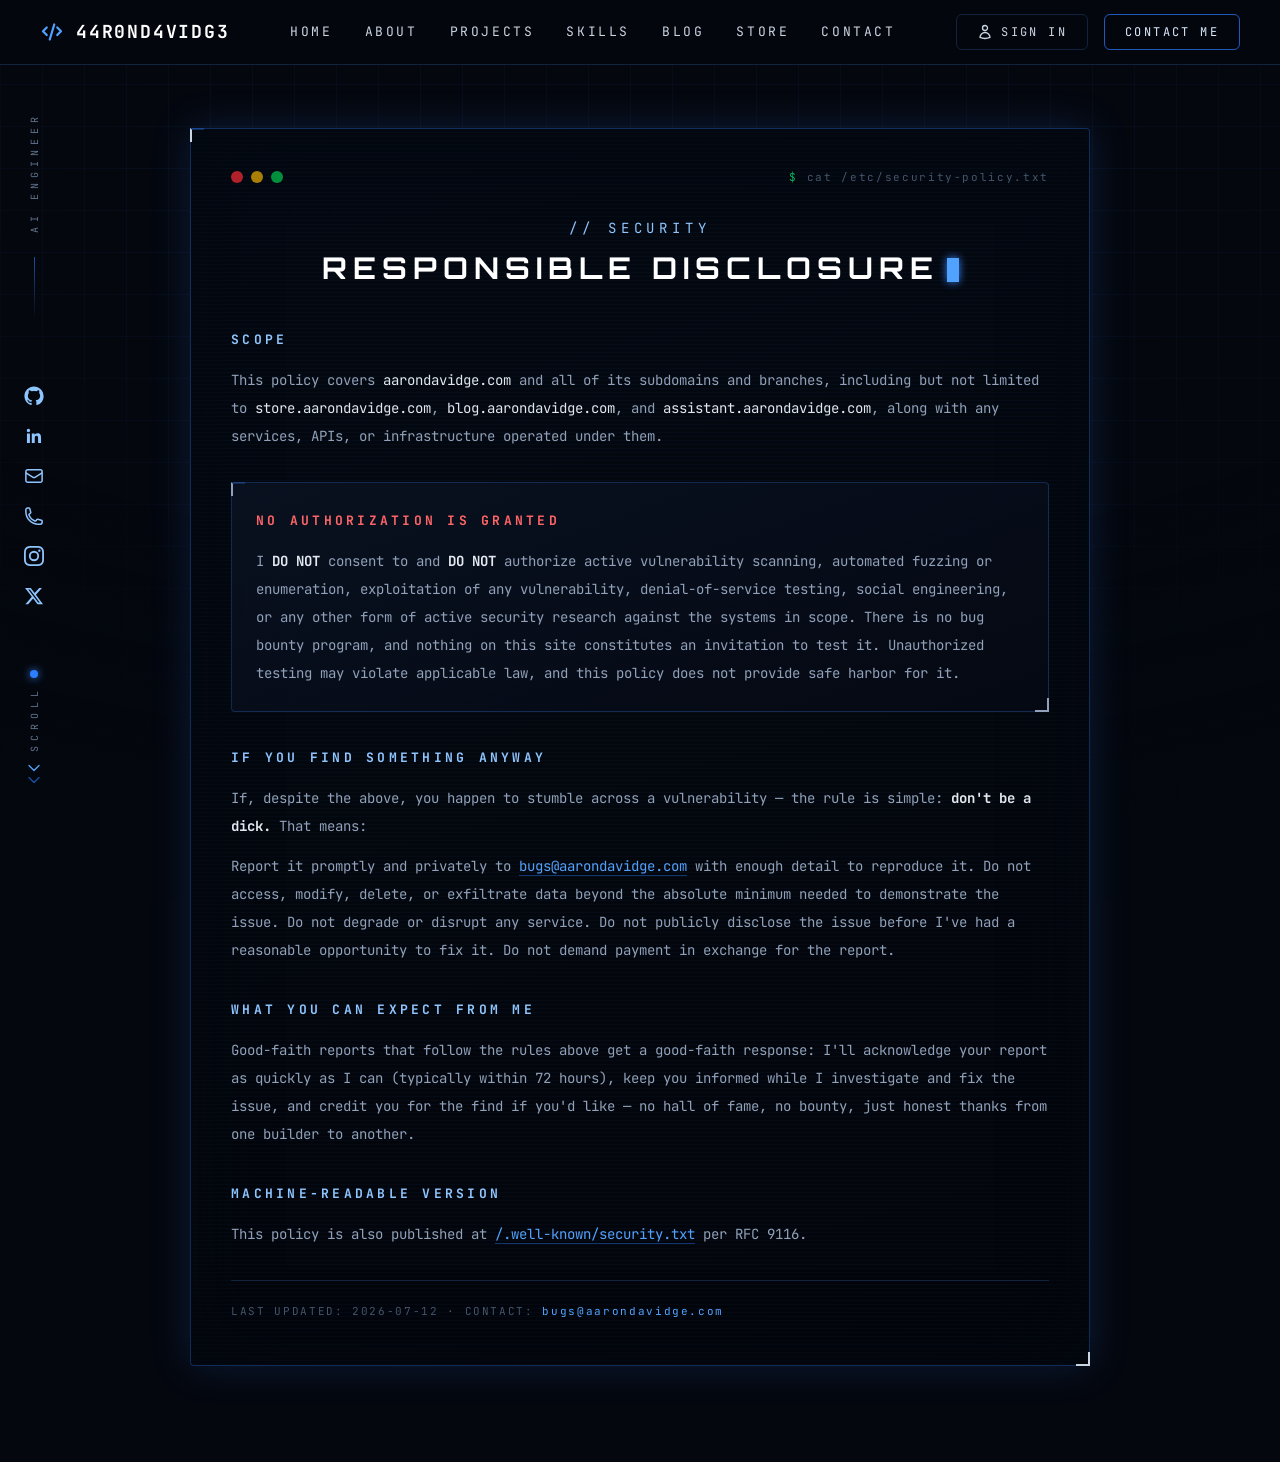
<file: security.html>
<!DOCTYPE html>
<html lang="en">
<head>
<meta charset="UTF-8" />
<meta name="viewport" content="width=device-width, initial-scale=1.0" />
<title>Security Policy — Aaron Davidge</title>
<meta name="description" content="Responsible disclosure policy for aarondavidge.com and all subdomains. Active scanning and exploitation are not authorized. Report findings to bugs@aarondavidge.com." />
<meta name="theme-color" content="#04070e" />
<link rel="canonical" href="https://aarondavidge.com/security.html" />
<link rel="icon" href="favicon.svg" type="image/svg+xml" />
<link rel="icon" href="favicon-32.png" sizes="32x32" type="image/png" />
<link rel="icon" href="favicon-16.png" sizes="16x16" type="image/png" />
<link rel="apple-touch-icon" href="apple-touch-icon.png" />
<meta name="author" content="Aaron Davidge" />
<meta name="robots" content="index,follow" />
<meta property="og:type" content="website" />
<meta property="og:site_name" content="Aaron Davidge" />
<meta property="og:url" content="https://aarondavidge.com/security.html" />
<meta property="og:title" content="Security Policy — Aaron Davidge" />
<meta property="og:description" content="Responsible disclosure policy for aarondavidge.com. Report findings to bugs@aarondavidge.com." />
<meta property="og:image" content="https://aarondavidge.com/card_image.jpg" />
<meta property="og:image:type" content="image/jpeg" />
<meta name="twitter:card" content="summary_large_image" />
<meta name="twitter:site" content="@44r0nd4vidg3" />
<link rel="stylesheet" href="tailwind.css" />
<link rel="preconnect" href="https://fonts.googleapis.com" />
<link rel="preconnect" href="https://fonts.gstatic.com" crossorigin />
<link href="https://fonts.googleapis.com/css2?family=JetBrains+Mono:wght@400;500;700;800&family=Orbitron:wght@700;900&display=swap" rel="stylesheet" />
<style>
  html { scroll-behavior: smooth; }
  body { background: #04070e; font-family: "JetBrains Mono", monospace; overflow-x: hidden; }

  .bg-grid {
    background-image:
      linear-gradient(rgba(59,130,246,.05) 1px, transparent 1px),
      linear-gradient(90deg, rgba(59,130,246,.05) 1px, transparent 1px);
    background-size: 42px 42px;
    mask-image: radial-gradient(ellipse 90% 80% at 50% 20%, black 40%, transparent 100%);
  }
  .vignette { background: radial-gradient(ellipse 120% 90% at 50% 0%, transparent 70%, rgba(4,7,14,.55) 100%); }

  .glow-btn { animation: btn-pulse 3.2s ease-in-out infinite; }
  @keyframes btn-pulse {
    0%, 100% { box-shadow: 0 0 14px rgba(59,130,246,.4), inset 0 0 12px rgba(59,130,246,.14); }
    50% { box-shadow: 0 0 26px rgba(96,165,250,.7), inset 0 0 18px rgba(59,130,246,.24); }
  }
  .glow-btn:hover { animation: none; box-shadow: 0 0 32px rgba(96,165,250,.85), inset 0 0 20px rgba(59,130,246,.3); }
  .icon-neon { animation: icon-pulse 3.2s ease-in-out infinite; }
  @keyframes icon-pulse {
    0%, 100% { filter: drop-shadow(0 0 3px rgba(59,130,246,.8)) drop-shadow(0 0 8px rgba(59,130,246,.4)); }
    50% { filter: drop-shadow(0 0 5px rgba(96,165,250,1)) drop-shadow(0 0 14px rgba(59,130,246,.6)); }
  }
  .neon-strong { animation: neon-pulse-strong 3.2s ease-in-out infinite; }
  @keyframes neon-pulse-strong {
    0%, 100% { filter: drop-shadow(0 0 4px rgba(96,165,250,1)) drop-shadow(0 0 12px rgba(59,130,246,.95)) drop-shadow(0 0 28px rgba(59,130,246,.7)); }
    50% { filter: drop-shadow(0 0 7px rgba(147,197,253,1)) drop-shadow(0 0 20px rgba(96,165,250,1)) drop-shadow(0 0 44px rgba(59,130,246,.85)); }
  }

  .card-panel {
    background: linear-gradient(160deg, rgba(10,18,34,.85), rgba(5,10,20,.9));
    border: 1px solid rgba(59,130,246,.25);
    backdrop-filter: blur(6px);
  }
  .term-section {
    background:
      repeating-linear-gradient(0deg, rgba(96,165,250,.03) 0 1px, transparent 1px 4px),
      linear-gradient(165deg, rgba(4,9,18,.94), rgba(2,5,11,.96));
    backdrop-filter: blur(8px);
    box-shadow: 0 0 40px rgba(59,130,246,.18), inset 0 0 80px rgba(3,8,16,.85);
  }
  .corner { position: relative; }
  .corner::before, .corner::after { content:""; position:absolute; width:14px; height:14px; border-color: rgba(96,165,250,.8); }
  .corner::before { top:-1px; left:-1px; border-top:2px solid; border-left:2px solid; border-top-color:inherit; }
  .corner::after { bottom:-1px; right:-1px; border-bottom:2px solid; border-right:2px solid; }

  @keyframes blink { 0%,49%{opacity:1} 50%,100%{opacity:0} }
  .cursor-blink { animation: blink 1s steps(1) infinite; }


  .vertical-label { writing-mode: vertical-rl; transform: rotate(180deg); letter-spacing: .5em; }

  @keyframes bob { 0%,100%{transform:translateY(0)} 50%{transform:translateY(6px)} }
  .bob { animation: bob 1.6s ease-in-out infinite; }
  .bob2 { animation: bob 1.6s ease-in-out .25s infinite; }

  ::selection { background: rgba(59,130,246,.4); }

  @media (prefers-reduced-motion: reduce) {
    *, *::before, *::after {
      animation-duration: .01ms !important;
      animation-iteration-count: 1 !important;
      transition-duration: .01ms !important;
    }
  }
</style>
<!-- Google Analytics 4 -->
<script async src="https://www.googletagmanager.com/gtag/js?id=G-Y1MDZZWH85"></script>
<script>
window.dataLayer = window.dataLayer || [];
function gtag(){dataLayer.push(arguments);}
gtag('js', new Date());
gtag('config', 'G-Y1MDZZWH85');
</script>
<!-- Meta Pixel (inactive until ID is set) -->
<script>
const META_PIXEL_ID = '2108918419982043';
if (META_PIXEL_ID) {
  !function(f,b,e,v,n,t,s){if(f.fbq)return;n=f.fbq=function(){n.callMethod?
  n.callMethod.apply(n,arguments):n.queue.push(arguments)};if(!f._fbq)f._fbq=n;
  n.push=n;n.loaded=!0;n.version='2.0';n.queue=[];t=b.createElement(e);t.async=!0;
  t.src=v;s=b.getElementsByTagName(e)[0];s.parentNode.insertBefore(t,s)}(window,
  document,'script','https://connect.facebook.net/en_US/fbevents.js');
  fbq('init', META_PIXEL_ID);
  fbq('track', 'PageView');
}
</script>
<noscript><img height="1" width="1" style="display:none" src="https://www.facebook.com/tr?id=2108918419982043&ev=PageView&noscript=1" /></noscript>
</head>
<body class="text-slate-300 antialiased">

<div class="fixed inset-0 bg-grid pointer-events-none"></div>
<div class="fixed inset-0 vignette pointer-events-none"></div>

<!-- ============ NAVBAR ============ -->
<header class="fixed top-0 inset-x-0 z-50 bg-[#04070e]/80 backdrop-blur-md border-b border-[#12233f]">
  <nav class="max-w-[1880px] mx-auto flex items-center justify-between px-6 lg:px-10 h-16">
    <a href="index.html" class="flex items-center gap-3 text-white font-bold tracking-widest text-lg">
      <svg class="w-6 h-6 text-blue-400" fill="none" stroke="currentColor" stroke-width="2.2" viewBox="0 0 24 24"><path stroke-linecap="round" stroke-linejoin="round" d="M6.75 7.5 3 11.25l3.75 3.75m10.5-7.5L21 11.25l-3.75 3.75M14.25 4.5l-4.5 15"/></svg>
      44R0ND4VIDG3
    </a>
    <ul class="hidden md:flex items-center gap-8 text-[13px] tracking-[0.2em] text-slate-300">
      <li><a href="index.html" class="hover:text-blue-400 transition-colors">HOME</a></li>
      <li><a href="index.html#about" class="hover:text-blue-400 transition-colors">ABOUT</a></li>
      <li><a href="index.html#projects" class="hover:text-blue-400 transition-colors">PROJECTS</a></li>
      <li><a href="index.html#skills" class="hover:text-blue-400 transition-colors">SKILLS</a></li>
      <li><a href="blog/" class="hover:text-blue-400 transition-colors">BLOG</a></li>
      <li><a href="https://store.aarondavidge.com" class="hover:text-blue-400 transition-colors">STORE</a></li>
      <li><a href="contact.html" class="hover:text-blue-400 transition-colors">CONTACT</a></li>
    </ul>
    <div class="flex items-center gap-4">
      <a href="signin.html" id="signin-btn" class="hidden sm:flex items-center gap-2 border border-[#12233f] rounded-md px-5 py-2 text-[12px] tracking-[0.2em] text-slate-300 hover:text-white hover:border-blue-500/70 transition-all">
        <svg class="w-4 h-4" fill="none" stroke="currentColor" stroke-width="2" viewBox="0 0 24 24"><path stroke-linecap="round" stroke-linejoin="round" d="M15.75 6a3.75 3.75 0 1 1-7.5 0 3.75 3.75 0 0 1 7.5 0ZM4.501 20.118a7.5 7.5 0 0 1 14.998 0A17.933 17.933 0 0 1 12 21.75c-2.676 0-5.216-.584-7.499-1.632Z"/></svg>
        SIGN IN
      </a>
      <a href="contact.html" class="glow-btn hidden sm:flex items-center gap-2 border border-blue-500/70 rounded-md px-5 py-2 text-[12px] tracking-[0.2em] text-blue-100 hover:text-white transition-all">CONTACT ME</a>
      <button id="menu-btn" type="button" aria-label="Toggle menu" class="md:hidden icon-neon text-blue-300 hover:text-white transition-colors cursor-pointer">
        <svg id="menu-icon-open" class="w-7 h-7" fill="none" stroke="currentColor" stroke-width="1.8" viewBox="0 0 24 24"><path stroke-linecap="round" stroke-linejoin="round" d="M3.75 6.75h16.5M3.75 12h16.5m-16.5 5.25h16.5"/></svg>
        <svg id="menu-icon-close" class="w-7 h-7 hidden" fill="none" stroke="currentColor" stroke-width="1.8" viewBox="0 0 24 24"><path stroke-linecap="round" stroke-linejoin="round" d="M6 18 18 6M6 6l12 12"/></svg>
      </button>
    </div>
  </nav>
  <!-- mobile menu -->
  <div id="mobile-menu" class="hidden md:hidden border-t border-[#12233f] bg-[#04070e]/95 backdrop-blur-md">
    <ul class="flex flex-col px-6 py-4 gap-4 text-[13px] tracking-[0.2em] text-slate-300">
      <li><a href="index.html" class="block py-1 hover:text-blue-400 transition-colors">HOME</a></li>
      <li><a href="index.html#about" class="block py-1 hover:text-blue-400 transition-colors">ABOUT</a></li>
      <li><a href="index.html#projects" class="block py-1 hover:text-blue-400 transition-colors">PROJECTS</a></li>
      <li><a href="index.html#skills" class="block py-1 hover:text-blue-400 transition-colors">SKILLS</a></li>
      <li><a href="blog/" class="block py-1 hover:text-blue-400 transition-colors">BLOG</a></li>
      <li><a href="https://store.aarondavidge.com" class="block py-1 hover:text-blue-400 transition-colors">STORE</a></li>
      <li><a href="contact.html" class="block py-1 hover:text-blue-400 transition-colors">CONTACT</a></li>
      <li><a href="signin.html" class="block py-1 hover:text-blue-400 transition-colors">SIGN IN</a></li>
    </ul>
  </div>
</header>

<!-- mobile social bar (vertical rail replacement) -->
<div class="lg:hidden fixed bottom-0 inset-x-0 z-40 bg-[#04070e]/85 backdrop-blur-md border-t border-[#12233f] flex items-center justify-around py-3">
  <a href="https://github.com/44r0nd4vidg3" target="_blank" rel="noopener" aria-label="GitHub" class="icon-neon text-blue-300 hover:text-white transition-colors">
    <svg class="w-5 h-5" fill="currentColor" viewBox="0 0 24 24"><path d="M12 .5C5.65.5.5 5.65.5 12c0 5.08 3.29 9.39 7.86 10.91.58.11.79-.25.79-.56 0-.27-.01-1.17-.02-2.12-3.2.7-3.88-1.36-3.88-1.36-.52-1.33-1.28-1.68-1.28-1.68-1.04-.71.08-.7.08-.7 1.15.08 1.76 1.19 1.76 1.19 1.03 1.76 2.69 1.25 3.34.96.1-.75.4-1.25.72-1.54-2.55-.29-5.24-1.28-5.24-5.7 0-1.26.45-2.29 1.19-3.09-.12-.29-.52-1.46.11-3.05 0 0 .97-.31 3.17 1.18a11 11 0 0 1 5.78 0c2.2-1.49 3.17-1.18 3.17-1.18.63 1.59.23 2.76.11 3.05.74.8 1.19 1.83 1.19 3.09 0 4.43-2.7 5.4-5.27 5.69.41.35.78 1.05.78 2.12 0 1.53-.01 2.76-.01 3.14 0 .31.21.68.8.56A10.52 10.52 0 0 0 23.5 12C23.5 5.65 18.35.5 12 .5Z"/></svg>
  </a>
  <a href="https://www.linkedin.com/in/aarondavidge/" target="_blank" rel="noopener" aria-label="LinkedIn" class="icon-neon text-blue-300 hover:text-white transition-colors">
    <svg class="w-5 h-5" fill="currentColor" viewBox="0 0 24 24"><path d="M20.45 20.45h-3.55v-5.57c0-1.33-.03-3.04-1.85-3.04-1.86 0-2.14 1.45-2.14 2.94v5.67H9.35V9h3.41v1.56h.05c.47-.9 1.63-1.85 3.36-1.85 3.6 0 4.27 2.37 4.27 5.46v6.28ZM5.34 7.43a2.06 2.06 0 1 1 0-4.12 2.06 2.06 0 0 1 0 4.12ZM7.12 20.45H3.55V9h3.57v11.45Z"/></svg>
  </a>
  <a href="mailto:aaron@aarondavidge.com" aria-label="Email" class="icon-neon text-blue-300 hover:text-white transition-colors">
    <svg class="w-5 h-5" fill="none" stroke="currentColor" stroke-width="1.8" viewBox="0 0 24 24"><path stroke-linecap="round" stroke-linejoin="round" d="M21.75 6.75v10.5a2.25 2.25 0 0 1-2.25 2.25h-15a2.25 2.25 0 0 1-2.25-2.25V6.75m19.5 0A2.25 2.25 0 0 0 19.5 4.5h-15a2.25 2.25 0 0 0-2.25 2.25m19.5 0v.24a2.25 2.25 0 0 1-1.07 1.92l-7.5 4.62a2.25 2.25 0 0 1-2.36 0L3.32 8.91a2.25 2.25 0 0 1-1.07-1.92v-.24"/></svg>
  </a>
  <a href="tel:+15044703770" aria-label="Phone" class="icon-neon text-blue-300 hover:text-white transition-colors">
    <svg class="w-5 h-5" fill="none" stroke="currentColor" stroke-width="1.8" viewBox="0 0 24 24"><path stroke-linecap="round" stroke-linejoin="round" d="M2.25 6.75c0 8.284 6.716 15 15 15h2.25a2.25 2.25 0 0 0 2.25-2.25v-1.372c0-.516-.351-.966-.852-1.091l-4.423-1.106c-.44-.11-.902.055-1.173.417l-.97 1.293c-.282.376-.769.542-1.21.38a12.035 12.035 0 0 1-7.143-7.143c-.162-.441.004-.928.38-1.21l1.293-.97c.363-.271.527-.734.417-1.173L6.963 3.102a1.125 1.125 0 0 0-1.091-.852H4.5A2.25 2.25 0 0 0 2.25 4.5v2.25Z"/></svg>
  </a>
  <a href="https://www.instagram.com/aarondavidge.ai" target="_blank" rel="noopener" aria-label="Instagram" class="icon-neon text-blue-300 hover:text-white transition-colors">
    <svg class="w-5 h-5" fill="currentColor" viewBox="0 0 24 24"><path d="M12 2.16c3.2 0 3.58.01 4.85.07 1.17.05 1.8.25 2.23.41.56.22.96.48 1.38.9.42.42.68.82.9 1.38.16.42.36 1.06.41 2.23.06 1.27.07 1.65.07 4.85s-.01 3.58-.07 4.85c-.05 1.17-.25 1.8-.41 2.23-.22.56-.48.96-.9 1.38-.42.42-.82.68-1.38.9-.42.16-1.06.36-2.23.41-1.27.06-1.65.07-4.85.07s-3.58-.01-4.85-.07c-1.17-.05-1.8-.25-2.23-.41a3.72 3.72 0 0 1-1.38-.9 3.72 3.72 0 0 1-.9-1.38c-.16-.42-.36-1.06-.41-2.23-.06-1.27-.07-1.65-.07-4.85s.01-3.58.07-4.85c.05-1.17.25-1.8.41-2.23.22-.56.48-.96.9-1.38.42-.42.82-.68 1.38-.9.42-.16 1.06-.36 2.23-.41 1.27-.06 1.65-.07 4.85-.07M12 0C8.74 0 8.33.01 7.05.07 5.78.13 4.9.33 4.14.63a5.88 5.88 0 0 0-2.13 1.38A5.88 5.88 0 0 0 .63 4.14C.33 4.9.13 5.78.07 7.05.01 8.33 0 8.74 0 12s.01 3.67.07 4.95c.06 1.27.26 2.15.56 2.91.31.8.72 1.48 1.38 2.13a5.88 5.88 0 0 0 2.13 1.38c.76.3 1.64.5 2.91.56C8.33 23.99 8.74 24 12 24s3.67-.01 4.95-.07c1.27-.06 2.15-.26 2.91-.56a5.88 5.88 0 0 0 2.13-1.38 5.88 5.88 0 0 0 1.38-2.13c.3-.76.5-1.64.56-2.91.06-1.28.07-1.69.07-4.95s-.01-3.67-.07-4.95c-.06-1.27-.26-2.15-.56-2.91a5.88 5.88 0 0 0-1.38-2.13A5.88 5.88 0 0 0 19.86.63c-.76-.3-1.64-.5-2.91-.56C15.67.01 15.26 0 12 0Zm0 5.84A6.16 6.16 0 1 0 18.16 12 6.16 6.16 0 0 0 12 5.84Zm0 10.16A4 4 0 1 1 16 12a4 4 0 0 1-4 4Zm7.85-10.4a1.44 1.44 0 1 1-1.44-1.44 1.44 1.44 0 0 1 1.44 1.44Z"/></svg>
  </a>
  <a href="https://x.com/44r0nd4vidg3" target="_blank" rel="noopener" aria-label="X" class="icon-neon text-blue-300 hover:text-white transition-colors">
    <svg class="w-5 h-5" fill="currentColor" viewBox="0 0 24 24"><path d="M18.244 2.25h3.308l-7.227 8.26 8.502 11.24H16.17l-5.214-6.817L4.99 21.75H1.68l7.73-8.835L1.254 2.25H8.08l4.713 6.231 5.45-6.231Zm-1.161 17.52h1.833L7.084 4.126H5.117l11.966 15.644Z"/></svg>
  </a>
</div>

<!-- ============ LEFT RAIL ============ -->
<aside class="hidden lg:flex fixed left-6 top-0 bottom-0 z-40 flex-col items-center justify-between py-28 pointer-events-none">
  <div class="flex flex-col items-center gap-6">
    <span class="vertical-label text-[10px] text-slate-500 tracking-[0.5em]">AI ENGINEER</span>
    <span class="w-px h-16 bg-gradient-to-b from-blue-500/60 to-transparent"></span>
  </div>
  <div class="flex flex-col items-center gap-5 pointer-events-auto">
    <a href="https://github.com/44r0nd4vidg3" target="_blank" rel="noopener" aria-label="GitHub" class="icon-neon text-blue-300 hover:text-white transition-colors">
      <svg class="w-5 h-5" fill="currentColor" viewBox="0 0 24 24"><path d="M12 .5C5.65.5.5 5.65.5 12c0 5.08 3.29 9.39 7.86 10.91.58.11.79-.25.79-.56 0-.27-.01-1.17-.02-2.12-3.2.7-3.88-1.36-3.88-1.36-.52-1.33-1.28-1.68-1.28-1.68-1.04-.71.08-.7.08-.7 1.15.08 1.76 1.19 1.76 1.19 1.03 1.76 2.69 1.25 3.34.96.1-.75.4-1.25.72-1.54-2.55-.29-5.24-1.28-5.24-5.7 0-1.26.45-2.29 1.19-3.09-.12-.29-.52-1.46.11-3.05 0 0 .97-.31 3.17 1.18a11 11 0 0 1 5.78 0c2.2-1.49 3.17-1.18 3.17-1.18.63 1.59.23 2.76.11 3.05.74.8 1.19 1.83 1.19 3.09 0 4.43-2.7 5.4-5.27 5.69.41.35.78 1.05.78 2.12 0 1.53-.01 2.76-.01 3.14 0 .31.21.68.8.56A10.52 10.52 0 0 0 23.5 12C23.5 5.65 18.35.5 12 .5Z"/></svg>
    </a>
    <a href="https://www.linkedin.com/in/aarondavidge/" target="_blank" rel="noopener" aria-label="LinkedIn" class="icon-neon text-blue-300 hover:text-white transition-colors">
      <svg class="w-5 h-5" fill="currentColor" viewBox="0 0 24 24"><path d="M20.45 20.45h-3.55v-5.57c0-1.33-.03-3.04-1.85-3.04-1.86 0-2.14 1.45-2.14 2.94v5.67H9.35V9h3.41v1.56h.05c.47-.9 1.63-1.85 3.36-1.85 3.6 0 4.27 2.37 4.27 5.46v6.28ZM5.34 7.43a2.06 2.06 0 1 1 0-4.12 2.06 2.06 0 0 1 0 4.12ZM7.12 20.45H3.55V9h3.57v11.45Z"/></svg>
    </a>
    <a href="mailto:aaron@aarondavidge.com" aria-label="Email" class="icon-neon text-blue-300 hover:text-white transition-colors">
      <svg class="w-5 h-5" fill="none" stroke="currentColor" stroke-width="1.8" viewBox="0 0 24 24"><path stroke-linecap="round" stroke-linejoin="round" d="M21.75 6.75v10.5a2.25 2.25 0 0 1-2.25 2.25h-15a2.25 2.25 0 0 1-2.25-2.25V6.75m19.5 0A2.25 2.25 0 0 0 19.5 4.5h-15a2.25 2.25 0 0 0-2.25 2.25m19.5 0v.24a2.25 2.25 0 0 1-1.07 1.92l-7.5 4.62a2.25 2.25 0 0 1-2.36 0L3.32 8.91a2.25 2.25 0 0 1-1.07-1.92v-.24"/></svg>
    </a>
    <a href="tel:+15044703770" aria-label="Phone" class="icon-neon text-blue-300 hover:text-white transition-colors">
      <svg class="w-5 h-5" fill="none" stroke="currentColor" stroke-width="1.8" viewBox="0 0 24 24"><path stroke-linecap="round" stroke-linejoin="round" d="M2.25 6.75c0 8.284 6.716 15 15 15h2.25a2.25 2.25 0 0 0 2.25-2.25v-1.372c0-.516-.351-.966-.852-1.091l-4.423-1.106c-.44-.11-.902.055-1.173.417l-.97 1.293c-.282.376-.769.542-1.21.38a12.035 12.035 0 0 1-7.143-7.143c-.162-.441.004-.928.38-1.21l1.293-.97c.363-.271.527-.734.417-1.173L6.963 3.102a1.125 1.125 0 0 0-1.091-.852H4.5A2.25 2.25 0 0 0 2.25 4.5v2.25Z"/></svg>
    </a>
    <a href="https://www.instagram.com/aarondavidge.ai" target="_blank" rel="noopener" aria-label="Instagram" class="icon-neon text-blue-300 hover:text-white transition-colors">
      <svg class="w-5 h-5" fill="currentColor" viewBox="0 0 24 24"><path d="M12 2.16c3.2 0 3.58.01 4.85.07 1.17.05 1.8.25 2.23.41.56.22.96.48 1.38.9.42.42.68.82.9 1.38.16.42.36 1.06.41 2.23.06 1.27.07 1.65.07 4.85s-.01 3.58-.07 4.85c-.05 1.17-.25 1.8-.41 2.23-.22.56-.48.96-.9 1.38-.42.42-.82.68-1.38.9-.42.16-1.06.36-2.23.41-1.27.06-1.65.07-4.85.07s-3.58-.01-4.85-.07c-1.17-.05-1.8-.25-2.23-.41a3.72 3.72 0 0 1-1.38-.9 3.72 3.72 0 0 1-.9-1.38c-.16-.42-.36-1.06-.41-2.23-.06-1.27-.07-1.65-.07-4.85s.01-3.58.07-4.85c.05-1.17.25-1.8.41-2.23.22-.56.48-.96.9-1.38.42-.42.82-.68 1.38-.9.42-.16 1.06-.36 2.23-.41 1.27-.06 1.65-.07 4.85-.07M12 0C8.74 0 8.33.01 7.05.07 5.78.13 4.9.33 4.14.63a5.88 5.88 0 0 0-2.13 1.38A5.88 5.88 0 0 0 .63 4.14C.33 4.9.13 5.78.07 7.05.01 8.33 0 8.74 0 12s.01 3.67.07 4.95c.06 1.27.26 2.15.56 2.91.31.8.72 1.48 1.38 2.13a5.88 5.88 0 0 0 2.13 1.38c.76.3 1.64.5 2.91.56C8.33 23.99 8.74 24 12 24s3.67-.01 4.95-.07c1.27-.06 2.15-.26 2.91-.56a5.88 5.88 0 0 0 2.13-1.38 5.88 5.88 0 0 0 1.38-2.13c.3-.76.5-1.64.56-2.91.06-1.28.07-1.69.07-4.95s-.01-3.67-.07-4.95c-.06-1.27-.26-2.15-.56-2.91a5.88 5.88 0 0 0-1.38-2.13A5.88 5.88 0 0 0 19.86.63c-.76-.3-1.64-.5-2.91-.56C15.67.01 15.26 0 12 0Zm0 5.84A6.16 6.16 0 1 0 18.16 12 6.16 6.16 0 0 0 12 5.84Zm0 10.16A4 4 0 1 1 16 12a4 4 0 0 1-4 4Zm7.85-10.4a1.44 1.44 0 1 1-1.44-1.44 1.44 1.44 0 0 1 1.44 1.44Z"/></svg>
    </a>
    <a href="https://x.com/44r0nd4vidg3" target="_blank" rel="noopener" aria-label="X" class="icon-neon text-blue-300 hover:text-white transition-colors">
      <svg class="w-5 h-5" fill="currentColor" viewBox="0 0 24 24"><path d="M18.244 2.25h3.308l-7.227 8.26 8.502 11.24H16.17l-5.214-6.817L4.99 21.75H1.68l7.73-8.835L1.254 2.25H8.08l4.713 6.231 5.45-6.231Zm-1.161 17.52h1.833L7.084 4.126H5.117l11.966 15.644Z"/></svg>
    </a>
  </div>
  <div class="flex flex-col items-center gap-2">
    <span class="w-2 h-2 rounded-full bg-blue-500 shadow-[0_0_8px_#3b82f6]"></span>
    <span class="vertical-label text-[10px] text-slate-500">SCROLL</span>
    <svg class="w-4 h-4 text-blue-400 bob" fill="none" stroke="currentColor" stroke-width="2" viewBox="0 0 24 24"><path stroke-linecap="round" stroke-linejoin="round" d="m19.5 8.25-7.5 7.5-7.5-7.5"/></svg>
    <svg class="w-4 h-4 text-blue-500/60 bob2 -mt-3" fill="none" stroke="currentColor" stroke-width="2" viewBox="0 0 24 24"><path stroke-linecap="round" stroke-linejoin="round" d="m19.5 8.25-7.5 7.5-7.5-7.5"/></svg>
  </div>
</aside>

<!-- ============ SECURITY POLICY ============ -->
<main class="relative z-10 max-w-[1880px] mx-auto px-6 md:px-10 lg:px-20 pt-32 pb-24">
  <div class="term-section corner border border-blue-500/30 rounded-sm p-6 lg:p-10 max-w-[900px] mx-auto w-full">
    <div class="flex items-center justify-between mb-8">
      <div class="flex gap-2">
        <span class="w-3 h-3 rounded-full bg-red-500/70"></span>
        <span class="w-3 h-3 rounded-full bg-yellow-500/70"></span>
        <span class="w-3 h-3 rounded-full bg-green-500/70"></span>
      </div>
      <p class="text-[11px] tracking-[0.15em] text-slate-600 font-mono"><span class="text-green-400/80">$</span> cat /etc/security-policy.txt</p>
    </div>

    <p class="neon-strong text-center text-blue-300 text-sm tracking-[0.35em] mb-3">// SECURITY</p>
    <h1 class="text-center font-display text-white text-2xl lg:text-3xl tracking-[0.2em] font-bold mb-10">RESPONSIBLE DISCLOSURE<span class="cursor-blink inline-block w-3 h-6 bg-blue-400 shadow-[0_0_8px_#3b82f6] ml-2 align-middle"></span></h1>

    <div class="space-y-8 text-[14px] leading-7 text-slate-400">

      <section>
        <h2 class="text-blue-300 text-[13px] tracking-[0.25em] font-bold mb-3">SCOPE</h2>
        <p>This policy covers <span class="text-slate-200">aarondavidge.com</span> and all of its subdomains and branches, including but not limited to <span class="text-slate-200">store.aarondavidge.com</span>, <span class="text-slate-200">blog.aarondavidge.com</span>, and <span class="text-slate-200">assistant.aarondavidge.com</span>, along with any services, APIs, or infrastructure operated under them.</p>
      </section>

      <section class="card-panel corner rounded-sm p-6">
        <h2 class="text-red-400 text-[13px] tracking-[0.25em] font-bold mb-3">NO AUTHORIZATION IS GRANTED</h2>
        <p>I <span class="text-slate-200 font-bold">DO NOT</span> consent to and <span class="text-slate-200 font-bold">DO NOT</span> authorize active vulnerability scanning, automated fuzzing or enumeration, exploitation of any vulnerability, denial-of-service testing, social engineering, or any other form of active security research against the systems in scope. There is no bug bounty program, and nothing on this site constitutes an invitation to test it. Unauthorized testing may violate applicable law, and this policy does not provide safe harbor for it.</p>
      </section>

      <section>
        <h2 class="text-blue-300 text-[13px] tracking-[0.25em] font-bold mb-3">IF YOU FIND SOMETHING ANYWAY</h2>
        <p class="mb-3">If, despite the above, you happen to stumble across a vulnerability — the rule is simple: <span class="text-slate-200 font-bold">don't be a dick.</span> That means:</p>
        <p>Report it promptly and privately to <a href="mailto:bugs@aarondavidge.com" class="text-blue-400 hover:text-blue-300 border-b border-blue-500/40">bugs@aarondavidge.com</a> with enough detail to reproduce it. Do not access, modify, delete, or exfiltrate data beyond the absolute minimum needed to demonstrate the issue. Do not degrade or disrupt any service. Do not publicly disclose the issue before I've had a reasonable opportunity to fix it. Do not demand payment in exchange for the report.</p>
      </section>

      <section>
        <h2 class="text-blue-300 text-[13px] tracking-[0.25em] font-bold mb-3">WHAT YOU CAN EXPECT FROM ME</h2>
        <p>Good-faith reports that follow the rules above get a good-faith response: I'll acknowledge your report as quickly as I can (typically within 72 hours), keep you informed while I investigate and fix the issue, and credit you for the find if you'd like — no hall of fame, no bounty, just honest thanks from one builder to another.</p>
      </section>

      <section>
        <h2 class="text-blue-300 text-[13px] tracking-[0.25em] font-bold mb-3">MACHINE-READABLE VERSION</h2>
        <p>This policy is also published at <a href=".well-known/security.txt" class="text-blue-400 hover:text-blue-300 border-b border-blue-500/40">/.well-known/security.txt</a> per RFC 9116.</p>
      </section>

      <p class="text-[11px] tracking-[0.15em] text-slate-600 pt-4 border-t border-[#12233f]">LAST UPDATED: 2026-07-12 · CONTACT: <a href="mailto:bugs@aarondavidge.com" class="text-blue-400 hover:text-blue-300">bugs@aarondavidge.com</a></p>
    </div>
  </div>
</main>

<script>
/* ---------- mobile menu toggle ---------- */
const menuBtn = document.getElementById('menu-btn');
const mobileMenu = document.getElementById('mobile-menu');
const menuOpen = document.getElementById('menu-icon-open');
const menuClose = document.getElementById('menu-icon-close');
menuBtn.addEventListener('click', () => {
  mobileMenu.classList.toggle('hidden');
  menuOpen.classList.toggle('hidden');
  menuClose.classList.toggle('hidden');
});
mobileMenu.querySelectorAll('a').forEach(a => a.addEventListener('click', () => {
  mobileMenu.classList.add('hidden');
  menuOpen.classList.remove('hidden');
  menuClose.classList.add('hidden');
}));
</script>
</body>
</html>
</file>
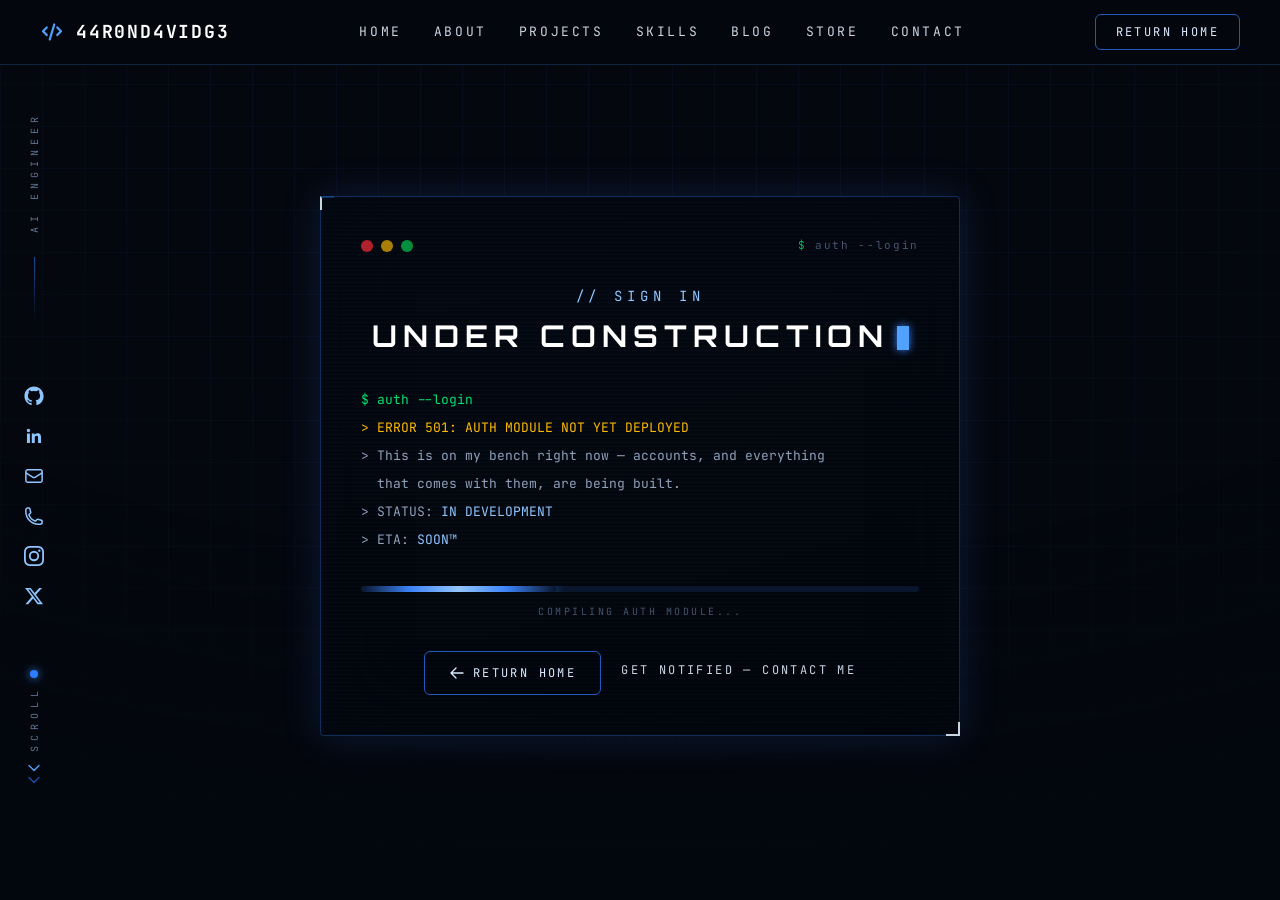
<file: signin.html>
<!DOCTYPE html>
<html lang="en">
<head>
<meta charset="UTF-8" />
<meta name="viewport" content="width=device-width, initial-scale=1.0" />
<title>Sign In — Aaron Davidge</title>
<meta name="description" content="Sign in to aarondavidge.com — coming soon. This module is under construction." />
<meta name="theme-color" content="#04070e" />
<meta property="og:type" content="website" />
<meta property="og:site_name" content="Aaron Davidge" />
<meta property="og:url" content="https://aarondavidge.com/signin.html" />
<meta property="og:title" content="Sign In — Aaron Davidge" />
<meta property="og:description" content="Sign in to aarondavidge.com — coming soon." />
<meta property="og:image" content="https://aarondavidge.com/card_image.jpg" />
<meta property="og:image:type" content="image/jpeg" />
<meta property="og:image:width" content="1600" />
<meta property="og:image:height" content="1127" />
<meta property="og:image:alt" content="Preview of aarondavidge.com — Aaron Davidge, AI engineer and security researcher" />
<meta name="twitter:card" content="summary_large_image" />
<meta name="twitter:site" content="@44r0nd4vidg3" />
<meta name="twitter:image" content="https://aarondavidge.com/card_image.jpg" />
<meta name="robots" content="noindex" />
<link rel="canonical" href="https://aarondavidge.com/signin.html" />
<link rel="icon" href="favicon.svg" type="image/svg+xml" />
<link rel="icon" href="favicon-32.png" sizes="32x32" type="image/png" />
<link rel="icon" href="favicon-16.png" sizes="16x16" type="image/png" />
<link rel="apple-touch-icon" href="apple-touch-icon.png" />
<link rel="stylesheet" href="tailwind.css" />
<link rel="preconnect" href="https://fonts.googleapis.com" />
<link rel="preconnect" href="https://fonts.gstatic.com" crossorigin />
<link href="https://fonts.googleapis.com/css2?family=JetBrains+Mono:wght@400;500;700;800&family=Orbitron:wght@700;900&display=swap" rel="stylesheet" />
<style>
  html { scroll-behavior: smooth; }
  body { background: #04070e; font-family: "JetBrains Mono", monospace; overflow-x: hidden; }

  .bg-grid {
    background-image:
      linear-gradient(rgba(59,130,246,.05) 1px, transparent 1px),
      linear-gradient(90deg, rgba(59,130,246,.05) 1px, transparent 1px);
    background-size: 42px 42px;
    mask-image: radial-gradient(ellipse 90% 80% at 50% 20%, black 40%, transparent 100%);
  }
  .vignette { background: radial-gradient(ellipse 120% 90% at 50% 0%, transparent 70%, rgba(4,7,14,.55) 100%); }

  .glow-btn { animation: btn-pulse 3.2s ease-in-out infinite; }
  @keyframes btn-pulse {
    0%, 100% { box-shadow: 0 0 14px rgba(59,130,246,.4), inset 0 0 12px rgba(59,130,246,.14); }
    50% { box-shadow: 0 0 26px rgba(96,165,250,.7), inset 0 0 18px rgba(59,130,246,.24); }
  }
  .glow-btn:hover { animation: none; box-shadow: 0 0 32px rgba(96,165,250,.85), inset 0 0 20px rgba(59,130,246,.3); }
  .neon-strong { animation: neon-pulse-strong 3.2s ease-in-out infinite; }
  @keyframes neon-pulse-strong {
    0%, 100% { filter: drop-shadow(0 0 4px rgba(96,165,250,1)) drop-shadow(0 0 12px rgba(59,130,246,.95)) drop-shadow(0 0 28px rgba(59,130,246,.7)); }
    50% { filter: drop-shadow(0 0 7px rgba(147,197,253,1)) drop-shadow(0 0 20px rgba(96,165,250,1)) drop-shadow(0 0 44px rgba(59,130,246,.85)); }
  }

  .term-section {
    background:
      repeating-linear-gradient(0deg, rgba(96,165,250,.03) 0 1px, transparent 1px 4px),
      linear-gradient(165deg, rgba(4,9,18,.94), rgba(2,5,11,.96));
    backdrop-filter: blur(8px);
    box-shadow: 0 0 40px rgba(59,130,246,.18), inset 0 0 80px rgba(3,8,16,.85);
  }
  .corner { position: relative; }
  .corner::before, .corner::after { content:""; position:absolute; width:14px; height:14px; border-color: rgba(96,165,250,.8); }
  .corner::before { top:-1px; left:-1px; border-top:2px solid; border-left:2px solid; border-top-color:inherit; }
  .corner::after { bottom:-1px; right:-1px; border-bottom:2px solid; border-right:2px solid; }

  @keyframes blink { 0%,49%{opacity:1} 50%,100%{opacity:0} }
  .cursor-blink { animation: blink 1s steps(1) infinite; }

  /* indeterminate construction progress bar */
  .build-bar { position: relative; overflow: hidden; height: 6px; background: rgba(11,24,48,.9); border-radius: 3px; }
  .build-bar::after {
    content: ""; position: absolute; top: 0; bottom: 0; width: 35%;
    background: linear-gradient(90deg, transparent, #3b82f6, #93c5fd, #3b82f6, transparent);
    border-radius: 3px; box-shadow: 0 0 12px rgba(59,130,246,.8);
    animation: build-sweep 2.2s ease-in-out infinite;
  }
  @keyframes build-sweep { 0% { left: -35%; } 100% { left: 100%; } }


  .icon-neon { animation: icon-pulse 3.2s ease-in-out infinite; }
  @keyframes icon-pulse {
    0%, 100% { filter: drop-shadow(0 0 3px rgba(59,130,246,.8)) drop-shadow(0 0 8px rgba(59,130,246,.4)); }
    50% { filter: drop-shadow(0 0 5px rgba(96,165,250,1)) drop-shadow(0 0 14px rgba(59,130,246,.6)); }
  }
  .vertical-label { writing-mode: vertical-rl; transform: rotate(180deg); letter-spacing: .5em; }

  @keyframes bob { 0%,100%{transform:translateY(0)} 50%{transform:translateY(6px)} }
  .bob { animation: bob 1.6s ease-in-out infinite; }
  .bob2 { animation: bob 1.6s ease-in-out .25s infinite; }

  ::selection { background: rgba(59,130,246,.4); }

  @media (prefers-reduced-motion: reduce) {
    *, *::before, *::after {
      animation-duration: .01ms !important;
      animation-iteration-count: 1 !important;
      transition-duration: .01ms !important;
    }
  }
</style>
<!-- Google Analytics 4 -->
<script async src="https://www.googletagmanager.com/gtag/js?id=G-Y1MDZZWH85"></script>
<script>
window.dataLayer = window.dataLayer || [];
function gtag(){dataLayer.push(arguments);}
gtag('js', new Date());
gtag('config', 'G-Y1MDZZWH85');
</script>
<!-- Meta Pixel (inactive until ID is set) -->
<script>
const META_PIXEL_ID = '2108918419982043';
if (META_PIXEL_ID) {
  !function(f,b,e,v,n,t,s){if(f.fbq)return;n=f.fbq=function(){n.callMethod?
  n.callMethod.apply(n,arguments):n.queue.push(arguments)};if(!f._fbq)f._fbq=n;
  n.push=n;n.loaded=!0;n.version='2.0';n.queue=[];t=b.createElement(e);t.async=!0;
  t.src=v;s=b.getElementsByTagName(e)[0];s.parentNode.insertBefore(t,s)}(window,
  document,'script','https://connect.facebook.net/en_US/fbevents.js');
  fbq('init', META_PIXEL_ID);
  fbq('track', 'PageView');
}
</script>
<noscript><img height="1" width="1" style="display:none" src="https://www.facebook.com/tr?id=2108918419982043&ev=PageView&noscript=1" /></noscript>
</head>
<body class="text-slate-300 antialiased">

<div class="fixed inset-0 bg-grid pointer-events-none"></div>
<div class="fixed inset-0 vignette pointer-events-none"></div>

<!-- ============ NAVBAR ============ -->
<header class="fixed top-0 inset-x-0 z-50 bg-[#04070e]/80 backdrop-blur-md border-b border-[#12233f]">
  <nav class="max-w-[1880px] mx-auto flex items-center justify-between px-6 lg:px-10 h-16">
    <a href="index.html" class="flex items-center gap-3 text-white font-bold tracking-widest text-lg">
      <svg class="w-6 h-6 text-blue-400" fill="none" stroke="currentColor" stroke-width="2.2" viewBox="0 0 24 24"><path stroke-linecap="round" stroke-linejoin="round" d="M6.75 7.5 3 11.25l3.75 3.75m10.5-7.5L21 11.25l-3.75 3.75M14.25 4.5l-4.5 15"/></svg>
      44R0ND4VIDG3
    </a>
    <ul class="hidden md:flex items-center gap-8 text-[13px] tracking-[0.2em] text-slate-300">
      <li><a href="index.html" class="hover:text-blue-400 transition-colors">HOME</a></li>
      <li><a href="index.html#about" class="hover:text-blue-400 transition-colors">ABOUT</a></li>
      <li><a href="index.html#projects" class="hover:text-blue-400 transition-colors">PROJECTS</a></li>
      <li><a href="index.html#skills" class="hover:text-blue-400 transition-colors">SKILLS</a></li>
      <li><a href="blog/" class="hover:text-blue-400 transition-colors">BLOG</a></li>
      <li><a href="https://store.aarondavidge.com" class="hover:text-blue-400 transition-colors">STORE</a></li>
      <li><a href="contact.html" class="hover:text-blue-400 transition-colors">CONTACT</a></li>
    </ul>
    <div class="flex items-center gap-4">
      <a href="index.html" class="glow-btn hidden sm:flex items-center gap-2 border border-blue-500/70 rounded-md px-5 py-2 text-[12px] tracking-[0.2em] text-blue-100 hover:text-white transition-all">RETURN HOME</a>
      <button id="menu-btn" type="button" aria-label="Toggle menu" class="md:hidden icon-neon text-blue-300 hover:text-white transition-colors cursor-pointer">
        <svg id="menu-icon-open" class="w-7 h-7" fill="none" stroke="currentColor" stroke-width="1.8" viewBox="0 0 24 24"><path stroke-linecap="round" stroke-linejoin="round" d="M3.75 6.75h16.5M3.75 12h16.5m-16.5 5.25h16.5"/></svg>
        <svg id="menu-icon-close" class="w-7 h-7 hidden" fill="none" stroke="currentColor" stroke-width="1.8" viewBox="0 0 24 24"><path stroke-linecap="round" stroke-linejoin="round" d="M6 18 18 6M6 6l12 12"/></svg>
      </button>
    </div>
  </nav>
  <!-- mobile menu -->
  <div id="mobile-menu" class="hidden md:hidden border-t border-[#12233f] bg-[#04070e]/95 backdrop-blur-md">
    <ul class="flex flex-col px-6 py-4 gap-4 text-[13px] tracking-[0.2em] text-slate-300">
      <li><a href="index.html" class="block py-1 hover:text-blue-400 transition-colors">HOME</a></li>
      <li><a href="index.html#about" class="block py-1 hover:text-blue-400 transition-colors">ABOUT</a></li>
      <li><a href="index.html#projects" class="block py-1 hover:text-blue-400 transition-colors">PROJECTS</a></li>
      <li><a href="index.html#skills" class="block py-1 hover:text-blue-400 transition-colors">SKILLS</a></li>
      <li><a href="blog/" class="block py-1 hover:text-blue-400 transition-colors">BLOG</a></li>
      <li><a href="https://store.aarondavidge.com" class="block py-1 hover:text-blue-400 transition-colors">STORE</a></li>
      <li><a href="contact.html" class="block py-1 hover:text-blue-400 transition-colors">CONTACT</a></li>
      <li><a href="signin.html" class="block py-1 text-blue-400">SIGN IN</a></li>
    </ul>
  </div>
</header>

<!-- mobile social bar (vertical rail replacement) -->
<div class="lg:hidden fixed bottom-0 inset-x-0 z-40 bg-[#04070e]/85 backdrop-blur-md border-t border-[#12233f] flex items-center justify-around py-3">
  <a href="https://github.com/44r0nd4vidg3" target="_blank" rel="noopener" aria-label="GitHub" class="icon-neon text-blue-300 hover:text-white transition-colors">
    <svg class="w-5 h-5" fill="currentColor" viewBox="0 0 24 24"><path d="M12 .5C5.65.5.5 5.65.5 12c0 5.08 3.29 9.39 7.86 10.91.58.11.79-.25.79-.56 0-.27-.01-1.17-.02-2.12-3.2.7-3.88-1.36-3.88-1.36-.52-1.33-1.28-1.68-1.28-1.68-1.04-.71.08-.7.08-.7 1.15.08 1.76 1.19 1.76 1.19 1.03 1.76 2.69 1.25 3.34.96.1-.75.4-1.25.72-1.54-2.55-.29-5.24-1.28-5.24-5.7 0-1.26.45-2.29 1.19-3.09-.12-.29-.52-1.46.11-3.05 0 0 .97-.31 3.17 1.18a11 11 0 0 1 5.78 0c2.2-1.49 3.17-1.18 3.17-1.18.63 1.59.23 2.76.11 3.05.74.8 1.19 1.83 1.19 3.09 0 4.43-2.7 5.4-5.27 5.69.41.35.78 1.05.78 2.12 0 1.53-.01 2.76-.01 3.14 0 .31.21.68.8.56A10.52 10.52 0 0 0 23.5 12C23.5 5.65 18.35.5 12 .5Z"/></svg>
  </a>
  <a href="https://www.linkedin.com/in/aarondavidge/" target="_blank" rel="noopener" aria-label="LinkedIn" class="icon-neon text-blue-300 hover:text-white transition-colors">
    <svg class="w-5 h-5" fill="currentColor" viewBox="0 0 24 24"><path d="M20.45 20.45h-3.55v-5.57c0-1.33-.03-3.04-1.85-3.04-1.86 0-2.14 1.45-2.14 2.94v5.67H9.35V9h3.41v1.56h.05c.47-.9 1.63-1.85 3.36-1.85 3.6 0 4.27 2.37 4.27 5.46v6.28ZM5.34 7.43a2.06 2.06 0 1 1 0-4.12 2.06 2.06 0 0 1 0 4.12ZM7.12 20.45H3.55V9h3.57v11.45Z"/></svg>
  </a>
  <a href="mailto:aaron@aarondavidge.com" aria-label="Email" class="icon-neon text-blue-300 hover:text-white transition-colors">
    <svg class="w-5 h-5" fill="none" stroke="currentColor" stroke-width="1.8" viewBox="0 0 24 24"><path stroke-linecap="round" stroke-linejoin="round" d="M21.75 6.75v10.5a2.25 2.25 0 0 1-2.25 2.25h-15a2.25 2.25 0 0 1-2.25-2.25V6.75m19.5 0A2.25 2.25 0 0 0 19.5 4.5h-15a2.25 2.25 0 0 0-2.25 2.25m19.5 0v.24a2.25 2.25 0 0 1-1.07 1.92l-7.5 4.62a2.25 2.25 0 0 1-2.36 0L3.32 8.91a2.25 2.25 0 0 1-1.07-1.92v-.24"/></svg>
  </a>
  <a href="tel:+15044703770" aria-label="Phone" class="icon-neon text-blue-300 hover:text-white transition-colors">
    <svg class="w-5 h-5" fill="none" stroke="currentColor" stroke-width="1.8" viewBox="0 0 24 24"><path stroke-linecap="round" stroke-linejoin="round" d="M2.25 6.75c0 8.284 6.716 15 15 15h2.25a2.25 2.25 0 0 0 2.25-2.25v-1.372c0-.516-.351-.966-.852-1.091l-4.423-1.106c-.44-.11-.902.055-1.173.417l-.97 1.293c-.282.376-.769.542-1.21.38a12.035 12.035 0 0 1-7.143-7.143c-.162-.441.004-.928.38-1.21l1.293-.97c.363-.271.527-.734.417-1.173L6.963 3.102a1.125 1.125 0 0 0-1.091-.852H4.5A2.25 2.25 0 0 0 2.25 4.5v2.25Z"/></svg>
  </a>
  <a href="https://www.instagram.com/aarondavidge.ai" target="_blank" rel="noopener" aria-label="Instagram" class="icon-neon text-blue-300 hover:text-white transition-colors">
    <svg class="w-5 h-5" fill="currentColor" viewBox="0 0 24 24"><path d="M12 2.16c3.2 0 3.58.01 4.85.07 1.17.05 1.8.25 2.23.41.56.22.96.48 1.38.9.42.42.68.82.9 1.38.16.42.36 1.06.41 2.23.06 1.27.07 1.65.07 4.85s-.01 3.58-.07 4.85c-.05 1.17-.25 1.8-.41 2.23-.22.56-.48.96-.9 1.38-.42.42-.82.68-1.38.9-.42.16-1.06.36-2.23.41-1.27.06-1.65.07-4.85.07s-3.58-.01-4.85-.07c-1.17-.05-1.8-.25-2.23-.41a3.72 3.72 0 0 1-1.38-.9 3.72 3.72 0 0 1-.9-1.38c-.16-.42-.36-1.06-.41-2.23-.06-1.27-.07-1.65-.07-4.85s.01-3.58.07-4.85c.05-1.17.25-1.8.41-2.23.22-.56.48-.96.9-1.38.42-.42.82-.68 1.38-.9.42-.16 1.06-.36 2.23-.41 1.27-.06 1.65-.07 4.85-.07M12 0C8.74 0 8.33.01 7.05.07 5.78.13 4.9.33 4.14.63a5.88 5.88 0 0 0-2.13 1.38A5.88 5.88 0 0 0 .63 4.14C.33 4.9.13 5.78.07 7.05.01 8.33 0 8.74 0 12s.01 3.67.07 4.95c.06 1.27.26 2.15.56 2.91.31.8.72 1.48 1.38 2.13a5.88 5.88 0 0 0 2.13 1.38c.76.3 1.64.5 2.91.56C8.33 23.99 8.74 24 12 24s3.67-.01 4.95-.07c1.27-.06 2.15-.26 2.91-.56a5.88 5.88 0 0 0 2.13-1.38 5.88 5.88 0 0 0 1.38-2.13c.3-.76.5-1.64.56-2.91.06-1.28.07-1.69.07-4.95s-.01-3.67-.07-4.95c-.06-1.27-.26-2.15-.56-2.91a5.88 5.88 0 0 0-1.38-2.13A5.88 5.88 0 0 0 19.86.63c-.76-.3-1.64-.5-2.91-.56C15.67.01 15.26 0 12 0Zm0 5.84A6.16 6.16 0 1 0 18.16 12 6.16 6.16 0 0 0 12 5.84Zm0 10.16A4 4 0 1 1 16 12a4 4 0 0 1-4 4Zm7.85-10.4a1.44 1.44 0 1 1-1.44-1.44 1.44 1.44 0 0 1 1.44 1.44Z"/></svg>
  </a>
  <a href="https://x.com/44r0nd4vidg3" target="_blank" rel="noopener" aria-label="X" class="icon-neon text-blue-300 hover:text-white transition-colors">
    <svg class="w-5 h-5" fill="currentColor" viewBox="0 0 24 24"><path d="M18.244 2.25h3.308l-7.227 8.26 8.502 11.24H16.17l-5.214-6.817L4.99 21.75H1.68l7.73-8.835L1.254 2.25H8.08l4.713 6.231 5.45-6.231Zm-1.161 17.52h1.833L7.084 4.126H5.117l11.966 15.644Z"/></svg>
  </a>
</div>

<!-- ============ LEFT RAIL ============ -->
<aside class="hidden lg:flex fixed left-6 top-0 bottom-0 z-40 flex-col items-center justify-between py-28 pointer-events-none">
  <div class="flex flex-col items-center gap-6">
    <span class="vertical-label text-[10px] text-slate-500 tracking-[0.5em]">AI ENGINEER</span>
    <span class="w-px h-16 bg-gradient-to-b from-blue-500/60 to-transparent"></span>
  </div>
  <div class="flex flex-col items-center gap-5 pointer-events-auto">
    <a href="https://github.com/44r0nd4vidg3" target="_blank" rel="noopener" aria-label="GitHub" class="icon-neon text-blue-300 hover:text-white transition-colors">
      <svg class="w-5 h-5" fill="currentColor" viewBox="0 0 24 24"><path d="M12 .5C5.65.5.5 5.65.5 12c0 5.08 3.29 9.39 7.86 10.91.58.11.79-.25.79-.56 0-.27-.01-1.17-.02-2.12-3.2.7-3.88-1.36-3.88-1.36-.52-1.33-1.28-1.68-1.28-1.68-1.04-.71.08-.7.08-.7 1.15.08 1.76 1.19 1.76 1.19 1.03 1.76 2.69 1.25 3.34.96.1-.75.4-1.25.72-1.54-2.55-.29-5.24-1.28-5.24-5.7 0-1.26.45-2.29 1.19-3.09-.12-.29-.52-1.46.11-3.05 0 0 .97-.31 3.17 1.18a11 11 0 0 1 5.78 0c2.2-1.49 3.17-1.18 3.17-1.18.63 1.59.23 2.76.11 3.05.74.8 1.19 1.83 1.19 3.09 0 4.43-2.7 5.4-5.27 5.69.41.35.78 1.05.78 2.12 0 1.53-.01 2.76-.01 3.14 0 .31.21.68.8.56A10.52 10.52 0 0 0 23.5 12C23.5 5.65 18.35.5 12 .5Z"/></svg>
    </a>
    <a href="https://www.linkedin.com/in/aarondavidge/" target="_blank" rel="noopener" aria-label="LinkedIn" class="icon-neon text-blue-300 hover:text-white transition-colors">
      <svg class="w-5 h-5" fill="currentColor" viewBox="0 0 24 24"><path d="M20.45 20.45h-3.55v-5.57c0-1.33-.03-3.04-1.85-3.04-1.86 0-2.14 1.45-2.14 2.94v5.67H9.35V9h3.41v1.56h.05c.47-.9 1.63-1.85 3.36-1.85 3.6 0 4.27 2.37 4.27 5.46v6.28ZM5.34 7.43a2.06 2.06 0 1 1 0-4.12 2.06 2.06 0 0 1 0 4.12ZM7.12 20.45H3.55V9h3.57v11.45Z"/></svg>
    </a>
    <a href="mailto:aaron@aarondavidge.com" aria-label="Email" class="icon-neon text-blue-300 hover:text-white transition-colors">
      <svg class="w-5 h-5" fill="none" stroke="currentColor" stroke-width="1.8" viewBox="0 0 24 24"><path stroke-linecap="round" stroke-linejoin="round" d="M21.75 6.75v10.5a2.25 2.25 0 0 1-2.25 2.25h-15a2.25 2.25 0 0 1-2.25-2.25V6.75m19.5 0A2.25 2.25 0 0 0 19.5 4.5h-15a2.25 2.25 0 0 0-2.25 2.25m19.5 0v.24a2.25 2.25 0 0 1-1.07 1.92l-7.5 4.62a2.25 2.25 0 0 1-2.36 0L3.32 8.91a2.25 2.25 0 0 1-1.07-1.92v-.24"/></svg>
    </a>
    <a href="tel:+15044703770" aria-label="Phone" class="icon-neon text-blue-300 hover:text-white transition-colors">
      <svg class="w-5 h-5" fill="none" stroke="currentColor" stroke-width="1.8" viewBox="0 0 24 24"><path stroke-linecap="round" stroke-linejoin="round" d="M2.25 6.75c0 8.284 6.716 15 15 15h2.25a2.25 2.25 0 0 0 2.25-2.25v-1.372c0-.516-.351-.966-.852-1.091l-4.423-1.106c-.44-.11-.902.055-1.173.417l-.97 1.293c-.282.376-.769.542-1.21.38a12.035 12.035 0 0 1-7.143-7.143c-.162-.441.004-.928.38-1.21l1.293-.97c.363-.271.527-.734.417-1.173L6.963 3.102a1.125 1.125 0 0 0-1.091-.852H4.5A2.25 2.25 0 0 0 2.25 4.5v2.25Z"/></svg>
    </a>
    <a href="https://www.instagram.com/aarondavidge.ai" target="_blank" rel="noopener" aria-label="Instagram" class="icon-neon text-blue-300 hover:text-white transition-colors">
      <svg class="w-5 h-5" fill="currentColor" viewBox="0 0 24 24"><path d="M12 2.16c3.2 0 3.58.01 4.85.07 1.17.05 1.8.25 2.23.41.56.22.96.48 1.38.9.42.42.68.82.9 1.38.16.42.36 1.06.41 2.23.06 1.27.07 1.65.07 4.85s-.01 3.58-.07 4.85c-.05 1.17-.25 1.8-.41 2.23-.22.56-.48.96-.9 1.38-.42.42-.82.68-1.38.9-.42.16-1.06.36-2.23.41-1.27.06-1.65.07-4.85.07s-3.58-.01-4.85-.07c-1.17-.05-1.8-.25-2.23-.41a3.72 3.72 0 0 1-1.38-.9 3.72 3.72 0 0 1-.9-1.38c-.16-.42-.36-1.06-.41-2.23-.06-1.27-.07-1.65-.07-4.85s.01-3.58.07-4.85c.05-1.17.25-1.8.41-2.23.22-.56.48-.96.9-1.38.42-.42.82-.68 1.38-.9.42-.16 1.06-.36 2.23-.41 1.27-.06 1.65-.07 4.85-.07M12 0C8.74 0 8.33.01 7.05.07 5.78.13 4.9.33 4.14.63a5.88 5.88 0 0 0-2.13 1.38A5.88 5.88 0 0 0 .63 4.14C.33 4.9.13 5.78.07 7.05.01 8.33 0 8.74 0 12s.01 3.67.07 4.95c.06 1.27.26 2.15.56 2.91.31.8.72 1.48 1.38 2.13a5.88 5.88 0 0 0 2.13 1.38c.76.3 1.64.5 2.91.56C8.33 23.99 8.74 24 12 24s3.67-.01 4.95-.07c1.27-.06 2.15-.26 2.91-.56a5.88 5.88 0 0 0 2.13-1.38 5.88 5.88 0 0 0 1.38-2.13c.3-.76.5-1.64.56-2.91.06-1.28.07-1.69.07-4.95s-.01-3.67-.07-4.95c-.06-1.27-.26-2.15-.56-2.91a5.88 5.88 0 0 0-1.38-2.13A5.88 5.88 0 0 0 19.86.63c-.76-.3-1.64-.5-2.91-.56C15.67.01 15.26 0 12 0Zm0 5.84A6.16 6.16 0 1 0 18.16 12 6.16 6.16 0 0 0 12 5.84Zm0 10.16A4 4 0 1 1 16 12a4 4 0 0 1-4 4Zm7.85-10.4a1.44 1.44 0 1 1-1.44-1.44 1.44 1.44 0 0 1 1.44 1.44Z"/></svg>
    </a>
    <a href="https://x.com/44r0nd4vidg3" target="_blank" rel="noopener" aria-label="X" class="icon-neon text-blue-300 hover:text-white transition-colors">
      <svg class="w-5 h-5" fill="currentColor" viewBox="0 0 24 24"><path d="M18.244 2.25h3.308l-7.227 8.26 8.502 11.24H16.17l-5.214-6.817L4.99 21.75H1.68l7.73-8.835L1.254 2.25H8.08l4.713 6.231 5.45-6.231Zm-1.161 17.52h1.833L7.084 4.126H5.117l11.966 15.644Z"/></svg>
    </a>
  </div>
  <div class="flex flex-col items-center gap-2">
    <span class="w-2 h-2 rounded-full bg-blue-500 shadow-[0_0_8px_#3b82f6]"></span>
    <span class="vertical-label text-[10px] text-slate-500">SCROLL</span>
    <svg class="w-4 h-4 text-blue-400 bob" fill="none" stroke="currentColor" stroke-width="2" viewBox="0 0 24 24"><path stroke-linecap="round" stroke-linejoin="round" d="m19.5 8.25-7.5 7.5-7.5-7.5"/></svg>
    <svg class="w-4 h-4 text-blue-500/60 bob2 -mt-3" fill="none" stroke="currentColor" stroke-width="2" viewBox="0 0 24 24"><path stroke-linecap="round" stroke-linejoin="round" d="m19.5 8.25-7.5 7.5-7.5-7.5"/></svg>
  </div>
</aside>

<!-- ============ COMING SOON ============ -->
<main class="relative z-10 max-w-[1880px] mx-auto px-6 md:px-10 lg:px-20 pt-32 pb-24 min-h-screen flex items-center justify-center">
  <div class="term-section corner border border-blue-500/30 rounded-sm p-6 lg:p-10 max-w-[640px] w-full">
    <div class="flex items-center justify-between mb-8">
      <div class="flex gap-2">
        <span class="w-3 h-3 rounded-full bg-red-500/70"></span>
        <span class="w-3 h-3 rounded-full bg-yellow-500/70"></span>
        <span class="w-3 h-3 rounded-full bg-green-500/70"></span>
      </div>
      <p class="text-[11px] tracking-[0.15em] text-slate-600 font-mono"><span class="text-green-400/80">$</span> auth --login</p>
    </div>

    <p class="neon-strong text-center text-blue-300 text-sm tracking-[0.35em] mb-3">// SIGN IN</p>
    <h1 class="text-center font-display text-white text-2xl lg:text-3xl tracking-[0.2em] font-bold mb-8">UNDER CONSTRUCTION<span class="cursor-blink inline-block w-3 h-6 bg-blue-400 shadow-[0_0_8px_#3b82f6] ml-2 align-middle"></span></h1>

    <div class="font-mono text-[13px] leading-7 mb-8">
      <p class="text-green-400">$ auth --login</p>
      <p class="text-amber-400">&gt; ERROR 501: AUTH MODULE NOT YET DEPLOYED</p>
      <p class="text-slate-400">&gt; This is on my bench right now — accounts, and everything</p>
      <p class="text-slate-400">&nbsp;&nbsp;that comes with them, are being built.</p>
      <p class="text-slate-400">&gt; STATUS: <span class="text-blue-300">IN DEVELOPMENT</span></p>
      <p class="text-slate-400">&gt; ETA: <span class="text-blue-300">SOON&trade;</span></p>
    </div>

    <div class="build-bar mb-3"></div>
    <p class="text-[10px] tracking-[0.25em] text-slate-600 text-center mb-8">COMPILING AUTH MODULE...</p>

    <div class="flex flex-col sm:flex-row items-center justify-center gap-5">
      <a href="index.html" class="glow-btn inline-flex items-center justify-center gap-2 border border-blue-500/70 rounded-md px-6 py-3 text-[12px] tracking-[0.2em] text-blue-100 hover:text-white transition-all">
        <svg class="w-4 h-4" fill="none" stroke="currentColor" stroke-width="2" viewBox="0 0 24 24"><path stroke-linecap="round" stroke-linejoin="round" d="M10.5 19.5 3 12m0 0 7.5-7.5M3 12h18"/></svg>
        RETURN HOME
      </a>
      <a href="contact.html" class="text-[12px] tracking-[0.2em] text-slate-300 hover:text-blue-400 transition-colors border-b border-transparent hover:border-blue-400 pb-1">GET NOTIFIED — CONTACT ME</a>
    </div>
  </div>
</main>

<script>
/* ---------- mobile menu toggle ---------- */
const menuBtn = document.getElementById('menu-btn');
const mobileMenu = document.getElementById('mobile-menu');
const menuOpen = document.getElementById('menu-icon-open');
const menuClose = document.getElementById('menu-icon-close');
menuBtn.addEventListener('click', () => {
  mobileMenu.classList.toggle('hidden');
  menuOpen.classList.toggle('hidden');
  menuClose.classList.toggle('hidden');
});
mobileMenu.querySelectorAll('a').forEach(a => a.addEventListener('click', () => {
  mobileMenu.classList.add('hidden');
  menuOpen.classList.remove('hidden');
  menuClose.classList.add('hidden');
}));
</script>
</body>
</html>
</file>
